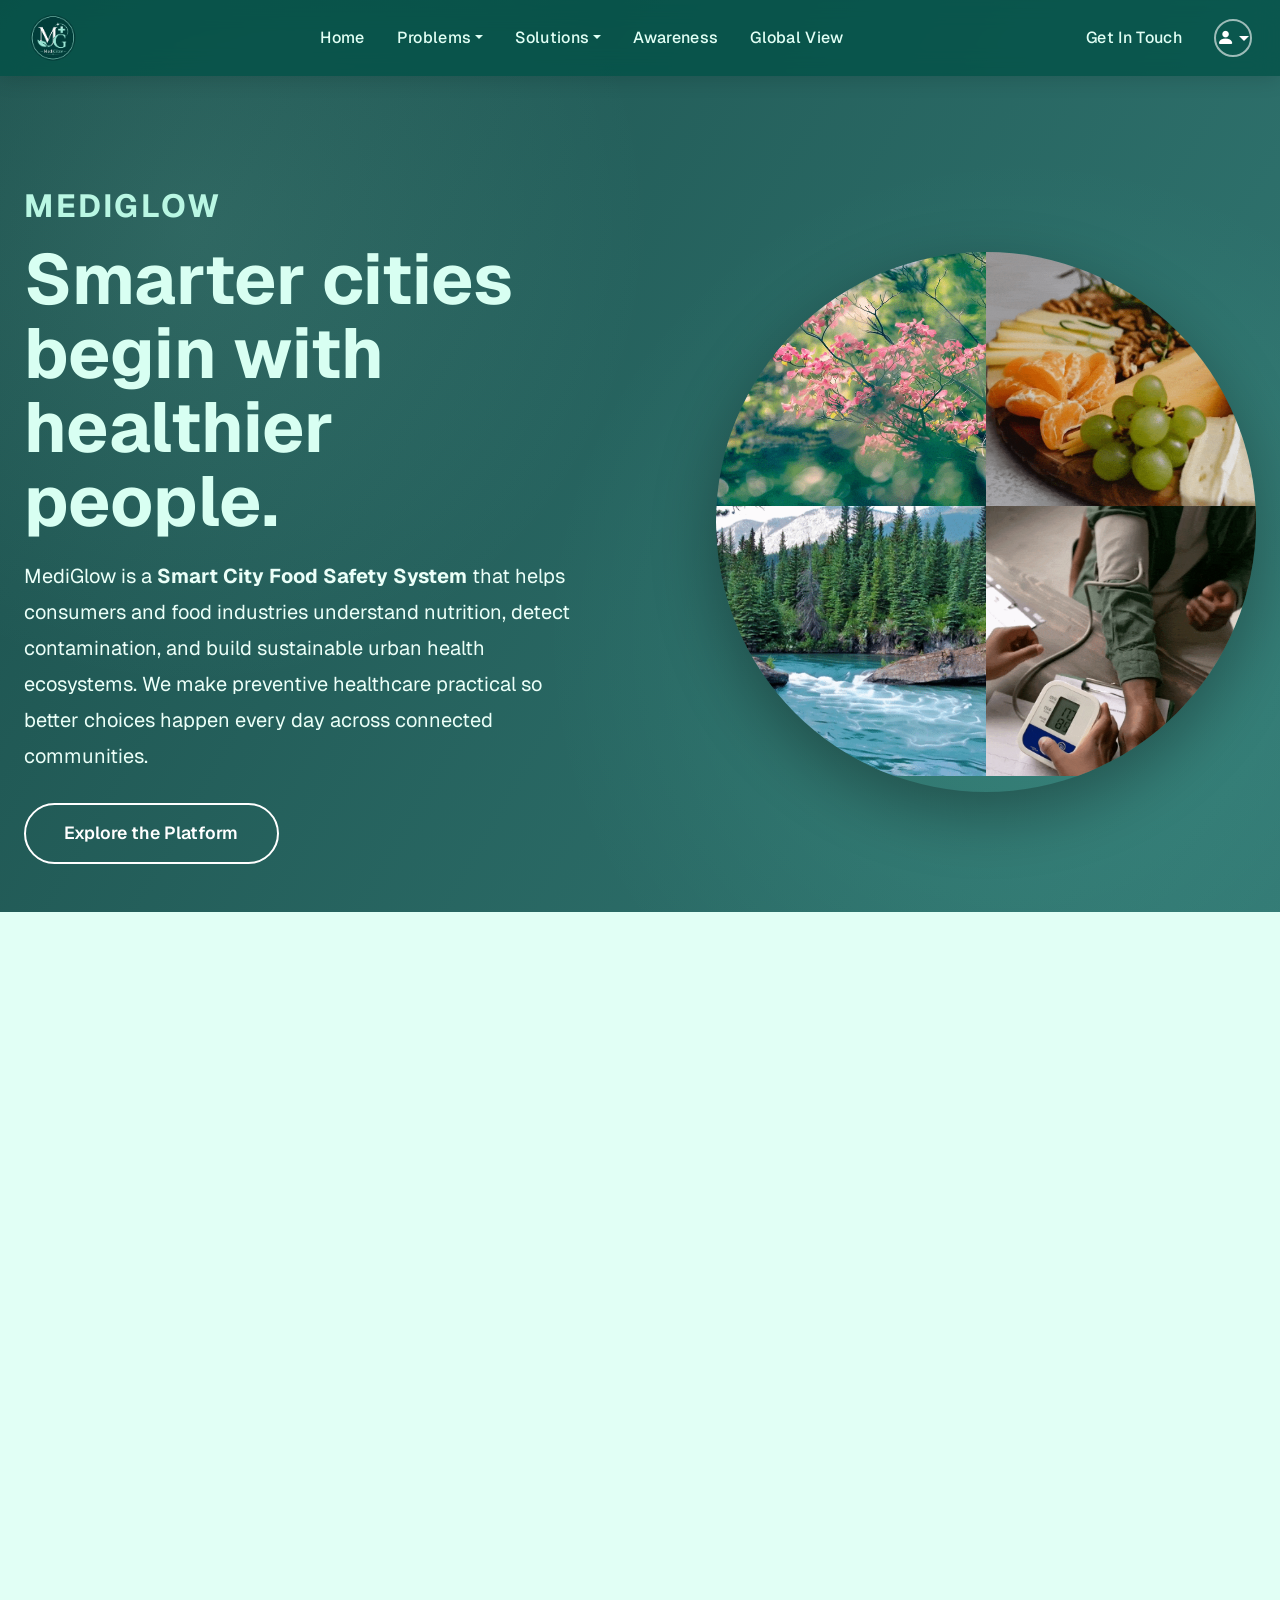
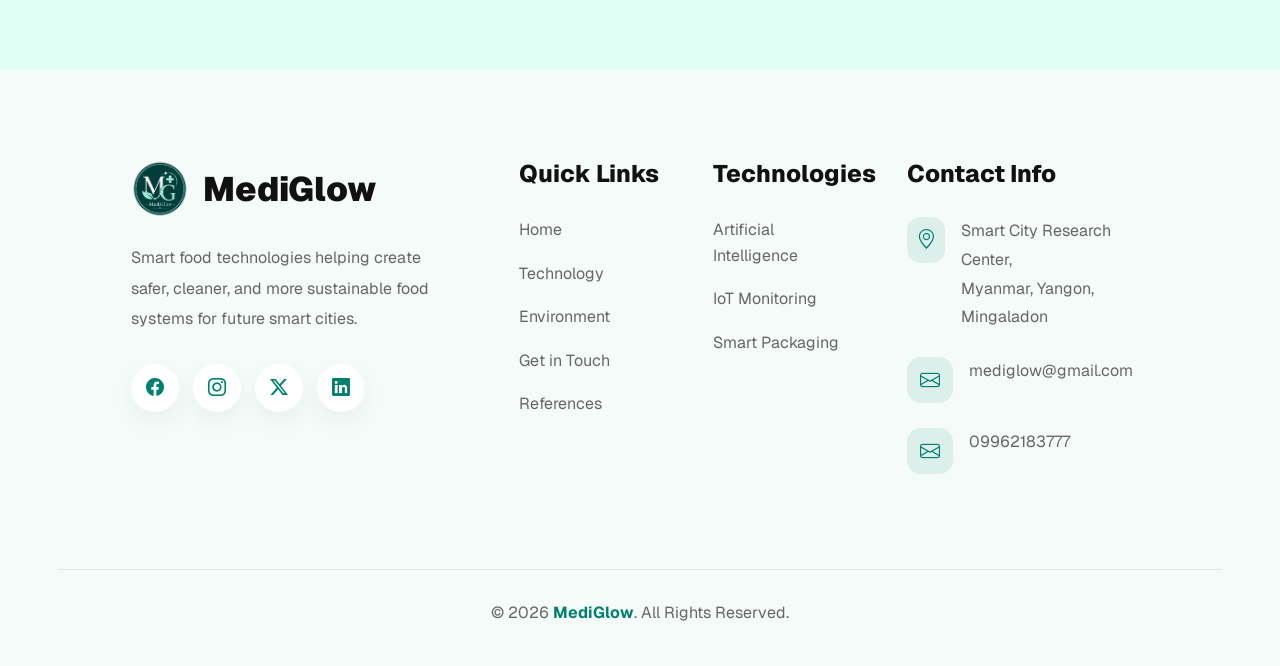
<file: index.html>
<!DOCTYPE html>
<html lang="en">
<head>
    <meta charset="UTF-8">
    <meta name="viewport" content="width=device-width, initial-scale=1.0, viewport-fit=cover">
    <title>MediGlow | Smart City Food Safety & Urban Health Platform</title>

    <!-- Favicon -->
    <link rel="icon" type="image/png" href="imgs/logo.png">

    <!-- Fonts -->
    <link href="https://fonts.googleapis.com/css2?family=Geist:wght@100..900&family=Poppins:wght@300;400;500;600;700;800&display=swap" rel="stylesheet">

    <!-- Bootstrap 5 CSS -->
    <link href="https://cdn.jsdelivr.net/npm/bootstrap@5.3.8/dist/css/bootstrap.min.css" rel="stylesheet">
    <link href="https://cdn.jsdelivr.net/npm/bootstrap-icons@1.13.1/font/bootstrap-icons.min.css" rel="stylesheet">

    <!-- AOS Animation Library -->
    <link href="https://unpkg.com/aos@2.3.1/dist/aos.css" rel="stylesheet">

    <!-- External CSS Files -->
    <link rel="stylesheet" href="css/base.css">
    <link rel="stylesheet" href="css/layout.css">
    <link rel="stylesheet" href="css/components.css">
    <link rel="stylesheet" href="css/pages.css">
    <link rel="stylesheet" href="css/footer.css">
    <style>
        html, body {
            overflow-x: hidden;
        }
    </style>
</head>
<body>

    <!-- Auth radio controls (CSS-only state management) -->
    <input type="radio" name="auth-state" id="auth-guest" hidden checked>
    <input type="radio" name="auth-state" id="auth-logged" hidden>
    <input type="radio" name="auth-panel" id="auth-form-fill" hidden checked>
    <input type="radio" name="auth-panel" id="auth-link-fill" hidden>

    <!-- ═══════════════ NAVBAR ═══════════════ -->
    <header>
        <nav class="navbar navbar-expand-lg" aria-label="Main navigation">
            <div class="container-fluid">
                <a href="#page-home" class="navbar-brand ms-lg-3" aria-label="MediGlow Home">
                    <img src="imgs/logo.png" alt="MediGlow logo - Smart City Food Safety" width="50" height="50">
                </a>
                <button type="button" class="navbar-toggler me-2" data-bs-toggle="offcanvas" data-bs-target="#offcanvas_nav" aria-controls="offcanvas_nav" aria-expanded="false" aria-label="Toggle navigation menu">
                    <span class="navbar-toggler-icon"></span>
                </button>

                <div class="collapse navbar-collapse" id="nav_id">
                    <ul class="navbar-nav mx-auto" role="menubar">
                        <li class="nav-item" role="none"><a class="nav-link nav_link_color" href="#page-home" role="menuitem">Home</a></li>
                        <li class="nav-item dropdown" role="none">
                            <a href="#" class="nav-link nav_link_color dropdown-toggle" data-bs-toggle="dropdown" role="menuitem" aria-haspopup="true" aria-expanded="false">Problems</a>
                            <ul class="dropdown-menu dropdown_menu_for_nav_items">
                                <li>
                                    <div class="row g-1">
                                        <div class="col-md-6"><a class="dropdown-item" href="consumer.html"><div class="row g-0 align-items-center"><div class="col-3 text-center dropdown_text_icon_box"><i class="bi bi-bandaid-fill" aria-hidden="true"></i></div><div class="col-9 dropdown_text_section ps-2"><h6>Consumers</h6><p>Health issues</p></div></div></a></div>
                                        <div class="col-md-6"><a class="dropdown-item" href="food_challenges_page.html"><div class="row g-0 align-items-center"><div class="col-3 text-center dropdown_text_icon_box"><i class="bi bi-fork-knife" aria-hidden="true"></i></div><div class="col-9 dropdown_text_section ps-2"><h6>Unsafe Food</h6><p>Food safety risks</p></div></div></a></div>
                                    </div>
                                </li>
                                <li>
                                    <div class="row g-1 mt-1">
                                        <div class="col-md-6"><a class="dropdown-item" href="#page-industry"><div class="row g-0 align-items-center"><div class="col-3 text-center dropdown_text_icon_box"><i class="bi bi-exclamation-triangle-fill" aria-hidden="true"></i></div><div class="col-9 dropdown_text_section ps-2"><h6>Industry</h6><p>Environmental impact</p></div></div></a></div>
                                        <div class="col-md-6"><a class="dropdown-item" href="environment.html"><div class="row g-0 align-items-center"><div class="col-3 text-center dropdown_text_icon_box"><i class="bi bi-tree-fill" aria-hidden="true"></i></div><div class="col-9 dropdown_text_section ps-2"><h6>Environment</h6><p>Pollution impact</p></div></div></a></div>
                                    </div>
                                </li>
                            </ul>
                        </li>
                        <li class="nav-item dropdown" role="none">
                            <a href="#" class="nav-link nav_link_color dropdown-toggle" data-bs-toggle="dropdown" role="menuitem" aria-haspopup="true" aria-expanded="false">Solutions</a>
                            <ul class="dropdown-menu dropdown_menu_for_nav_items">
                                <li>
                                    <div class="row g-1">
                                        <div class="col-md-6"><a class="dropdown-item" href="ai_detection.html"><div class="row g-0 align-items-center"><div class="col-3 text-center dropdown_text_icon_box"><i class="bi bi-search" aria-hidden="true"></i></div><div class="col-9 dropdown_text_section ps-2"><h6>AI Detection</h6><p>Smart scanning</p></div></div></a></div>
                                        <div class="col-md-6"><a class="dropdown-item" href="index.html#page-smart-packaging"><div class="row g-0 align-items-center"><div class="col-3 text-center dropdown_text_icon_box"><i class="bi bi-box-seam-fill" aria-hidden="true"></i></div><div class="col-9 dropdown_text_section ps-2"><h6>Smart Packaging</h6><p>Freshness tracking</p></div></div></a></div>
                                        <div class="col-md-6"><a class="dropdown-item" href="modern_technology.html"><div class="row g-0 align-items-center"><div class="col-3 text-center dropdown_text_icon_box"><i class="bi bi-cpu" aria-hidden="true"></i></div><div class="col-9 dropdown_text_section ps-2"><h6>Modern Technology</h6><p>Sensers & apps</p></div></div></a></div>
                                    </div>
                                </li>
                            </ul>
                        </li>
                        <li class="nav-item" role="none"><a class="nav-link nav_link_color" href="#page-awareness" role="menuitem">Awareness</a></li>
                        <li class="nav-item" role="none"><a class="nav-link nav_link_color" href="#page-global" role="menuitem">Global View</a></li>
                    </ul>
                    <ul class="navbar-nav me-lg-3" role="menubar">
                        <li class="nav-item" role="none"><a class="nav-link nav_link_color" href="#page-about" role="menuitem">Get In Touch</a></li>
                    </ul>

                    <!-- Logged-in user dropdown (large screens) -->
                    <div class="auth-user dropdown logged_in_lg me-lg-4">
                        <a href="#" class="d-flex align-items-center nav-link dropdown-toggle" data-bs-toggle="dropdown" aria-haspopup="true" aria-expanded="false" aria-label="User menu">
                            <span class="rounded-circle bg-secondary d-flex align-items-center justify-content-center text-white" style="width:32px;height:32px;font-size:0.8rem;" aria-hidden="true">A</span>
                        </a>
                        <ul class="dropdown-menu dropdown-menu-end dropdown_menu_for_profile">
                            <li class="px-3 py-2"><div style="font-weight:600;">Anonymous</div></li>
                            <li><hr class="dropdown-divider"></li>
                            <li><a class="dropdown-item" href="#">Profile</a></li>
                            <li><label for="auth-guest" class="dropdown-item text-danger" style="cursor:pointer;">Logout</label></li>
                        </ul>
                    </div>

                    <!-- Guest login button (large screens) -->
                    <div class="dropdown logged_out d-none d-lg-flex pe-lg-3">
                        <a href="#" class="nav-user-icon-btn dropdown-toggle" data-bs-toggle="dropdown" aria-haspopup="true" aria-expanded="false" aria-label="Login or sign up">
                            <i class="bi bi-person-fill" aria-hidden="true"></i>
                        </a>
                        <ul class="dropdown-menu dropdown-menu-end dropdown_menu_for_profile">
                            <li><a class="dropdown-item" href="#modal_login" data-bs-toggle="modal">Login</a></li>
                            <li><a class="dropdown-item" href="#modal_register" data-bs-toggle="modal">Sign Up</a></li>
                        </ul>
                    </div>
                </div>

                <!-- Offcanvas mobile menu -->
                <div class="offcanvas offcanva_for_small_devices offcanvas-end d-lg-none" id="offcanvas_nav" tabindex="-1" aria-label="Mobile navigation menu">
                    <div class="offcanvas-header offcanva_header_for_navbar">
                        <a href="#page-home" class="navbar-brand"><img src="imgs/logo.png" height="32" alt="MediGlow"></a>
                        <button type="button" class="btn-close btn-close-white pe-4" data-bs-dismiss="offcanvas" aria-label="Close menu"></button>
                    </div>
                    <div class="offcanvas-body px-4 pt-3">
                        <div class="logged_in_sm justify-content-center mb-3">
                            <div class="dropdown">
                                <a href="#" class="d-flex align-items-center nav-link dropdown-toggle" data-bs-toggle="dropdown" aria-label="User menu"><span class="rounded-circle bg-secondary d-flex align-items-center justify-content-center text-white" style="width:32px;height:32px;">A</span></a>
                                <ul class="dropdown-menu dropdown-menu-end dropdown_menu_for_profile">
                                    <li class="px-3 py-2"><div>Anonymous</div></li>
                                    <li><hr class="dropdown-divider"></li>
                                    <li><a class="dropdown-item" href="#">Profile</a></li>
                                    <li><label for="auth-guest" class="dropdown-item text-danger">Logout</label></li>
                                </ul>
                            </div>
                        </div>
                        <ul class="navbar-nav">
                            <li class="nav-item mt-2"><a class="nav-link nav_link_color" href="index.html">Home</a></li>
                            <li class="nav-item mt-2"><a class="nav-link nav_link_color" href="index.html#page-awareness">Awareness</a></li>
                            <li class="nav-item mt-2"><a class="nav-link nav_link_color" href="index.html#page-global">Global View</a></li>
                            <li class="nav-item mt-2"><a class="nav-link nav_link_color" href="consumer.html" >Consumers</a></li>
                            <li class="nav-item mt-2"><a class="nav-link nav_link_color" href="food_challenges_page.html" >Unsafe Food</a></li>
                            <li class="nav-item mt-2"><a class="nav-link nav_link_color" href="environment.html" >Environment</a></li>
                            <li class="nav-item mt-2"><a class="nav-link nav_link_color" href="ai_detection.html">AI Detection</a></li>
                            <li class="nav-item mt-2"><a class="nav-link nav_link_color" href="index.html#page-industry" >Industry Impact</a></li>
                            <li class="nav-item mt-2"><a class="nav-link nav_link_color" href="index.html#page-smart-packaging">Smart Packaging</a></li>
                            <li class="nav-item mt-2"><a class="nav-link nav_link_color" href="modern_technology.html" >Modern Technology</a></li>
                            <li class="nav-item mt-2"><a class="nav-link nav_link_color" href="index.html#page-about">About Us</a></li>
                        </ul>
                        <hr style="border-color:rgba(255,255,255,0.3);">
                        <div class="d-flex justify-content-center logged_out gap-3">
                            <a href="#modal_login_sm" data-bs-toggle="modal" class="btn btn-outline-light btn-sm">Login</a>
                            <a href="#modal_register_sm" data-bs-toggle="modal" class="btn btn-light btn-sm">Sign Up</a>
                        </div>
                    </div>
                </div>
            </div>
        </nav>
    </header>

    <!-- ═══════════════ PAGE: HOME ═══════════════ -->
    <main class="page-content" id="page-home">
        <!-- Hero Section -->
        <section class="hero" aria-labelledby="hero-heading">
            <div class="hero-inner">
                <div>
                    <p class="brand">MediGlow</p>
                    <h1 class="hero-title" id="hero-heading">Smarter cities begin with healthier people.</h1>
                    <p class="hero-copy">MediGlow is a <strong>Smart City Food Safety System</strong> that helps consumers and food industries understand nutrition, detect contamination, and build sustainable urban health ecosystems. We make preventive healthcare practical so better choices happen every day across connected communities.</p>
                    <a href="#problem-section" class="hero-btn">Explore the Platform</a>
                </div>
                <div class="circle-gallery" aria-label="Food safety and community wellness image collage">
                    <figure class="quarter tl"><img src="gifs/gif1.gif" alt="Fresh healthy produce being inspected" loading="lazy"></figure>
                    <figure class="quarter tr"><img src="gifs/gif2.gif" alt="Community wellness and healthcare" loading="lazy"></figure>
                    <figure class="quarter bl"><img src="gifs/gif3.gif" alt="Food safety quality check process" loading="lazy"></figure>
                    <figure class="quarter br"><img src="gifs/gif4.gif" alt="Urban community health monitoring" loading="lazy"></figure>
                </div>
            </div>
        </section>

        <!-- Problem Section -->
        <section id="problem-section" aria-labelledby="problem-heading">
            <div class="container" style="margin-top:5rem;">
                <div class="row g-4">
                    <h2 class="section-title" id="problem-heading" data-aos="fade-up">Urban Food Safety Challenges</h2>
                    <div class="col-md-6" data-aos="fade-right" data-aos-delay="100">
                        <article class="card-primary p-3 h-100">
                            <div class="row align-items-center g-3">
                                <div class="col-auto"><img src="unsafe_food.png" class="problem_img" alt="Unsafe food warning symbol" loading="lazy"></div>
                                <div class="col"><h5 class="fw-bold">Unsafe Food in Cities</h5><p>Urban food supply chains often contain unsafe chemicals, artificial colors, or poor-quality ingredients that threaten public health.</p><a href="#" class="problem_link">Learn More</a></div>
                            </div>
                        </article>
                    </div>
                    <div class="col-md-6" data-aos="fade-left" data-aos-delay="150">
                        <article class="card-primary p-3 h-100">
                            <div class="row align-items-center g-3">
                                <div class="col-auto"><img src="imgs/food_awareness.png" class="problem_img" alt="Food awareness education icon" loading="lazy"></div>
                                <div class="col"><h5 class="fw-bold">Low Citizen Awareness</h5><p>Many urban residents lack knowledge about nutrition labels, food safety standards, and healthy eating practices.</p><a href="#" class="problem_link">Learn More</a></div>
                            </div>
                        </article>
                    </div>
                    <div class="col-md-6" data-aos="fade-right" data-aos-delay="200">
                        <article class="card-primary p-3 h-100">
                            <div class="row align-items-center g-3">
                                <div class="col-auto"><img src="imgs/industries_practices.png" class="problem_img" alt="Industrial food processing" loading="lazy"></div>
                                <div class="col"><h5 class="fw-bold">Poor Industry Practices</h5><p>Urban food producers and vendors often bypass safety standards during processing, storage, and distribution.</p><a href="#" class="problem_link">Learn More</a></div>
                            </div>
                        </article>
                    </div>
                    <div class="col-md-6" data-aos="fade-left" data-aos-delay="250">
                        <article class="card-primary p-3 h-100">
                            <div class="row align-items-center g-3">
                                <div class="col-auto"><img src="imgs/environmental_impact.png" class="problem_img" alt="Environmental pollution impact" loading="lazy"></div>
                                <div class="col"><h5 class="fw-bold">Environmental Impact</h5><p>Chemical waste from urban food industries pollutes water, soil, and air — degrading the city ecosystem.</p><a href="#" class="problem_link">Learn More</a></div>
                            </div>
                        </article>
                    </div>
                </div>
            </div>
        </section>

        <!-- Why It Matters -->
        <section aria-labelledby="matters-heading">
            <div class="container">
                <div class="row g-5 mt-5">
                    <h2 class="section-title" id="matters-heading" data-aos="fade-up">Why It Matters for Urban Communities</h2>
                    <div class="col-lg-4 col-md-6 d-flex" data-aos="zoom-in" data-aos-delay="100">
                        <article class="card-secondary w-100"><h5 class="text-center">Public Health</h5><p class="mt-3">Unsafe food leads to increased disease burden on city healthcare systems, weakened immunity, and long-term chronic conditions.</p></article>
                    </div>
                    <div class="col-lg-4 col-md-6 d-flex" data-aos="zoom-in" data-aos-delay="200">
                        <article class="card-secondary w-100"><h5 class="text-center">Industrial Responsibility</h5><p class="mt-3">Poor urban food standards affect entire neighborhoods. Smart monitoring holds industries accountable.</p></article>
                    </div>
                    <div class="col-lg-4 col-md-6 d-flex" data-aos="zoom-in" data-aos-delay="300">
                        <article class="card-secondary w-100"><h5 class="text-center">City Sustainability</h5><p class="mt-3">Food waste and chemical runoff pollute urban water sources and green spaces, undermining sustainability goals.</p></article>
                    </div>
                </div>
            </div>
        </section>

        <!-- Smart Solutions -->
        <section id="solutions-section" aria-labelledby="solutions-heading">
            <div class="container mt-5">
                <div class="row g-5 justify-content-center">
                    <h2 class="section-title" id="solutions-heading" data-aos="fade-up">Smart City Solutions</h2>
                    <div class="col-lg-4 col-md-6 mt-5" data-aos="flip-left" data-aos-delay="100">
                        <article class="card-solution">
                            <div class="solution_icon"><i class="bi bi-search" aria-hidden="true"></i></div>
                            <h4>AI Detection Systems</h4>
                            <p>AI-powered urban food scanners analyze safety and detect harmful chemicals in real time across city markets.</p>
                            <a href="#page-ai-detection" class="solution_btn">Explore More</a>
                        </article>
                    </div>
                    <div class="col-lg-4 col-md-6 mt-5" data-aos="flip-left" data-aos-delay="200">
                        <article class="card-solution">
                            <div class="solution_icon"><i class="bi bi-box-seam-fill" aria-hidden="true"></i></div>
                            <h4>Smart Packaging</h4>
                            <p>Connected packaging tracks freshness and displays contamination risks — integrated into city-wide monitoring networks.</p>
                            <a href="#page-smart-packaging" class="solution_btn">Explore More</a>
                        </article>
                    </div>
                    <div class="col-lg-4 col-md-6 mt-5" data-aos="flip-left" data-aos-delay="300">
                        <article class="card-solution">
                            <div class="solution_icon"><i class="bi bi-laptop" aria-hidden="true"></i></div>
                            <h4>IoT Infrastructure</h4>
                            <p>Sensors, smart apps, and connected devices create a city-wide quality control network across the entire food supply chain.</p>
                            <a href="#page-ai-detection" class="solution_btn">Explore More</a>
                        </article>
                    </div>
                </div>
            </div>
        </section>

        <!-- FAQs -->
        <section aria-labelledby="faq-heading">
            <div class="container mb-5 pb-4">
                <h2 class="faq_title" id="faq-heading" data-aos="fade-up" style="margin-top: 6rem;">Frequently Asked Questions</h2>
                <div class="row">
                    <div class="col-lg-4 col-md-10 mt-5" data-aos="fade-right">
                        <form aria-label="Ask a question form">
                            <div class="row g-2 mb-2">
                                <div class="col-lg-6"><label class="form-label" for="faq-name">Your Name:</label><input class="form_boxes" id="faq-name" type="text" placeholder="e.g., Maria"></div>
                                <div class="col-lg-6"><label class="form-label" for="faq-email">Your Email:</label><input class="form_boxes" id="faq-email" type="email" placeholder="hello@example.com"></div>
                            </div>
                            <div class="row mb-2"><div class="col-lg-12"><label class="form-label" for="faq-subject">Subject:</label><input class="form_boxes" id="faq-subject" type="text" placeholder="Food safety inquiry"></div></div>
                            <div class="row mb-2"><div class="col-lg-12"><label class="form-label" for="faq-question">Your Question:</label><textarea class="form_boxes" id="faq-question" rows="5" placeholder="Write your question..."></textarea></div></div>
                            <button type="button" class="form_btn" data-bs-toggle="modal" data-bs-target="#succcessModal">Send Question</button>
                        </form>
                    </div>
                    <div class="col-lg-8 col-md-10 mt-5" data-aos="fade-left">
                        <div class="accordion accordion-flush" id="parentaccordion">
                            <div class="accordion-item mb-2"><h2 class="accordion-header"><button class="accordion-button" data-bs-toggle="collapse" data-bs-target="#accordion-1" aria-expanded="true" aria-controls="accordion-1">How does unsafe food affect urban communities?</button></h2><div class="collapse show accordion-collapse" id="accordion-1" data-bs-parent="#parentaccordion"><div class="accordion-body">Unsafe food may contain harmful chemicals or contamination, leading to food poisoning outbreaks that strain city hospitals, weaken community immunity, and create long-term public health crises.</div></div></div>
                            <div class="accordion-item mb-2"><h2 class="accordion-header"><button class="accordion-button collapsed" data-bs-toggle="collapse" data-bs-target="#accordion-2" aria-expanded="false" aria-controls="accordion-2">How do industries impact smart city food safety?</button></h2><div class="collapse accordion-collapse" id="accordion-2" data-bs-parent="#parentaccordion"><div class="accordion-body">Poor waste disposal, excessive chemical use, and unmonitored production methods pollute urban resources and reduce food quality across the city supply chain.</div></div></div>
                            <div class="accordion-item mb-2"><h2 class="accordion-header"><button class="accordion-button collapsed" data-bs-toggle="collapse" data-bs-target="#accordion-3" aria-expanded="false" aria-controls="accordion-3">How can technology improve urban food safety?</button></h2><div class="collapse accordion-collapse" id="accordion-3" data-bs-parent="#parentaccordion"><div class="accordion-body">AI food testing, smart packaging sensors, and IoT monitoring networks detect contamination in real time — sending instant alerts across the smart city infrastructure.</div></div></div>
                            <div class="accordion-item mb-2"><h2 class="accordion-header"><button class="accordion-button collapsed" data-bs-toggle="collapse" data-bs-target="#accordion-4" aria-expanded="false" aria-controls="accordion-4">Why is food safety critical for sustainable cities?</button></h2><div class="collapse accordion-collapse" id="accordion-4" data-bs-parent="#parentaccordion"><div class="accordion-body">Safe food and clean water are foundational to building resilient, healthy urban communities. Without them, cities cannot achieve sustainability or public health goals.</div></div></div>
                        </div>
                    </div>
                </div>
            </div>
        </section>
    </main>

    <!-- ═══════════════ PAGE: AWARENESS ═══════════════ -->
    <div class="page-content" id="page-awareness">
        <section class="awareness-hero" aria-labelledby="awareness-heading">
            <div class="container"><div class="row"><div class="col-lg-7" data-aos="fade-right"><h1 id="awareness-heading">The Hidden Crisis Inside Our Urban Food System</h1><p>Food contamination, chemical exposure, and environmental pollution threaten millions of city dwellers. Learn how unsafe food impacts public health and urban ecosystems.</p></div></div></div>
        </section>
        <section class="py-5" aria-labelledby="dangers-heading">
            <div class="container"><h2 class="awareness-section-title" id="dangers-heading" data-aos="fade-up">Silent Dangers in Urban Food Supply</h2><p class="awareness-section-sub">How unsafe food threatens city public health and the environment</p><div class="row g-4">
                <div class="col-lg-6" data-aos="fade-right"><article class="card-secondary p-0 overflow-hidden"><img src="imgs/food_awareness.png" alt="Unsafe food exposure risks in urban areas" class="w-100" style="height:260px;object-fit:cover;" loading="lazy"><div class="p-4"><span class="tag">PUBLIC HEALTH THREAT</span><h4>Unsafe Food Exposure</h4><p>Contaminated food containing chemicals, dyes, and bacteria continues to enter urban supply chains in many developing cities.</p></div></article></div>
                <div class="col-lg-6" data-aos="fade-left"><article class="card-secondary p-0 overflow-hidden"><img src="imgs/industriy_awareness.png" alt="Health consequences of food contamination" class="w-100" style="height:260px;object-fit:cover;" loading="lazy"><div class="p-4"><span class="tag">HEALTH CONSEQUENCES</span><h4>The Dangerous Effects of Contamination</h4><p>WHO reports unsafe food can cause over 200 diseases — from acute food poisoning to long-term organ damage and cancer.</p></div></article></div>
            </div></div>
        </section>
        <section class="py-5" aria-labelledby="risks-heading">
            <div class="container"><h2 class="awareness-section-title" id="risks-heading">Health Risks Hiding in Everyday Meals</h2><p class="awareness-section-sub">Common dangers caused by poor food safety systems in urban environments</p><div class="row g-4">
                <div class="col-md-4" data-aos="zoom-in"><article class="card-primary text-center p-4"><div class="mini-icon"><i class="bi bi-virus" aria-hidden="true"></i></div><h5>Food Poisoning</h5><p>Bacteria like Salmonella from poor hygiene and contaminated ingredients cause severe illness in dense urban populations.</p></article></div>
                <div class="col-md-4" data-aos="zoom-in"><article class="card-primary text-center p-4"><div class="mini-icon"><i class="bi bi-exclamation-triangle" aria-hidden="true"></i></div><h5>Chemical Exposure</h5><p>Artificial dyes, pesticides, and preservatives accumulate in the body and can slowly damage organs over years of exposure.</p></article></div>
                <div class="col-md-4" data-aos="zoom-in"><article class="card-primary text-center p-4"><div class="mini-icon"><i class="bi bi-globe" aria-hidden="true"></i></div><h5>Food Waste Pollution</h5><p>Urban landfill methane from food waste accelerates climate change and harms the surrounding city ecosystem.</p></article></div>
            </div></div>
        </section>
        <section class="py-5" aria-labelledby="environment-heading">
            <div class="container"><div class="impact-section"><div class="row align-items-center g-5"><div class="col-lg-7" data-aos="fade-right"><img src="imgs/food_awareness.png" class="w-100 rounded" alt="Food industry environmental impact overview" loading="lazy"></div><div class="col-lg-5" data-aos="fade-left"><div class="issue-list"><h5 id="environment-heading">How Urban Food Systems Harm the Environment</h5><ul><li>Methane from food waste contributes to global warming.</li><li>Plastic packaging pollutes city rivers and oceans.</li><li>Deforestation for farming destroys natural habitats.</li><li>Chemicals and factory waste contaminate urban air and water.</li></ul></div></div></div></div></div>
        </section>
        <section class="py-5" aria-labelledby="innovations-heading">
            <div class="container"><h2 class="awareness-section-title" id="innovations-heading">Smart Innovations for Safer Cities</h2><p class="awareness-section-sub">Technology-driven solutions improving urban food safety and sustainability</p><div class="row g-4">
                <div class="col-md-3" data-aos="fade-up"><article class="card-primary text-center p-4"><div class="solution-icon-aw"><i class="bi bi-search" aria-hidden="true"></i></div><h5>AI Detection</h5><p>Artificial intelligence identifies contaminated food faster.</p><a href="#page-ai-detection" class="solution-btn-aw">Learn more</a></article></div>
                <div class="col-md-3" data-aos="fade-up"><article class="card-primary text-center p-4"><div class="solution-icon-aw"><i class="bi bi-box-seam-fill" aria-hidden="true"></i></div><h5>Smart Packaging</h5><p>Connected packaging tracks freshness and reduces waste.</p><a href="#page-smart-packaging" class="solution-btn-aw">Learn more</a></article></div>
                <div class="col-md-3" data-aos="fade-up"><article class="card-primary text-center p-4"><div class="solution-icon-aw"><i class="bi bi-router-fill" aria-hidden="true"></i></div><h5>IoT Monitoring</h5><p>Sensors monitor storage conditions for city-wide safety.</p><button class="solution-btn-aw">Learn more</button></article></div>
                <div class="col-md-3" data-aos="fade-up"><article class="card-primary text-center p-4"><div class="solution-icon-aw"><i class="bi bi-flower3" aria-hidden="true"></i></div><h5>Sustainable Systems</h5><p>Eco-friendly urban systems reduce pollution and protect nature.</p><button class="solution-btn-aw">Learn more</button></article></div>
            </div></div>
        </section>
    </div>

    <!-- ═══════════════ PAGE: GLOBAL VIEW ═══════════════ -->
    <div class="page-content" id="page-global">
        <section class="comparison_section py-5" aria-labelledby="global-heading">
            <div class="container">
                <div class="text-center comparison_heading">
                    <span class="mini_tag">GLOBAL FOOD SAFETY</span>
                    <h1 id="global-heading">Myanmar vs Smart City Food Systems</h1>
                    <p>Comparing Myanmar with countries using advanced food technology shows how smart systems, sustainable packaging, and AI monitoring can improve urban consumer safety and industrial standards.</p>
                </div>
                <div class="row g-4 mt-2">
                    <!-- Myanmar Card -->
                    <div class="col-xl-6" data-aos="fade-up"><article class="country_box myanmar_box h-100"><div class="country_image"><img src="myanmar_market.jpg" alt="Traditional market in Myanmar" loading="lazy"></div><div class="country_content"><div class="country_top"><span>🇲🇲 Developing System</span><h2>Myanmar</h2></div><p>Myanmar is still improving its urban food safety and industrial monitoring systems. Many local markets rely on basic packaging and manual handling.</p><div class="feature_grid"><div class="feature_item"><h5>Food Packaging</h5><p>Limited smart packaging and incomplete labeling.</p></div><div class="feature_item"><h5>Industry Monitoring</h5><p>Food quality checks are still mostly manual.</p></div><div class="feature_item"><h5>Consumer Safety</h5><p>Concerns about chemicals and hygiene remain.</p></div><div class="feature_item"><h5>Technology Use</h5><p>Digital tracking and AI are still developing.</p></div></div></div></article></div>
                    <!-- Singapore Card -->
                    <div class="col-xl-6" data-aos="fade-up"><article class="country_box smart_box h-100"><div class="country_image"><img src="singapore_food.jpeg" alt="Modern food technology in Singapore" loading="lazy"></div><div class="country_content"><div class="country_top"><span>🇸🇬 Smart Technology Leader</span><h2>Singapore</h2></div><p>Singapore uses advanced technology and strict regulations to maintain high food safety standards across its urban environment.</p><div class="feature_grid"><div class="feature_item"><h5>Smart Packaging</h5><p>Packaging monitors freshness and temperature.</p></div><div class="feature_item"><h5>AI Detection</h5><p>AI systems detect unsafe food quickly.</p></div><div class="feature_item"><h5>Food Traceability</h5><p>QR systems track food from source to consumer.</p></div><div class="feature_item"><h5>Sustainability</h5><p>Eco-friendly production and waste reduction.</p></div></div></div></article></div>
                    <!-- Myanmar Industries -->
                    <div class="col-xl-6" data-aos="fade-up"><article class="country_box myanmar_box h-100"><div class="country_image"><img src="imgs/industry_img.png" alt="Myanmar food industry operations" loading="lazy"></div><div class="country_content"><div class="country_top"><span>🇲🇲 Current Challenges</span><h2>Myanmar Industries</h2></div><p>Urban food industries in Myanmar are growing rapidly but still face quality control and sustainability challenges.</p><div class="feature_grid"><div class="feature_item"><h5>Storage Systems</h5><p>Limited cold-chain and temperature monitoring.</p></div><div class="feature_item"><h5>Food Waste</h5><p>Waste management systems need improvement.</p></div><div class="feature_item"><h5>Consumer Awareness</h5><p>Nutrition awareness is still increasing.</p></div><div class="feature_item"><h5>Regulations</h5><p>Safety regulations are improving gradually.</p></div></div></div></article></div>
                    <!-- Japan Card -->
                    <div class="col-xl-6" data-aos="fade-up"><article class="country_box smart_box h-100"><div class="country_image"><img src="imgs/janpan_food.jpg" alt="Japanese food safety technology" loading="lazy"></div><div class="country_content"><div class="country_top"><span>🇯🇵 Advanced Smart Systems</span><h2>Japan</h2></div><p>Japan combines strict hygiene with modern smart packaging and digital monitoring across its urban food infrastructure.</p><div class="feature_grid"><div class="feature_item"><h5>Smart Labels</h5><p>QR labels provide full nutrition and safety data.</p></div><div class="feature_item"><h5>Eco Packaging</h5><p>Sustainable, recyclable packaging widely used.</p></div><div class="feature_item"><h5>Digital Monitoring</h5><p>Sensors monitor freshness during transport.</p></div><div class="feature_item"><h5>Clean Production</h5><p>High industrial hygiene standards.</p></div></div></div></article></div>
                    <!-- South Korea -->
                    <div class="col-xl-6" data-aos="fade-up"><article class="country_box smart_box h-100"><div class="country_image"><img src="imgs/korea_food.avif" alt="South Korean food innovation" loading="lazy"></div><div class="country_content"><div class="country_top"><span>🇰🇷 Digital Food Innovation</span><h2>South Korea</h2></div><p>South Korea uses smart factories, AI monitoring, and automated inspection to protect urban consumers.</p><div class="feature_grid"><div class="feature_item"><h5>AI Quality Checks</h5><p>AI detects contamination and damage quickly.</p></div><div class="feature_item"><h5>Smart Factories</h5><p>Automated systems improve hygiene.</p></div><div class="feature_item"><h5>Digital Labels</h5><p>Consumers scan for full product details.</p></div><div class="feature_item"><h5>Cold Chain Systems</h5><p>Advanced storage keeps food fresh.</p></div></div></div></article></div>
                    <!-- Germany -->
                    <div class="col-xl-6" data-aos="fade-up"><article class="country_box smart_box h-100"><div class="country_image"><img src="imgs/germany_food.webp" alt="German sustainable food systems" loading="lazy"></div><div class="country_content"><div class="country_top"><span>🇩🇪 Sustainable Food Systems</span><h2>Germany</h2></div><p>Germany focuses on sustainable urban food industries, eco-packaging, and strict environmental regulations.</p><div class="feature_grid"><div class="feature_item"><h5>Eco Packaging</h5><p>Recyclable and biodegradable materials.</p></div><div class="feature_item"><h5>Strict Regulations</h5><p>Strong hygiene and safety standards.</p></div><div class="feature_item"><h5>Waste Reduction</h5><p>Smart systems reduce urban food waste.</p></div><div class="feature_item"><h5>Consumer Transparency</h5><p>Detailed ingredient and nutrition info.</p></div></div></div></article></div>
                    <!-- USA -->
                    <div class="col-xl-6" data-aos="fade-up"><article class="country_box smart_box h-100"><div class="country_image"><img src="us_food.png" alt="US AI food monitoring" loading="lazy"></div><div class="country_content"><div class="country_top"><span>🇺🇸 AI & Smart Monitoring</span><h2>United States</h2></div><p>The US uses AI, IoT sensors, and large-scale monitoring to improve urban food safety and efficiency.</p><div class="feature_grid"><div class="feature_item"><h5>IoT Sensors</h5><p>Real-time temperature and storage monitoring.</p></div><div class="feature_item"><h5>Food Traceability</h5><p>Digital supply chain tracking.</p></div><div class="feature_item"><h5>AI Predictions</h5><p>Contamination risk prediction models.</p></div><div class="feature_item"><h5>Smart Packaging</h5><p>Detects spoilage and freshness.</p></div></div></div></article></div>
                    <!-- Thailand -->
                    <div class="col-xl-6" data-aos="fade-up"><article class="country_box smart_box h-100"><div class="country_image"><img src="thailand_food.webp" alt="Thai food industry growth" loading="lazy"></div><div class="country_content"><div class="country_top"><span>🇹🇭 ASEAN Food Industry Growth</span><h2>Thailand</h2></div><p>Thailand has improved urban food export quality through better packaging and modern industrial technology.</p><div class="feature_grid"><div class="feature_item"><h5>Export Standards</h5><p>International food safety compliance.</p></div><div class="feature_item"><h5>Modern Packaging</h5><p>Freshness-preserving packaging systems.</p></div><div class="feature_item"><h5>Food Inspections</h5><p>Regular industrial quality checks.</p></div><div class="feature_item"><h5>Technology Growth</h5><p>Smart production increasingly adopted.</p></div></div></div></article></div>
                </div>
            </div>
        </section>
    </div>

    




    <!-- ═══════════════ PAGE: INDUSTRY IMPACT ═══════════════ -->
    <div class="page-content page-industry" id="page-industry">
        <section class="industry-hero" aria-labelledby="industry-heading"><div class="container"><h1 id="industry-heading" data-aos="fade-up">The Environmental Impact of Urban Food Industry</h1><p class="lead mt-3" data-aos="fade-up" data-aos-delay="100">Food production supports billions, but modern industrial systems create massive environmental pressure through pollution, greenhouse gas emissions, deforestation, water overconsumption, and urban food waste.</p></div></section>
        <div class="container py-5">
            <h2 class="industry-section-title" data-aos="fade-up">Key Industrial Challenges</h2>
            <p class="industry-section-sub" data-aos="fade-up">How urban food production harms ecosystems and city environments</p>
            <div class="row g-4">
                <div class="col-lg-4" data-aos="fade-up"><article class="industry-feature-card"><div class="feature-icon"><i class="bi bi-trash3" aria-hidden="true"></i></div><h3>Food Waste</h3><p class="mb-0">Nearly one-third of all food produced globally is wasted. This wastes energy, land, water, labor, and increases methane emissions in city landfills.</p></article></div>
                <div class="col-lg-4" data-aos="fade-up" data-aos-delay="100"><article class="industry-feature-card"><div class="feature-icon"><i class="bi bi-flower2" aria-hidden="true"></i></div><h3>Industrial Farming</h3><p class="mb-0">Modern farming relies heavily on pesticides, chemical fertilizers, and machinery that damage urban ecosystems and pollute water systems.</p></article></div>
                <div class="col-lg-4" data-aos="fade-up" data-aos-delay="200"><article class="industry-feature-card"><div class="feature-icon"><i class="bi bi-building" aria-hidden="true"></i></div><h3>Urban Waste</h3><p class="mb-0">Cities produce large amounts of restaurant and household food waste, placing pressure on landfills and increasing greenhouse gases.</p></article></div>
            </div>
            <div class="industry-stats-band mt-5" data-aos="fade-up">
                <div class="row g-4 text-center">
                    <div class="col-md-4"><div class="industry-stat">30%</div><p>of global greenhouse gas emissions are connected to food systems.</p></div>
                    <div class="col-md-4"><div class="industry-stat">70%</div><p>of freshwater use worldwide is linked to agriculture and food production.</p></div>
                    <div class="col-md-4"><div class="industry-stat">1/3</div><p>of food produced globally is wasted every year.</p></div>
                </div>
            </div>
            <div class="row g-4 mt-5 align-items-stretch" data-aos="fade-up">
                <div class="col-lg-6"><article class="industry-visual-block h-100"><img src="imgs/industries_practices.png" alt="Industrial food production practices" loading="lazy"><div class="visual-caption"><h4 class="fw-bold mb-2" style="color:var(--medi-primary);">Industrial Practices</h4><p class="mb-0">Large-scale processing and distribution can prioritize speed over safety, increasing pollution and waste across urban supply chains.</p></div></article></div>
                <div class="col-lg-6"><article class="industry-visual-block h-100"><img src="imgs/environmental_impact.png" alt="Environmental impact of food industry" loading="lazy"><div class="visual-caption"><h4 class="fw-bold mb-2" style="color:var(--medi-primary);">Environmental Damage</h4><p class="mb-0">From farm to landfill, the food industry drives deforestation, water depletion, and greenhouse emissions that affect smart city sustainability goals.</p></div></article></div>
            </div>
        </div>
    </div>

    <!-- ═══════════════ PAGE: SMART PACKAGING ═══════════════ -->
    <div class="page-content page-smart-packaging" id="page-smart-packaging">
        <section class="packaging-hero" aria-labelledby="packaging-heading"><div class="container"><h1 id="packaging-heading" data-aos="fade-up">Smart Packaging for Sustainable Cities</h1><p class="lead mt-3" data-aos="fade-up" data-aos-delay="100">Modern packaging systems are evolving into smarter, cleaner, and more sustainable solutions that reduce urban waste and improve environmental health.</p></div></section>
        <div class="container py-5">
            <h2 class="packaging-section-title" data-aos="fade-up">Innovations in Urban Packaging</h2>
            <p class="packaging-section-sub" data-aos="fade-up">Technology and sustainable materials protecting consumers and the environment</p>
            <div class="row align-items-center g-4 packaging-feature-block pt-0 mb-4" data-aos="fade-up">
                <div class="col-lg-6"><div class="sensor-icon mb-3"><i class="bi bi-broadcast" aria-hidden="true"></i></div><h2 class="fw-bold mb-3" style="color:var(--medi-primary);">Sensor‑Based Freshness Detection</h2><p class="lead text-muted">Smart packaging uses special sensors and color‑changing materials to detect when food becomes unsafe. These sensors react to bacteria growth, temperature changes, or gases released by spoiled food.</p><p class="mb-0">For example, packaging could <strong>turn red</strong> when meat or dairy products are expired — reducing food poisoning and improving urban food safety while lowering waste.</p></div>
                <div class="col-lg-6"><img src="imgs/future_food.png" class="w-100" alt="Smart sensor packaging detecting food freshness" loading="lazy"></div>
            </div>
            <hr class="packaging-divider ">
            <div class="row align-items-center g-4 packaging-feature-block pt-0" data-aos="fade-up">
                <div class="col-lg-6 order-lg-2"><div class="sensor-icon mb-3"><i class="bi bi-tree" aria-hidden="true"></i></div><h2 class="fw-bold mb-3" style="color:var(--medi-primary);">Bamboo‑Based Eco Packaging</h2><p class="lead text-muted">Bamboo is a smart, sustainable material for eco‑friendly packaging. It is renewable, growing extremely fast, and biodegradable — decomposing naturally without long‑term urban pollution.</p><p class="mb-0">Bamboo packaging is strong, lightweight, and durable — perfect for replacing single‑use plastics in city food containers, utensils, and shipping materials.</p></div>
                <div class="col-lg-6 order-lg-1 "><img src="bamboo_package.png" class="w-100" alt="Eco-friendly sustainable food packaging" loading="lazy"></div>
            </div>
            <h2 class="packaging-section-title mt-5 pt-3" data-aos="fade-up">Sustainable Packaging Benefits</h2>
            <p class="packaging-section-sub" data-aos="fade-up">Why smart packaging matters for healthier cities</p>
            <div class="row g-4" data-aos="fade-up">
                <div class="col-md-4"><article class="packaging-benefit-card"><div class="benefit-icon"><i class="bi bi-recycle" aria-hidden="true"></i></div><h3>Biodegradable</h3><p class="mb-0">Breaks down naturally without harming the urban environment.</p></article></div>
                <div class="col-md-4"><article class="packaging-benefit-card"><div class="benefit-icon"><i class="bi bi-arrow-repeat" aria-hidden="true"></i></div><h3>Reusable</h3><p class="mb-0">Reduces single-use plastic waste across city supply chains.</p></article></div>
                <div class="col-md-4"><article class="packaging-benefit-card"><div class="benefit-icon"><i class="bi bi-box-seam" aria-hidden="true"></i></div><h3>Recyclable</h3><p class="mb-0">Materials can be reused in new urban production cycles.</p></article></div>
            </div>
        </div>
    </div>


    <!-- ═══════════════ PAGE: ABOUT US ═══════════════ -->
    <div class="page-content" id="page-about" style="background: #f4faf7;">
        <section class="about_contact_section" aria-labelledby="about-heading">
            <div class="container">
                <div class="row g-4">
                    <div class="col-lg-4"><article class="info_card"><div class="info_icon"><i class="bi bi-geo-alt-fill" aria-hidden="true"></i></div><h4>Our Location</h4><p>Myanmar, Yangon, Mingalardon</p></article></div>
                    <div class="col-lg-4"><article class="info_card"><div class="info_icon"><i class="bi bi-envelope-fill" aria-hidden="true"></i></div><h4>Email Us</h4><p>mediglow@gmail.com</p></article></div>
                    <div class="col-lg-4"><article class="info_card"><div class="info_icon"><i class="bi bi-globe2" aria-hidden="true"></i></div><h4>Our Goal</h4><p>Creating safer, smarter urban food systems for the future.</p></article></div>
                </div>
                <div class="row mt-5 g-4">
                    <div class="col-lg-7"><div class="main_box"><span class="mini_tag" style="position: relative; top: -15px;">ABOUT OUR PROJECT</span><h2 id="about-heading">Smart City Food <span>Future</span></h2><p>Our project focuses on how modern technologies such as Artificial Intelligence, IoT, smart packaging, and digital monitoring systems can improve urban food safety, hygiene, sustainability, and industrial efficiency — building healthier smart cities.</p><form aria-label="Contact form"><label class="form-label" for="about-name">FULL NAME</label><input type="text" class="form_boxes" id="about-name" placeholder="Your full name"><label class="form-label" for="about-email">EMAIL ADDRESS</label><input type="email" class="form_boxes" id="about-email" placeholder="Your email"><label class="form-label" for="about-message">MESSAGE</label><textarea rows="5" class="form_boxes" id="about-message" placeholder="Write your message here..."></textarea><button type="button" class="submit_btn" data-bs-toggle="modal" data-bs-target="#successModal">Send Message</button></form></div></div>
                    <div class="col-lg-5">
                        <div class="side_card vision_card"><h4>Our Vision</h4><p>To build a future where smart technologies create safer, cleaner, and more sustainable urban food systems for people around the world.</p></div>
                        <div class="side_card mission_card"><h4>Our Mission</h4><p>Our mission is to raise awareness about modern food technologies and encourage the use of smart systems to improve urban food safety and industrial sustainability.</p></div>
                        <div class="side_card social_box"><h4>Connect With Us</h4><div class="social_icons"><a href="mailto:shinphonethant@edusnschool.co.uk" aria-label="Contact via Microsoft Teams"><i class="bi bi-microsoft-teams" aria-hidden="true"></i></a><a href="https://t.me/donutehero" aria-label="Contact via Telegram"><i class="bi bi-telegram" aria-hidden="true"></i></a><a href="#" aria-label="Follow on Facebook"><i class="bi bi-facebook" aria-hidden="true"></i></a></div></div>
                    </div>
                </div>
            </div>
        </section>
        <section class="container team_section mt-5" aria-labelledby="team-heading">
            <div class="text-center mb-5"><span class="mini_tag">OUR TEAM</span><h2 class="team_heading" id="team-heading">Meet Our Members</h2><p>The people behind our smart city food safety research project.</p></div>
            <div class="row g-4">
                <div class="col-lg-3 col-md-6"><article class="member_card"><div class="member_image"><img src="lukey.jpg" alt="Saw Lukey Lay Thar Wah - Coder 1" loading="lazy"></div><div class="member_content"><h4>Saw Lukey Lay Thar Wah</h4><span>Coder #1</span><p>Focuses on AI systems, IoT devices, and food monitoring technology.</p></div></article></div>
                <div class="col-lg-3 col-md-6"><article class="member_card"><div class="member_image"><img src="imgs/indi.jpg" alt="Shin Phone Thant - Coder 2" loading="lazy"></div><div class="member_content"><h4>Shin Phone Thant @ Indi</h4><span>Coder #2</span><p>Researching smart food systems and modern industrial technology.</p></div></article></div>
                <div class="col-lg-3 col-md-6"><article class="member_card"><div class="member_image"><img src="imgs/lin.png" alt="Lin Thuriya Pho Hlaing - Coder 3" loading="lazy"></div><div class="member_content"><h4>Lin Thuriya Pho Hlaing</h4><span>Coder #3</span><p>Collects information and compares food industry systems globally.</p></div></article></div>
                <div class="col-lg-3 col-md-6"><article class="member_card"><div class="member_image"><img src="imgs/ciin_sian_kem.jpg" alt="Ciin Sian Kem - Coder 4" loading="lazy"></div><div class="member_content"><h4>Ciin Sian Kem</h4><span>Coder #4</span><p>Creates visual designs, presentation layouts, and website structure.</p></div></article></div>
            </div>
        </section>
        <div class="modal fade" id="successModal" tabindex="-1" aria-hidden="true"><div class="modal-dialog modal-dialog-centered"><div class="modal-content text-center p-4"><div class="modal-body"><div style="width:70px;height:70px;margin:auto;border-radius:50%;background:linear-gradient(135deg,#008170,#00b89c);display:flex;align-items:center;justify-content:center;color:white;font-size:32px;" aria-hidden="true"><i class="bi bi-check-lg"></i></div><h3 class="mt-4 fw-bold">Thank You!</h3><p class="text-muted">Your message has been sent successfully. We will contact you soon.</p><button class="btn btn-success px-4 mt-2" data-bs-dismiss="modal">Close</button></div></div></div></div>
    </div>

    <!-- ═══════════════ MODALS ═══════════════ -->
    <div class="modal fade" data-bs-backdrop="static" id="succcessModal" tabindex="-1" aria-hidden="true"><div class="modal-dialog modal-dialog-centered"><div class="modal-content"><div class="modal-header"><h5 class="modal-title">Question Submitted</h5><button type="button" class="btn-close" data-bs-dismiss="modal" aria-label="Close"></button></div><div class="modal-body text-center"><h4>Thank You!</h4><p>Your question has been successfully sent.</p></div><div class="modal-footer justify-content-center"><button class="btn btn-success rounded-pill" data-bs-dismiss="modal">OK</button></div></div></div></div>

    <!-- Large Login Modal -->
    <div class="modal fade" data-bs-backdrop="static" id="modal_login" tabindex="-1" aria-hidden="true"><div class="modal-dialog modal-dialog-centered modal-xl"><div class="modal-content position-relative"><button type="button" class="btn-close position-absolute top-0 end-0 m-3 btn-close-white" data-bs-dismiss="modal" style="z-index:10;" aria-label="Close login modal"></button><div class="row g-0"><div class="col-md-6 modal-image-col" style="background-image: url('mohinga.jpg');" role="img" aria-label="Myanmar traditional dish"></div><div class="col-md-6 modal-form-col"><div class="form-scroll"><h2 class="auth-title">Welcome back</h2><div class="form_fill"><div class="mb-3"><input class="auth-email-input" type="email" placeholder="Email address" aria-label="Email address"></div><div class="mb-3"><input class="auth-email-input" type="password" placeholder="Password" aria-label="Password"></div><div class="text-end mb-3"><a href="#modal_forgot" data-bs-toggle="modal" style="color: var(--medi-primary);">Forgot password?</a></div><label class="auth-email-btn" for="auth-logged" data-bs-dismiss="modal">Log In</label><hr class="auth-divider"><p class="text-center social-toggle-text mb-0">or continue with <label class="login_form" for="auth-link-fill">social accounts</label></p></div><div class="link_fill">
                    <label class="auth-social-btn" for="auth-logged" data-bs-dismiss="modal">
                        <svg width="18" height="18" viewBox="0 0 48 48" aria-hidden="true"><path fill="#EA4335" d="M24 9.5c3.54 0 6.71 1.22 9.21 3.6l6.85-6.85C35.9 2.38 30.47 0 24 0 14.62 0 6.51 5.38 2.56 13.22l7.98 6.19C12.43 13.72 17.74 9.5 24 9.5z"/><path fill="#4285F4" d="M46.98 24.55c0-1.57-.15-3.09-.38-4.55H24v9.02h12.94c-.58 2.96-2.26 5.48-4.78 7.18l7.73 6c4.51-4.18 7.09-10.36 7.09-17.65z"/><path fill="#FBBC05" d="M10.53 28.59a14.5 14.5 0 0 1 0-9.18l-7.98-6.19a24.08 24.08 0 0 0 0 21.56l7.98-6.19z"/><path fill="#34A853" d="M24 48c6.48 0 11.93-2.13 15.89-5.81l-7.73-6c-2.15 1.45-4.92 2.3-8.16 2.3-6.26 0-11.57-4.22-13.47-9.91l-7.98 6.19C6.51 42.62 14.62 48 24 48z"/></svg>
                        Continue with Google
                    </label>
                    <label class="auth-social-btn" for="auth-logged" data-bs-dismiss="modal">
                        <svg width="18" height="18" viewBox="0 0 16 16" aria-hidden="true"><path d="M8 0C3.58 0 0 3.58 0 8c0 3.54 2.29 6.53 5.47 7.59.4.07.55-.17.55-.38 0-.19-.01-.82-.01-1.49-2.01.37-2.53-.49-2.69-.94-.09-.23-.48-.94-.82-1.13-.28-.15-.68-.52-.01-.53.63-.01 1.08.58 1.23.82.72 1.21 1.87.87 2.33.66.07-.52.28-.87.51-1.07-1.78-.2-3.64-.89-3.64-3.95 0-.87.31-1.59.82-2.15-.08-.2-.36-1.02.08-2.12 0 0 .67-.21 2.2.82.64-.18 1.32-.27 2-.27.68 0 1.36.09 2 .27 1.53-1.04 2.2-.82 2.2-.82.44 1.1.16 1.92.08 2.12.51.56.82 1.27.82 2.15 0 3.07-1.87 3.75-3.65 3.95.29.25.54.73.54 1.48 0 1.07-.01 1.93-.01 2.2 0 .21.15.46.55.38A8.013 8.013 0 0 0 16 8c0-4.42-3.58-8-8-8z"/></svg>
                        Continue with GitHub
                    </label>
                    <label class="auth-social-btn" for="auth-logged" data-bs-dismiss="modal">
                        <svg width="18" height="18" viewBox="0 0 24 24" aria-hidden="true"><path d="M17.05 20.28c-.98.95-2.05.8-3.08.35-1.09-.46-2.09-.48-3.24 0-1.44.62-2.2.44-3.06-.35C2.79 15.25 3.51 7.59 9.05 7.31c1.35.07 2.29.74 3.08.8 1.18-.24 2.31-.93 3.57-.84 1.51.12 2.65.72 3.4 1.8-3.12 1.87-2.38 5.98.48 7.13-.57 1.5-1.31 2.99-2.54 4.09zM12.03 7.25c-.15-2.23 1.66-4.07 3.74-4.25.29 2.58-2.34 4.5-3.74 4.25z"/></svg>
                        Continue with Apple
                    </label>
                    <hr class="auth-divider">
                    <p class="text-center social-toggle-text mb-0"><label class="login_form" for="auth-form-fill">Login with email & password?</label></p>
                </div><div class="auth-signup-link">Don't have an account? <a href="#modal_register" data-bs-toggle="modal" data-bs-target="#modal_register" data-bs-dismiss="modal">Sign Up</a></div></div><div class="auth-footer"><a href="#">Terms</a><a href="#">Privacy Policy</a></div></div></div></div></div></div>

    <!-- Large Register Modal -->
    <div class="modal fade" data-bs-backdrop="static" id="modal_register" tabindex="-1" aria-hidden="true"><div class="modal-dialog modal-dialog-centered modal-xl"><div class="modal-content position-relative"><button type="button" class="btn-close position-absolute top-0 end-0 m-3 btn-close-white" data-bs-dismiss="modal" style="z-index:10;" aria-label="Close register modal"></button><div class="row g-0"><div class="col-md-6 modal-image-col" style="background-image: url('mohinga.jpg');" role="img" aria-label="Myanmar traditional dish"></div><div class="col-md-6 modal-form-col"><div class="form-scroll"><h2 class="auth-title">Create your account</h2><div class="form_fill"><div class="mb-3"><input class="auth-email-input" type="text" placeholder="Username" aria-label="Username"></div><div class="mb-3"><input class="auth-email-input" type="email" placeholder="Email address" aria-label="Email address"></div><div class="mb-3"><input class="auth-email-input" type="password" placeholder="Password" aria-label="Password"></div><label class="auth-email-btn" for="auth-logged" data-bs-dismiss="modal">Sign Up</label><hr class="auth-divider"><p class="text-center social-toggle-text mb-0">or continue with <label class="login_form" for="auth-link-fill">social accounts</label></p></div><div class="link_fill">
                    <label class="auth-social-btn" for="auth-logged" data-bs-dismiss="modal">
                        <svg width="18" height="18" viewBox="0 0 48 48" aria-hidden="true"><path fill="#EA4335" d="M24 9.5c3.54 0 6.71 1.22 9.21 3.6l6.85-6.85C35.9 2.38 30.47 0 24 0 14.62 0 6.51 5.38 2.56 13.22l7.98 6.19C12.43 13.72 17.74 9.5 24 9.5z"/><path fill="#4285F4" d="M46.98 24.55c0-1.57-.15-3.09-.38-4.55H24v9.02h12.94c-.58 2.96-2.26 5.48-4.78 7.18l7.73 6c4.51-4.18 7.09-10.36 7.09-17.65z"/><path fill="#FBBC05" d="M10.53 28.59a14.5 14.5 0 0 1 0-9.18l-7.98-6.19a24.08 24.08 0 0 0 0 21.56l7.98-6.19z"/><path fill="#34A853" d="M24 48c6.48 0 11.93-2.13 15.89-5.81l-7.73-6c-2.15 1.45-4.92 2.3-8.16 2.3-6.26 0-11.57-4.22-13.47-9.91l-7.98 6.19C6.51 42.62 14.62 48 24 48z"/></svg>
                        Continue with Google
                    </label>
                    <label class="auth-social-btn" for="auth-logged" data-bs-dismiss="modal">
                        <svg width="18" height="18" viewBox="0 0 16 16" aria-hidden="true"><path d="M8 0C3.58 0 0 3.58 0 8c0 3.54 2.29 6.53 5.47 7.59.4.07.55-.17.55-.38 0-.19-.01-.82-.01-1.49-2.01.37-2.53-.49-2.69-.94-.09-.23-.48-.94-.82-1.13-.28-.15-.68-.52-.01-.53.63-.01 1.08.58 1.23.82.72 1.21 1.87.87 2.33.66.07-.52.28-.87.51-1.07-1.78-.2-3.64-.89-3.64-3.95 0-.87.31-1.59.82-2.15-.08-.2-.36-1.02.08-2.12 0 0 .67-.21 2.2.82.64-.18 1.32-.27 2-.27.68 0 1.36.09 2 .27 1.53-1.04 2.2-.82 2.2-.82.44 1.1.16 1.92.08 2.12.51.56.82 1.27.82 2.15 0 3.07-1.87 3.75-3.65 3.95.29.25.54.73.54 1.48 0 1.07-.01 1.93-.01 2.2 0 .21.15.46.55.38A8.013 8.013 0 0 0 16 8c0-4.42-3.58-8-8-8z"/></svg>
                        Continue with GitHub
                    </label>
                    <label class="auth-social-btn" for="auth-logged" data-bs-dismiss="modal">
                        <svg width="18" height="18" viewBox="0 0 24 24" aria-hidden="true"><path d="M17.05 20.28c-.98.95-2.05.8-3.08.35-1.09-.46-2.09-.48-3.24 0-1.44.62-2.2.44-3.06-.35C2.79 15.25 3.51 7.59 9.05 7.31c1.35.07 2.29.74 3.08.8 1.18-.24 2.31-.93 3.57-.84 1.51.12 2.65.72 3.4 1.8-3.12 1.87-2.38 5.98.48 7.13-.57 1.5-1.31 2.99-2.54 4.09zM12.03 7.25c-.15-2.23 1.66-4.07 3.74-4.25.29 2.58-2.34 4.5-3.74 4.25z"/></svg>
                        Continue with Apple
                    </label>
                    <hr class="auth-divider">
                    <p class="text-center social-toggle-text mb-0"><label class="login_form" for="auth-form-fill">Sign up with email & password?</label></p>
                </div><div class="auth-signup-link">Already have an account? <a href="#modal_login" data-bs-toggle="modal" data-bs-dismiss="modal">Log In</a></div></div><div class="auth-footer"><a href="#">Terms</a><a href="#">Privacy Policy</a></div></div></div></div></div></div>

    <!-- Small modals (unchanged) -->
    <div class="modal fade" data-bs-backdrop="static" id="modal_login_sm" tabindex="-1" aria-hidden="true"><div class="modal-dialog modal-dialog-centered"><div class="modal-content" style="border-radius:20px;"><div class="modal-body p-4 position-relative"><button type="button" class="btn-close position-absolute top-0 end-0 m-3" data-bs-dismiss="modal" aria-label="Close"></button><h2 class="auth-title">Welcome back</h2><div class="form_fill"><div class="mb-3"><input class="auth-email-input" type="email" placeholder="Email address" aria-label="Email"></div><div class="mb-3"><input class="auth-email-input" type="password" placeholder="Password" aria-label="Password"></div><div class="text-end mb-3"><a href="#modal_forgot" data-bs-toggle="modal" style="color:var(--medi-primary);">Forgot password?</a></div><label class="auth-email-btn" for="auth-logged" data-bs-dismiss="modal">Log In</label><hr class="auth-divider"><p class="text-center social-toggle-text mb-0">or continue with <label class="login_form" for="auth-link-fill">social accounts</label></p></div><div class="link_fill"><label class="auth-social-btn" for="auth-logged" data-bs-dismiss="modal">Continue with Google</label><label class="auth-social-btn" for="auth-logged" data-bs-dismiss="modal">Continue with GitHub</label><label class="auth-social-btn" for="auth-logged" data-bs-dismiss="modal">Continue with Apple</label><hr class="auth-divider"><p class="text-center social-toggle-text mb-0"><label class="login_form" for="auth-form-fill">Login with email & password?</label></p></div><div class="auth-signup-link">Don't have an account? <a href="#modal_register_sm" data-bs-toggle="modal" data-bs-dismiss="modal">Sign Up</a></div></div></div></div></div>
    <div class="modal fade" data-bs-backdrop="static" id="modal_register_sm" tabindex="-1" aria-hidden="true"><div class="modal-dialog modal-dialog-centered"><div class="modal-content" style="border-radius:20px;"><div class="modal-body p-4 position-relative"><button type="button" class="btn-close position-absolute top-0 end-0 m-3" data-bs-dismiss="modal" aria-label="Close"></button><h2 class="auth-title">Create your account</h2><div class="form_fill"><div class="mb-3"><input class="auth-email-input" type="text" placeholder="Username" aria-label="Username"></div><div class="mb-3"><input class="auth-email-input" type="email" placeholder="Email address" aria-label="Email"></div><div class="mb-3"><input class="auth-email-input" type="password" placeholder="Password" aria-label="Password"></div><label class="auth-email-btn" for="auth-logged" data-bs-dismiss="modal">Sign Up</label><hr class="auth-divider"><p class="text-center social-toggle-text mb-0">or continue with <label class="login_form" for="auth-link-fill">social accounts</label></p></div><div class="link_fill"><label class="auth-social-btn" for="auth-logged" data-bs-dismiss="modal">Continue with Google</label><label class="auth-social-btn" for="auth-logged" data-bs-dismiss="modal">Continue with GitHub</label><label class="auth-social-btn" for="auth-logged" data-bs-dismiss="modal">Continue with Apple</label><hr class="auth-divider"><p class="text-center social-toggle-text mb-0"><label class="login_form" for="auth-form-fill">Sign up with email & password?</label></p></div><div class="auth-signup-link">Already have an account? <a href="#modal_login_sm" data-bs-toggle="modal" data-bs-dismiss="modal">Log In</a></div></div></div></div></div>

    <!-- Forgot Password Modal -->
    <div class="modal fade" data-bs-backdrop="static" id="modal_forgot" tabindex="-1" aria-hidden="true"><div class="modal-dialog modal-dialog-centered"><div class="modal-content" style="border-radius:20px;"><div class="modal-header"><h5 class="modal-title">Reset Password</h5><button type="button" class="btn-close" data-bs-dismiss="modal" aria-label="Close"></button></div><div class="modal-body"><div class="mb-3"><input class="auth-email-input" type="password" placeholder="New Password" aria-label="New password"></div><div class="mb-3"><input class="auth-email-input" type="password" placeholder="Confirm Password" aria-label="Confirm password"></div><label class="auth-email-btn" data-bs-dismiss="modal">Reset</label></div></div></div></div>

    <footer class="footer_section">
        <div class="container">
            <div class="row g-5 justify-content-center">
                <!-- Left -->
                <div class="col-lg-4">
                    <div class="footer_logo">
                        <div class="logo_footer">
                            <img src="imgs/logo.png" alt="logo">
                        </div>
                        <h2>MediGlow</h2>
                    </div>
                    <p class="footer_text">
                        Smart food technologies helping create safer,
                        cleaner, and more sustainable food systems
                        for future smart cities.
                    </p>
                    <div class="social_links">
                        <a href="#">
                            <i class="bi bi-facebook"></i>
                        </a>
                        <a href="#">
                            <i class="bi bi-instagram"></i>
                        </a>
                        <a href="#">
                            <i class="bi bi-twitter-x"></i>
                        </a>
                        <a href="#">
                            <i class="bi bi-linkedin"></i>
                        </a>
                    </div>
                </div>

                <!-- Quick Links -->
                <div class="col-lg-2 col-md-6">
                    <h4 class="footer_title">
                        Quick Links
                    </h4>
                    <ul class="footer_links">
                        <li><a href="index.html">Home</a></li>
                        <li><a href="ai_detection.html">Technology</a></li>
                        <li><a href="environment.html">Environment</a></li>
                        <li><a href="index.html##page-about">Get in Touch</a></li>
                        <li><a href="https://edusn-my.sharepoint.com/:w:/g/personal/sawlukeylaytharwah_edusnschool_co_uk/IQA7VII9sao8RoQFbBMiV3IVATWGQUy42b-7FMVu-RV_cOE?e=jAO8yl">References</a></li>
                    </ul>
                </div>

                <!-- Technologies -->
                <div class="col-lg-2 col-md-6">
                    <h4 class="footer_title">
                        Technologies
                    </h4>
                    <ul class="footer_links">
                        <li><a href="ai_detection.html">Artificial Intelligence</a></li>
                        <li><a href="modern_technology.html">IoT Monitoring</a></li>
                        <li><a href="index.html#page-smart-packaging">Smart Packaging</a></li>
                    </ul>
                </div>
                <!-- Contact -->
                <div class="col-lg-3 col-md-6">
                    <h4 class="footer_title">
                        Contact Info
                    </h4>
                    <div class="contact_item">
                        <div class="contact_icon">
                            <i class="bi bi-geo-alt"></i>
                        </div>
                        <p>
                            Smart City Research Center, <br>
                            Myanmar, Yangon, Mingaladon
                        </p>
                    </div>

                    <div class="contact_item">
                        <div class="contact_icon">
                            <i class="bi bi-envelope"></i>
                        </div>
                        <p>
                            mediglow@gmail.com
                        </p>
                    </div>

                    <div class="contact_item">
                        <div class="contact_icon">
                            <i class="bi bi-envelope"></i>
                        </div>
                        <p>
                            09962183777
                        </p>
                    </div>

                </div>

            <!-- Bottom -->
            <div class="footer_bottom">
                <p>
                    © 2026 <span>MediGlow</span>. All Rights Reserved.
                </p>
            </div>
        </div>
    </footer>
    <!-- Scripts -->
    <script src="https://cdn.jsdelivr.net/npm/bootstrap@5.3.8/dist/js/bootstrap.bundle.min.js"></script>
    <script src="https://unpkg.com/aos@2.3.1/dist/aos.js"></script>
    <script>AOS.init();</script>

</body>
</html>
</file>
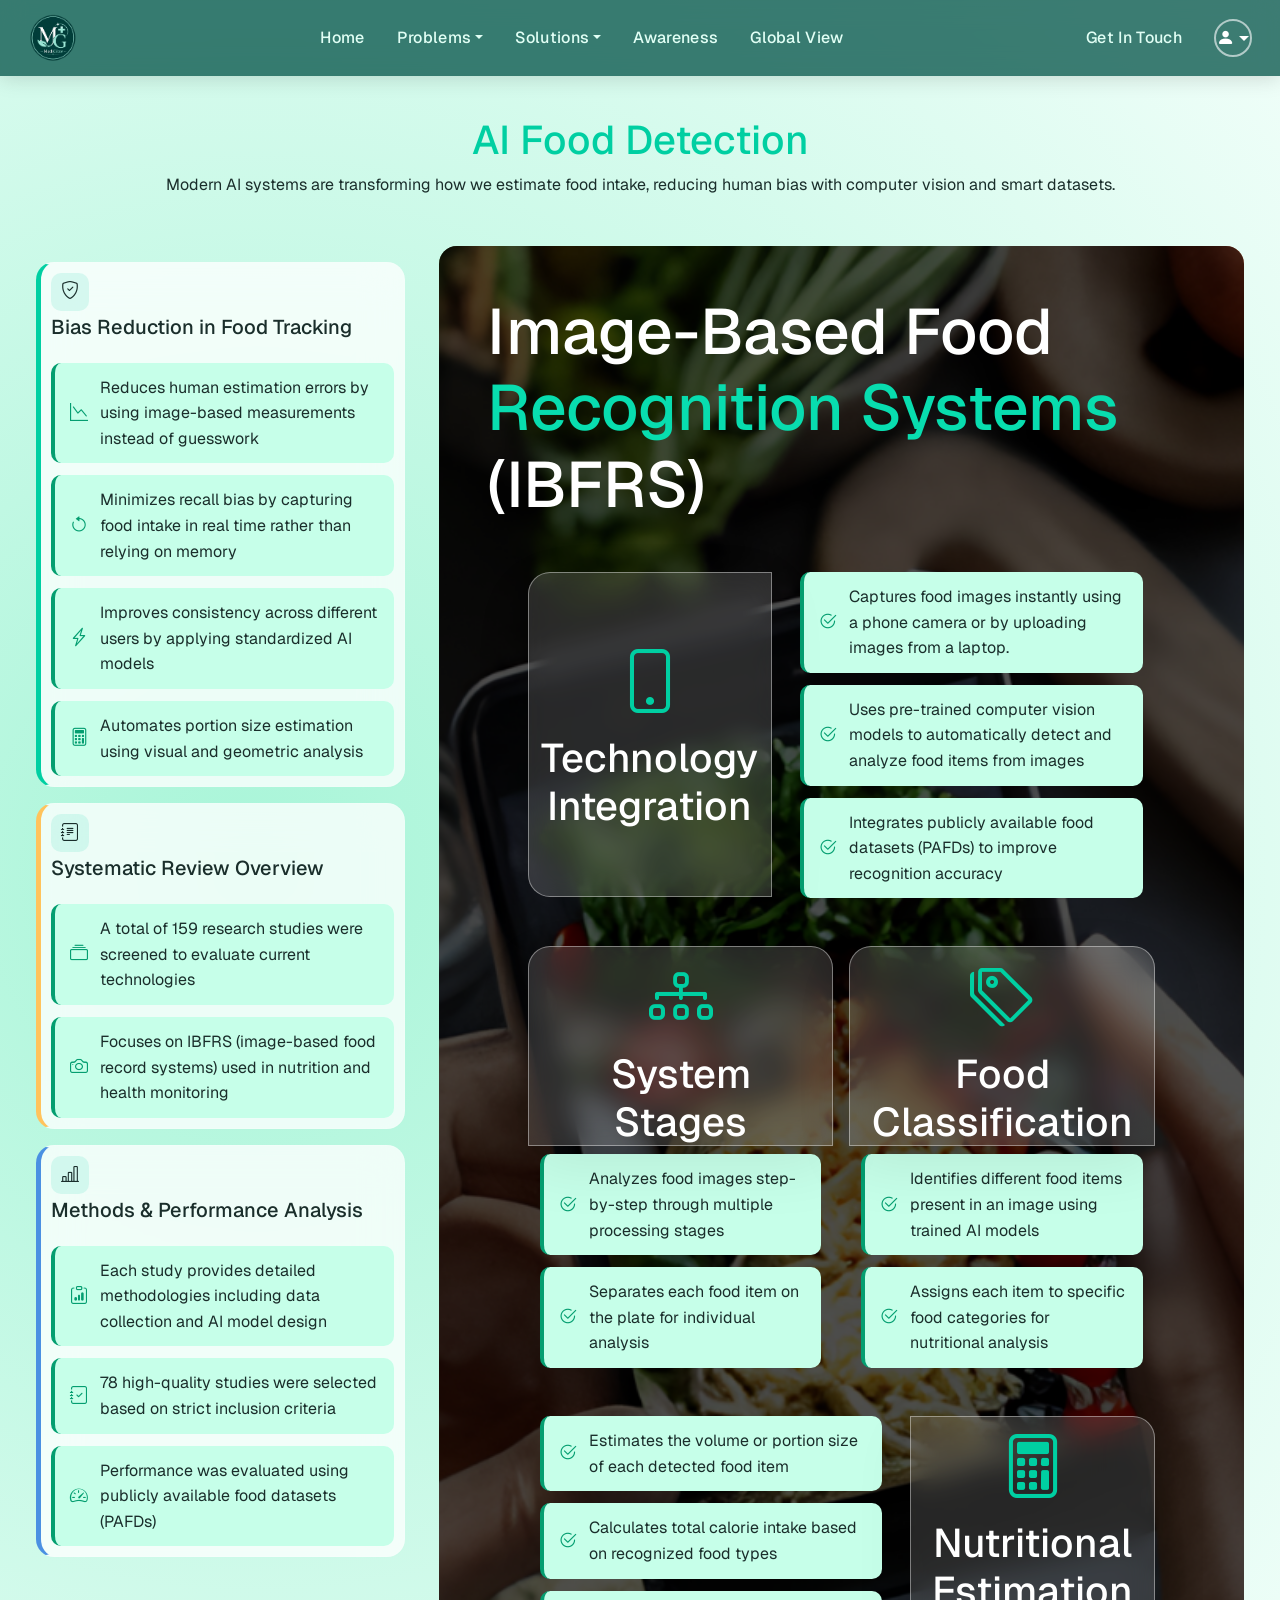
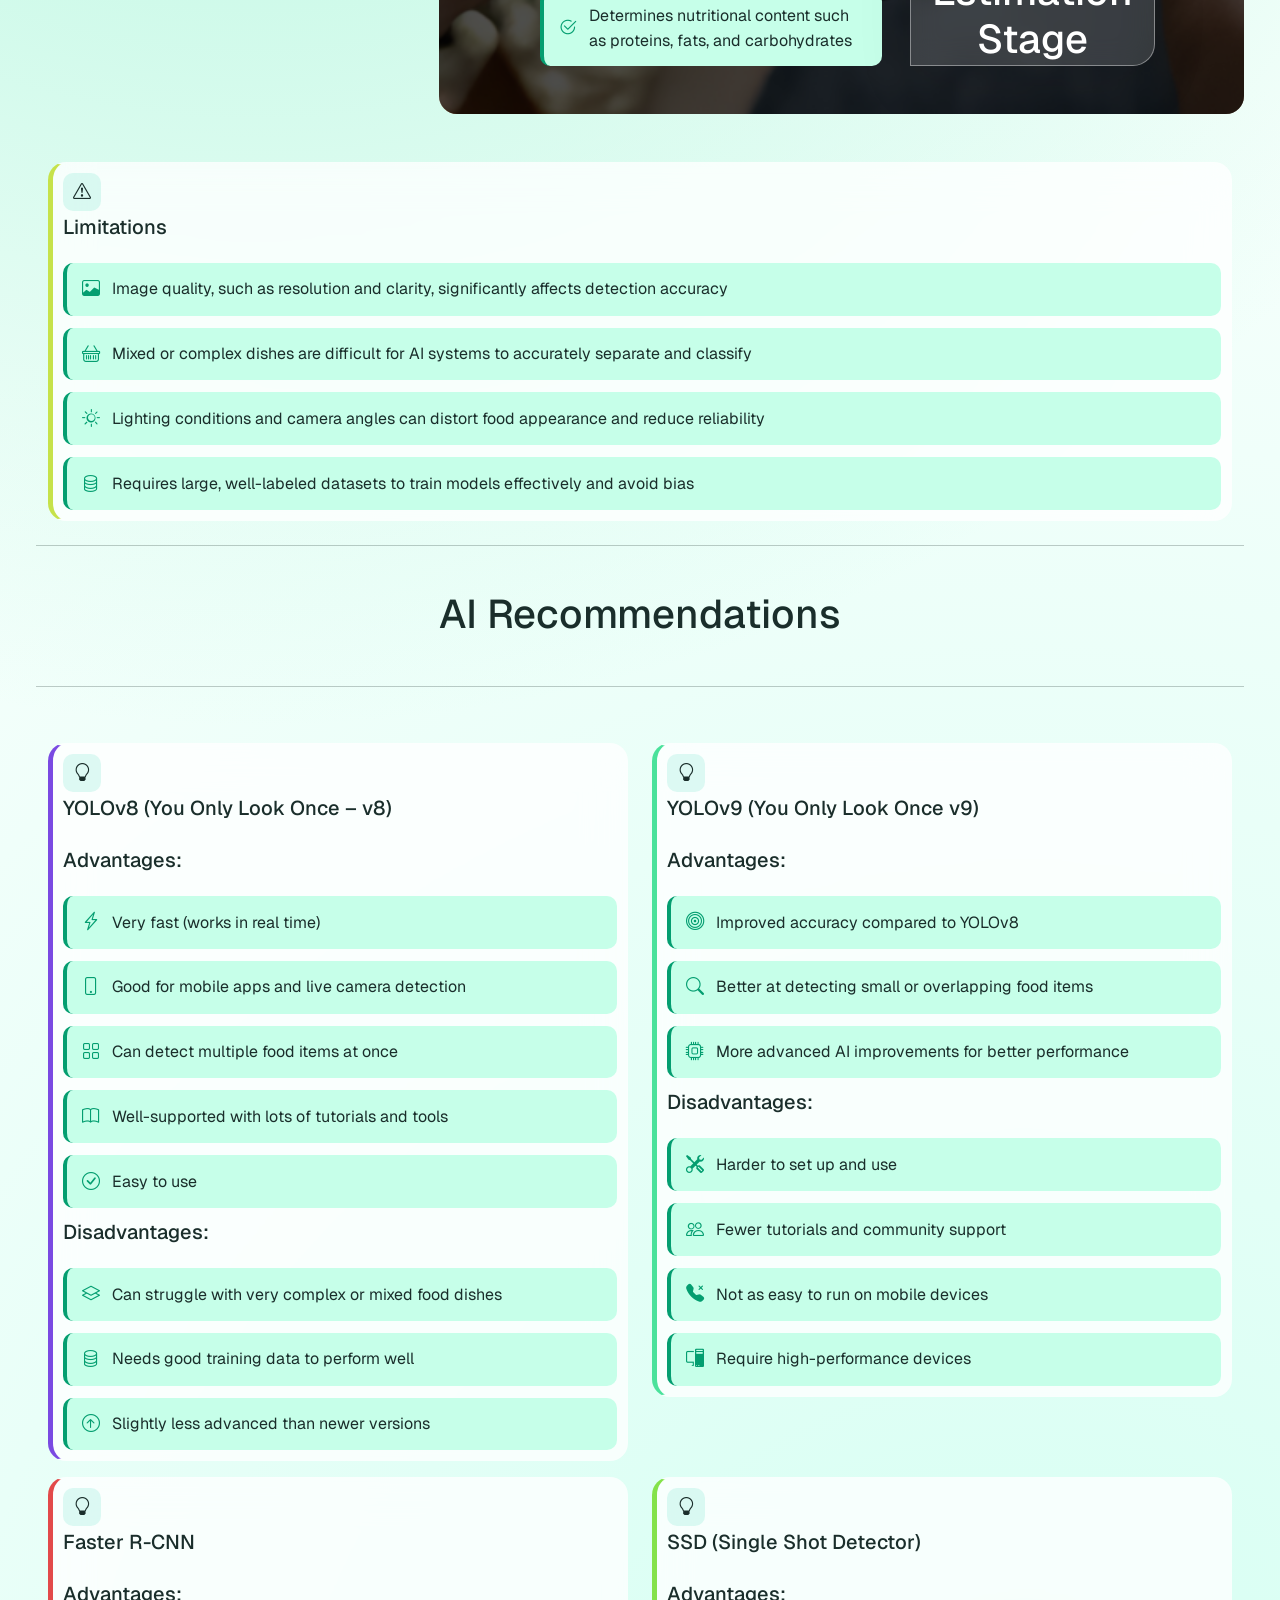
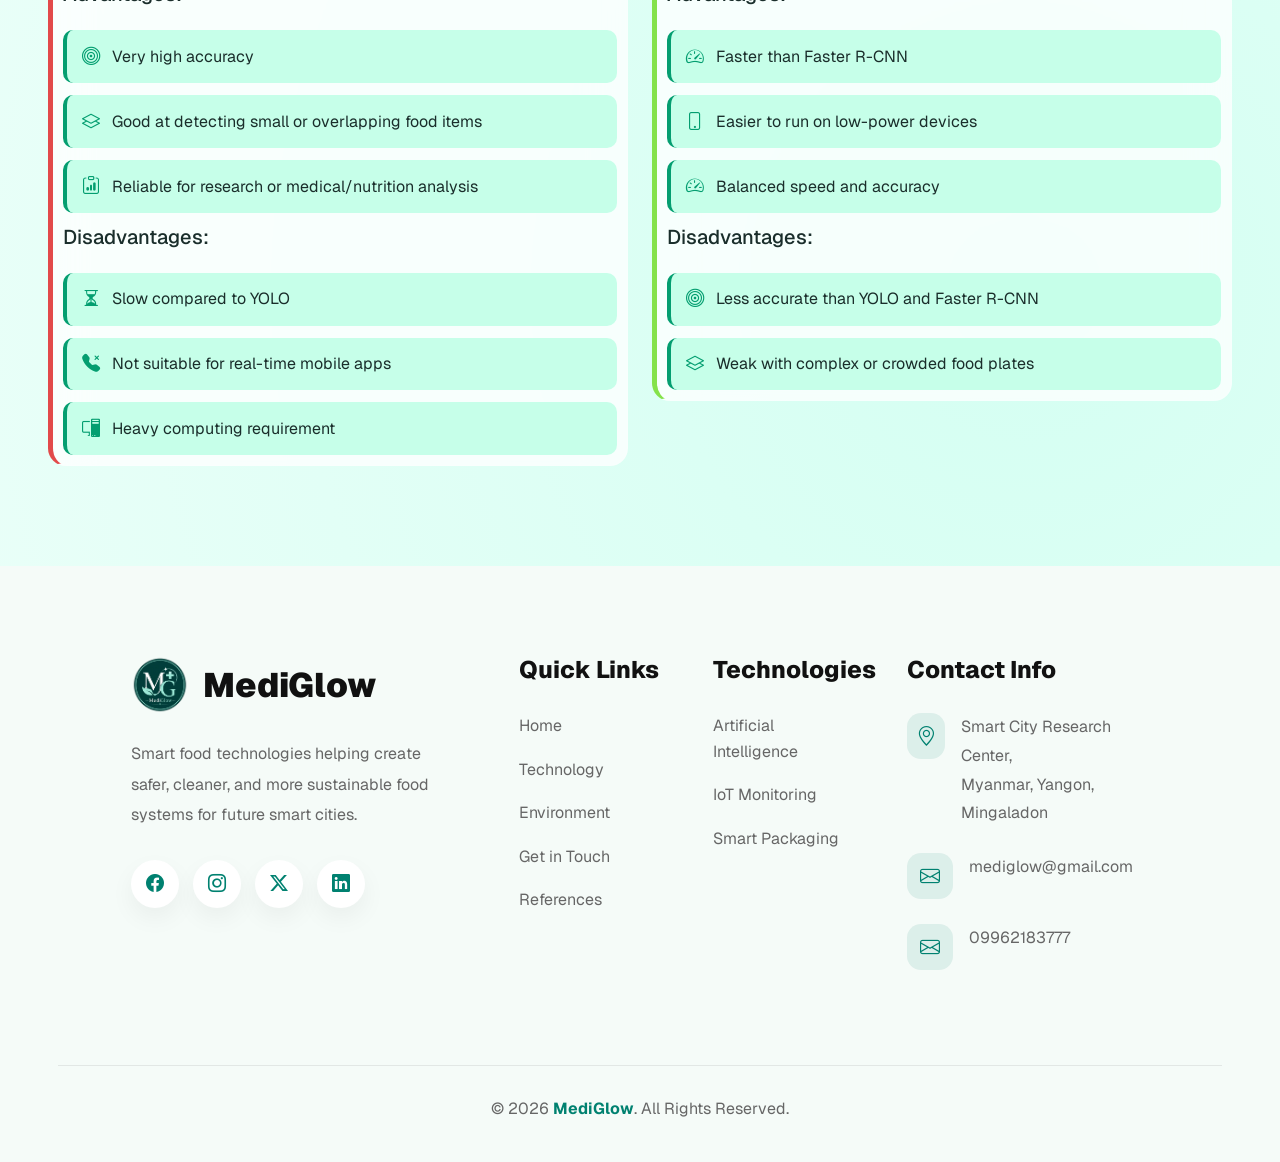
<file: ai_detection.html>
<!DOCTYPE html>
<html lang="en">
<head>
    <meta charset="UTF-8">
    <meta name="viewport" content="width=device-width, initial-scale=1.0, viewport-fit=cover">
    <title>MediGlow | Unsafe Food Page</title>

    <!-- Favicon -->
    <link rel="icon" type="image/png" href="imgs/logo.png">

    <!-- Fonts -->
    <link href="https://fonts.googleapis.com/css2?family=Geist:wght@100..900&family=Poppins:wght@300;400;500;600;700;800&display=swap" rel="stylesheet">

    <!-- Bootstrap 5 CSS -->
    <link href="https://cdn.jsdelivr.net/npm/bootstrap@5.3.8/dist/css/bootstrap.min.css" rel="stylesheet">
    <link href="https://cdn.jsdelivr.net/npm/bootstrap-icons@1.13.1/font/bootstrap-icons.min.css" rel="stylesheet">

    <!-- AOS Animation Library -->
    <link href="https://unpkg.com/aos@2.3.1/dist/aos.css" rel="stylesheet">

    <!-- External CSS Files -->
    <link rel="stylesheet" href="css/base.css">
    <link rel="stylesheet" href="css/layout.css">
    <link rel="stylesheet" href="css/components.css">
    <link rel="stylesheet" href="css/ai_detection.css">
    <link rel="stylesheet" href="css/footer.css">
    <style>
        .ai_d_bottom_card {
            background: url(imgs/ai_detection.png) center no-repeat;
            background-size: cover;
            backdrop-filter: blur(20px);
            border-radius: 18px;
            overflow: hidden;
            transition: 0.3s;
            padding: 10px;
        }

    </style>
</head>
<body>

    <!-- Auth radio controls (CSS-only state management) -->
    <input type="radio" name="auth-state" id="auth-guest" hidden checked>
    <input type="radio" name="auth-state" id="auth-logged" hidden>
    <input type="radio" name="auth-panel" id="auth-form-fill" hidden checked>
    <input type="radio" name="auth-panel" id="auth-link-fill" hidden>


    <!-- ═══════════════ NAVBAR ═══════════════ -->
    <header>
        <nav class="navbar navbar-expand-lg" aria-label="Main navigation">
            <div class="container-fluid">
                <a href="#page-home" class="navbar-brand ms-lg-3" aria-label="MediGlow Home">
                    <img src="imgs/logo.png" alt="MediGlow logo - Smart City Food Safety" width="50" height="50">
                </a>
                <button type="button" class="navbar-toggler me-2" data-bs-toggle="offcanvas" data-bs-target="#offcanvas_nav" aria-controls="offcanvas_nav" aria-expanded="false" aria-label="Toggle navigation menu">
                    <span class="navbar-toggler-icon"></span>
                </button>

                <div class="collapse navbar-collapse" id="nav_id">
                    <ul class="navbar-nav mx-auto" role="menubar">
                        <li class="nav-item" role="none"><a class="nav-link nav_link_color" href="index.html" role="menuitem">Home</a></li>
                        <li class="nav-item dropdown" role="none">
                            <a href="#" class="nav-link nav_link_color dropdown-toggle" data-bs-toggle="dropdown" role="menuitem" aria-haspopup="true" aria-expanded="false">Problems</a>
                            <ul class="dropdown-menu dropdown_menu_for_nav_items">
                                <li>
                                    <div class="row g-1">
                                        <div class="col-md-6"><a class="dropdown-item" href="consumer.html"><div class="row g-0 align-items-center"><div class="col-3 text-center dropdown_text_icon_box"><i class="bi bi-bandaid-fill" aria-hidden="true"></i></div><div class="col-9 dropdown_text_section ps-2"><h6>Consumers</h6><p>Health issues</p></div></div></a></div>
                                        <div class="col-md-6"><a class="dropdown-item" href="food_challenges_page.html"><div class="row g-0 align-items-center"><div class="col-3 text-center dropdown_text_icon_box"><i class="bi bi-fork-knife" aria-hidden="true"></i></div><div class="col-9 dropdown_text_section ps-2"><h6>Unsafe Food</h6><p>Food safety risks</p></div></div></a></div>
                                    </div>
                                </li>
                                <li>
                                    <div class="row g-1 mt-1">
                                        <div class="col-md-6"><a class="dropdown-item" href="index.html#page-industry"><div class="row g-0 align-items-center"><div class="col-3 text-center dropdown_text_icon_box"><i class="bi bi-exclamation-triangle-fill" aria-hidden="true"></i></div><div class="col-9 dropdown_text_section ps-2"><h6>Industry</h6><p>Environmental impact</p></div></div></a></div>
                                        <div class="col-md-6"><a class="dropdown-item" href="environment.html"><div class="row g-0 align-items-center"><div class="col-3 text-center dropdown_text_icon_box"><i class="bi bi-tree-fill" aria-hidden="true"></i></div><div class="col-9 dropdown_text_section ps-2"><h6>Environment</h6><p>Pollution impact</p></div></div></a></div>
                                    </div>
                                </li>
                            </ul>
                        </li>
                        <li class="nav-item dropdown" role="none">
                            <a href="#" class="nav-link nav_link_color dropdown-toggle" data-bs-toggle="dropdown" role="menuitem" aria-haspopup="true" aria-expanded="false">Solutions</a>
                            <ul class="dropdown-menu dropdown_menu_for_nav_items">
                                <li>
                                    <div class="row g-1">
                                        <div class="col-md-6"><a class="dropdown-item" href="index.html#page-ai-detection"><div class="row g-0 align-items-center"><div class="col-3 text-center dropdown_text_icon_box"><i class="bi bi-search" aria-hidden="true"></i></div><div class="col-9 dropdown_text_section ps-2"><h6>AI Detection</h6><p>Smart scanning</p></div></div></a></div>
                                        <div class="col-md-6"><a class="dropdown-item" href="index.html#page-smart-packaging"><div class="row g-0 align-items-center"><div class="col-3 text-center dropdown_text_icon_box"><i class="bi bi-box-seam-fill" aria-hidden="true"></i></div><div class="col-9 dropdown_text_section ps-2"><h6>Smart Packaging</h6><p>Freshness tracking</p></div></div></a></div>
                                        <div class="col-md-6"><a class="dropdown-item" href="modern_technology.html"><div class="row g-0 align-items-center"><div class="col-3 text-center dropdown_text_icon_box"><i class="bi bi-cpu" aria-hidden="true"></i></div><div class="col-9 dropdown_text_section ps-2"><h6>Modern Technology</h6><p>Sensers & apps</p></div></div></a></div>
                                    </div>
                                </li>
                            </ul>
                        </li>
                        <li class="nav-item" role="none"><a class="nav-link nav_link_color" href="index.html#page-awareness" role="menuitem">Awareness</a></li>
                        <li class="nav-item" role="none"><a class="nav-link nav_link_color" href="index.html#page-global" role="menuitem">Global View</a></li>
                    </ul>
                    <ul class="navbar-nav me-lg-3" role="menubar">
                        <li class="nav-item" role="none"><a class="nav-link nav_link_color" href="index.html#page-about" role="menuitem">Get In Touch</a></li>
                    </ul>

                    <!-- Logged-in user dropdown (large screens) -->
                    <div class="auth-user dropdown logged_in_lg me-lg-4">
                        <a href="#" class="d-flex align-items-center nav-link dropdown-toggle" data-bs-toggle="dropdown" aria-haspopup="true" aria-expanded="false" aria-label="User menu">
                            <span class="rounded-circle bg-secondary d-flex align-items-center justify-content-center text-white" style="width:32px;height:32px;font-size:0.8rem;" aria-hidden="true">A</span>
                        </a>
                        <ul class="dropdown-menu dropdown-menu-end dropdown_menu_for_profile">
                            <li class="px-3 py-2"><div style="font-weight:600;">Anonymous</div></li>
                            <li><hr class="dropdown-divider"></li>
                            <li><a class="dropdown-item" href="#">Profile</a></li>
                            <li><label for="auth-guest" class="dropdown-item text-danger" style="cursor:pointer;">Logout</label></li>
                        </ul>
                    </div>

                    <!-- Guest login button (large screens) -->
                    <div class="dropdown logged_out d-none d-lg-flex pe-lg-3">
                        <a href="#" class="nav-user-icon-btn dropdown-toggle" data-bs-toggle="dropdown" aria-haspopup="true" aria-expanded="false" aria-label="Login or sign up">
                            <i class="bi bi-person-fill" aria-hidden="true"></i>
                        </a>
                        <ul class="dropdown-menu dropdown-menu-end dropdown_menu_for_profile">
                            <li><a class="dropdown-item" href="#modal_login" data-bs-toggle="modal">Login</a></li>
                            <li><a class="dropdown-item" href="#modal_register" data-bs-toggle="modal">Sign Up</a></li>
                        </ul>
                    </div>
                </div>

                <!-- Offcanvas mobile menu -->
                <div class="offcanvas offcanva_for_small_devices offcanvas-end d-lg-none" id="offcanvas_nav" tabindex="-1" aria-label="Mobile navigation menu">
                    <div class="offcanvas-header offcanva_header_for_navbar">
                        <a href="#page-home" class="navbar-brand"><img src="imgs/logo.png" height="32" alt="MediGlow"></a>
                        <button type="button" class="btn-close btn-close-white pe-4" data-bs-dismiss="offcanvas" aria-label="Close menu"></button>
                    </div>
                    <div class="offcanvas-body px-4 pt-3">
                        <div class="logged_in_sm justify-content-center mb-3">
                            <div class="dropdown">
                                <a href="#" class="d-flex align-items-center nav-link dropdown-toggle" data-bs-toggle="dropdown" aria-label="User menu"><span class="rounded-circle bg-secondary d-flex align-items-center justify-content-center text-white" style="width:32px;height:32px;">A</span></a>
                                <ul class="dropdown-menu dropdown-menu-end dropdown_menu_for_profile">
                                    <li class="px-3 py-2"><div>Anonymous</div></li>
                                    <li><hr class="dropdown-divider"></li>
                                    <li><a class="dropdown-item" href="#">Profile</a></li>
                                    <li><label for="auth-guest" class="dropdown-item text-danger">Logout</label></li>
                                </ul>
                            </div>
                        </div>
                        <ul class="navbar-nav">
                            <li class="nav-item mt-2"><a class="nav-link nav_link_color" href="index.html">Home</a></li>
                            <li class="nav-item mt-2"><a class="nav-link nav_link_color" href="index.html#page-awareness">Awareness</a></li>
                            <li class="nav-item mt-2"><a class="nav-link nav_link_color" href="index.html#page-global">Global View</a></li>
                            <li class="nav-item mt-2"><a class="nav-link nav_link_color" href="consumer.html" >Consumers</a></li>
                            <li class="nav-item mt-2"><a class="nav-link nav_link_color" href="food_challenges_page.html" >Unsafe Food</a></li>
                            <li class="nav-item mt-2"><a class="nav-link nav_link_color" href="environment.html" >Environment</a></li>
                            <li class="nav-item mt-2"><a class="nav-link nav_link_color" href="ai_detection.html">AI Detection</a></li>
                            <li class="nav-item mt-2"><a class="nav-link nav_link_color" href="index.html#page-industry" >Industry Impact</a></li>
                            <li class="nav-item mt-2"><a class="nav-link nav_link_color" href="index.html#page-smart-packaging">Smart Packaging</a></li>
                            <li class="nav-item mt-2"><a class="nav-link nav_link_color" href="modern_technology.html" >Modern Technology</a></li>
                            <li class="nav-item mt-2"><a class="nav-link nav_link_color" href="index.html#page-about">About Us</a></li>
                        </ul>
                        <hr style="border-color:rgba(255,255,255,0.3);">
                        <div class="d-flex justify-content-center logged_out gap-3">
                            <a href="#modal_login_sm" data-bs-toggle="modal" class="btn btn-outline-light btn-sm">Login</a>
                            <a href="#modal_register_sm" data-bs-toggle="modal" class="btn btn-light btn-sm">Sign Up</a>
                        </div>
                    </div>
                </div>
            </div>
        </nav>
    </header>


    <div class="upper_container_ai_detection text-center my-5" data-aos="fade-up">
        <h1 style="color: #00cfa2;">AI Food Detection</h1>
        <p>
            Modern AI systems are transforming how we estimate food intake,
            reducing human bias with computer vision and smart datasets.
        </p>
    </div>

    <div class="container-fluid ai_detection_contents mb-5 px-5">
        <div class="row g-4 justify-content-center">
            <div class="col-lg-4" data-aos="fade-up" data-aos-delay="100">
                <div class="row">
                  <div class="col-lg-11 ai_d_card ai_d_card_1 mt-3">
                        <div class="ai_d_icon"><i class="bi bi-shield-check"></i></div>
                        <h5 class="pt-1 pb-3">Bias Reduction in Food Tracking</h5>

                        <div class="ai_d_feature_list">
                            <div class="ai_d_feature_item">
                                <i class="bi bi-graph-down"></i> 
                                <span>Reduces human estimation errors by using image-based measurements instead of guesswork</span>
                            </div>

                            <div class="ai_d_feature_item">
                                <i class="bi bi-arrow-counterclockwise"></i> 
                                <span>Minimizes recall bias by capturing food intake in real time rather than relying on memory</span>
                            </div>

                            <div class="ai_d_feature_item">
                                <i class="bi bi-lightning-charge"></i> 
                                <span>Improves consistency across different users by applying standardized AI models</span>
                            </div>

                            <div class="ai_d_feature_item">
                                <i class="bi bi-calculator"></i> 
                                <span>Automates portion size estimation using visual and geometric analysis</span>
                            </div>
                        </div>
                    </div>


                    <div class="col-lg-11 ai_d_card ai_d_card_2 mt-3">
                        <div class="ai_d_icon"><i class="bi bi-journal-text"></i></div>
                        <h5 class="pt-1 pb-3">Systematic Review Overview</h5>

                        <div class="ai_d_feature_list">
                            <div class="ai_d_feature_item">
                                <i class="bi bi-collection"></i> 
                                <span>A total of 159 research studies were screened to evaluate current technologies</span>
                            </div>

                            <div class="ai_d_feature_item">
                                <i class="bi bi-camera"></i> 
                                <span>Focuses on IBFRS (image-based food record systems) used in nutrition and health monitoring</span>
                            </div>
                        </div>
                    </div>


                    <div class="col-lg-11 ai_d_card ai_d_card_3 mt-3">
                        <div class="ai_d_icon"><i class="bi bi-bar-chart-line"></i></div>
                        <h5 class="pt-1 pb-3">Methods & Performance Analysis</h5>

                        <div class="ai_d_feature_list">
                            <div class="ai_d_feature_item">
                                <i class="bi bi-clipboard-data"></i> 
                                <span>Each study provides detailed methodologies including data collection and AI model design</span>
                            </div>

                            <div class="ai_d_feature_item">
                                <i class="bi bi-journal-check"></i> 
                                <span>78 high-quality studies were selected based on strict inclusion criteria</span>
                            </div>

                            <div class="ai_d_feature_item">
                                <i class="bi bi-speedometer2"></i> 
                                <span>Performance was evaluated using publicly available food datasets (PAFDs)</span>
                            </div>
                        </div>
                    </div>
                </div>
            </div>


            <div class="col-lg-8 ai_d_bottom_card p-0">
                <div class="ai_d_bottom_blur h-100 w-100 p-5">
                    <h1 style="color: white;">Image-Based Food <span style="color:#08ddaf">Recognition Systems</span>  (IBFRS)</h1>
                    <div class="ai_d_bottom_card_container my-5">
                        <div class="row justify-content-center h-100">
                            <div class="col-lg-4 ai_d_bottom_card_item me-lg-3">
                  
                                <div class="ai_d_bottom_icon text-center "><i class="bi bi-phone"></i></div>
                                <h5 class="text-center" style="color: white;">Technology Integration</h5>
      
                            </div>

                            <div class="col-lg-6 ai_d_feature_list pt-2 pt-lg-0">
              
                                <div class="ai_d_feature_item">
                                    <i class="bi bi-check2-circle"></i> 
                                    <span>Captures food images instantly using a phone camera or by uploading images from a laptop.</span>
                                </div>

                                <div class="ai_d_feature_item">
                                    <i class="bi bi-check2-circle"></i> 
                                    <span>Uses pre-trained computer vision models to automatically detect and analyze food items from images</span>
                                </div>
                                <div class="ai_d_feature_item">
                                    <i class="bi bi-check2-circle"></i> 
                                    <span>Integrates publicly available food datasets (PAFDs) to improve recognition accuracy</span>
                                </div>
  
                            </div>
                        </div>
                    </div>

                    <div class="row justify-content-center ">
                        <div class="col-lg-5 me-3">
                            <div class="ai_d_bottom_card_container">
                                <div class="row justify-content-center h-100">
                                    <div class="col-lg-12 ai_d_bottom_card_item_verticle">
                        
                                        <div class="ai_d_bottom_icon text-center "><i class="bi bi-diagram-3"></i></div>
                                        <h5 class="text-center" style="color: white;">System Stages</h5>
            
                                    </div>

                                    <div class="col-lg-12 ai_d_feature_list pt-2">
                    
                                        <div class="ai_d_feature_item">
                                            <i class="bi bi-check2-circle"></i> 
                                            <span>Analyzes food images step-by-step through multiple processing stages</span>
                                        </div>

                                        <div class="ai_d_feature_item">
                                            <i class="bi bi-check2-circle"></i> 
                                            <span>Separates each food item on the plate for individual analysis</span>
                                        </div>
        
                                    </div>
                                </div>
                            </div>
                        </div>

                        <div class="col-lg-5 mt-5 mt-lg-0">
                            <div class="ai_d_bottom_card_container">
                                <div class="row justify-content-center">
                                    <div class="col-lg-12 ai_d_bottom_card_item_verticle">
                        
                                        <div class="ai_d_bottom_icon text-center "><i class="bi bi-tags"></i></div>
                                        <h5 class="text-center" style="color: white;">Food Classification</h5>
            
                                    </div>

                                    <div class="col-lg-12 ai_d_feature_list mb-5 pt-2">
                    
                                        <div class="ai_d_feature_item">
                                            <i class="bi bi-check2-circle"></i> 
                                            <span>Identifies different food items present in an image using trained AI models</span>
                                        </div>

                                        <div class="ai_d_feature_item">
                                            <i class="bi bi-check2-circle"></i> 
                                            <span>Assigns each item to specific food categories for nutritional analysis</span>
                                        </div>
        
                                    </div>
                                </div>
                            </div>
                        </div>
                    </div>

                    <div class="ai_d_bottom_card_container">
                        <div class="row justify-content-center h-100">
                            

                            <div class="col-lg-6 ai_d_feature_list pt-2 pt-lg-0 order-2 order-lg-1">
              
                                <div class="ai_d_feature_item">
                                    <i class="bi bi-check2-circle"></i> 
                                    <span>Estimates the volume or portion size of each detected food item</span>
                                </div>

                                <div class="ai_d_feature_item">
                                    <i class="bi bi-check2-circle"></i> 
                                    <span>Calculates total calorie intake based on recognized food types</span>
                                </div>
                                <div class="ai_d_feature_item">
                                    <i class="bi bi-check2-circle"></i> 
                                    <span>Determines nutritional content such as proteins, fats, and carbohydrates</span>
                                </div>
  
                            </div>

                            <div class="col-lg-4 ai_d_bottom_card_item_right ms-lg-3 order-1 order-lg-2">
                  
                                <div class="ai_d_bottom_icon text-center "><i class="bi bi-calculator"></i></i></div>
                                <h5 class="text-center" style="color: white;">Nutritional Estimation Stage</h5>
      
                            </div>

                        </div>
                    </div>
                    
                </div>
            </div>
        </div>

        <div class="row g-4 justify-content-center">
            <div class="col-lg-12">
                <div class="ai_d_card ai_d_card_4 mt-5">
                    <div class="ai_d_icon"><i class="bi bi-exclamation-triangle"></i></div>
                    <h5 class="pt-1 pb-3">Limitations</h5>

                    <div class="ai_d_feature_list">
                        <div class="ai_d_feature_item">
                            <i class="bi bi-image"></i>
                            <span>Image quality, such as resolution and clarity, significantly affects detection accuracy</span>
                        </div>

                        <div class="ai_d_feature_item">
                            <i class="bi bi-basket"></i>
                            <span>Mixed or complex dishes are difficult for AI systems to accurately separate and classify</span>
                        </div>

                        <div class="ai_d_feature_item">
                            <i class="bi bi-brightness-high"></i>
                            <span>Lighting conditions and camera angles can distort food appearance and reduce reliability</span>
                        </div>

                        <div class="ai_d_feature_item">
                            <i class="bi bi-database"></i>
                            <span>Requires large, well-labeled datasets to train models effectively and avoid bias</span>
                        </div>
                    </div>
                </div>
            </div>
            <hr>
            <h1 class="pt-1 pb-3 text-center">AI Recommendations</h1>
            <hr>
            <div class="col-lg-12">
                <div class="row justify-content-center">
                    <div class="col-lg-6">
                        <div class="ai_d_card ai_d_card_5 mt-3">
                            <div class="ai_d_icon"><i class="bi bi-lightbulb"></i></div>
                            <h5 class="pt-1 pb-3">YOLOv8 (You Only Look Once – v8) </h5>
                            <div class="row">
                                <div class="col-12 mb-2">
                                    <h5 class="pt-1 pb-3">Advantages:</h5>
                                    <div class="ai_d_feature_list">
                                        <div class="ai_d_feature_item">
                                            <i class="bi bi-lightning-charge"></i> 
                                            <span>Very fast (works in real time)</span>
                                        </div>

                                        <div class="ai_d_feature_item">
                                            <i class="bi bi-phone"></i>   
                                            <span>Good for mobile apps and live camera detection</span>
                                        </div>

                                        <div class="ai_d_feature_item">
                                            <i class="bi bi-grid"></i>   
                                            <span>Can detect multiple food items at once</span>
                                        </div>
                                        
                                        <div class="ai_d_feature_item">
                                            <i class="bi bi-book"></i>    
                                            <span>Well-supported with lots of tutorials and tools</span>
                                        </div>

                                        <div class="ai_d_feature_item">
                                            <i class="bi bi-check-circle"></i>  
                                            <span>Easy to use</span>
                                        </div>
                                    </div>
                                </div>

                                <div class="col-12">
                                    <h5 class="pt-1 pb-3">Disadvantages:</h5>
                                    <div class="ai_d_feature_list">
                                        <div class="ai_d_feature_item">
                                            <i class="bi bi-layers"></i>    
                                            <span>Can struggle with very complex or mixed food dishes</span>
                                        </div>

                                        <div class="ai_d_feature_item">
                                            <i class="bi bi-database"></i>   
                                            <span>Needs good training data to perform well</span>
                                        </div>

                                        <div class="ai_d_feature_item">
                                            <i class="bi bi-arrow-up-circle"></i>
                                            <span>Slightly less advanced than newer versions</span>
                                        </div>
                                    </div>
                                </div>
                            </div>

                            
                        </div>
                    </div>

                    <div class="col-lg-6">
                        <div class="ai_d_card ai_d_card_6 mt-3">
                            <div class="ai_d_icon"><i class="bi bi-lightbulb"></i></div>
                            <h5 class="pt-1 pb-3">YOLOv9 (You Only Look Once v9) </h5>
                            <div class="row">
                                <div class="col-12 mb-2">
                                    <h5 class="pt-1 pb-3">Advantages:</h5>
                                    <div class="ai_d_feature_list">
                                        <div class="ai_d_feature_item">
                                            <i class="bi bi-bullseye"></i>  
                                            <span>Improved accuracy compared to YOLOv8</span>
                                        </div>

                                        <div class="ai_d_feature_item">
                                            <i class="bi bi-search"></i> 
                                            <span>Better at detecting small or overlapping food items</span>
                                        </div>

                                        <div class="ai_d_feature_item">
                                            <i class="bi bi-cpu"></i> 
                                            <span>More advanced AI improvements for better performance</span>
                                        </div>
                                    </div>
                                </div>

                                <div class="col-12">
                                    <h5 class="pt-1 pb-3">Disadvantages:</h5>
                                    <div class="ai_d_feature_list">
                                        <div class="ai_d_feature_item">
                                            <i class="bi bi-tools"></i>  
                                            <span>Harder to set up and use</span>
                                        </div>

                                        <div class="ai_d_feature_item">
                                            <i class="bi bi-people"></i>  
                                            <span>Fewer tutorials and community support</span>
                                        </div>

                                        <div class="ai_d_feature_item">
                                            <i class="bi bi-telephone-x-fill"></i>
                                            <span>Not as easy to run on mobile devices</span>
                                        </div>

                                        <div class="ai_d_feature_item">
                                            <i class="bi bi-pc-display"></i>
                                            <span>Require high-performance devices</span>
                                        </div>
                                    </div>
                                </div>
                            </div>

                            
                        </div>
                    </div>
                    <div class="col-lg-6">
                        <div class="ai_d_card ai_d_card_7 mt-3">
                            <div class="ai_d_icon"><i class="bi bi-lightbulb"></i></div>
                            <h5 class="pt-1 pb-3">Faster R-CNN</h5>
                            <div class="row">
                                <div class="col-12 mb-2">
                                    <h5 class="pt-1 pb-3">Advantages:</h5>
                                    <div class="ai_d_feature_list">
                                        <div class="ai_d_feature_item">
                                            <i class="bi bi-bullseye"></i>
                                            <span>Very high accuracy</span>
                                        </div>

                                        <div class="ai_d_feature_item">
                                            <i class="bi bi-layers"></i>   
                                            <span>Good at detecting small or overlapping food items</span>
                                        </div>

                                        <div class="ai_d_feature_item">
                                            <i class="bi bi-clipboard-data"></i>
                                            <span>Reliable for research or medical/nutrition analysis</span>
                                        </div>
                                    </div>
                                </div>

                                <div class="col-12">
                                    <h5 class="pt-1 pb-3">Disadvantages:</h5>
                                    <div class="ai_d_feature_list">
                                        <div class="ai_d_feature_item">
                                            <i class="bi bi-hourglass-split"></i>
                                            <span>Slow compared to YOLO</span>
                                        </div>

                                        <div class="ai_d_feature_item">
                                            <i class="bi bi-telephone-x-fill"></i>
                                            <span>Not suitable for real-time mobile apps</span>
                                        </div>

                                        <div class="ai_d_feature_item">
                                            <i class="bi bi-pc-display"></i> 
                                            <span>Heavy computing requirement</span>
                                        </div>
                                    </div>
                                </div>
                            </div>

                            
                        </div>
                    </div>

                    <div class="col-lg-6">
                        <div class="ai_d_card ai_d_card_8 mt-3">
                            <div class="ai_d_icon"><i class="bi bi-lightbulb"></i></div>
                            <h5 class="pt-1 pb-3">SSD (Single Shot Detector)</h5>
                            <div class="row">
                                <div class="col-12 mb-2">
                                    <h5 class="pt-1 pb-3">Advantages:</h5>
                                    <div class="ai_d_feature_list">
                                        <div class="ai_d_feature_item">
                                            <i class="bi bi-speedometer2"></i>
                                            <span>Faster than Faster R-CNN</span>
                                        </div>

                                        <div class="ai_d_feature_item">
                                            <i class="bi bi-phone"></i>  
                                            <span>Easier to run on low-power devices</span>
                                        </div>

                                        <div class="ai_d_feature_item">
                                            <i class="bi bi-speedometer2"></i>
                                            <span>Balanced speed and accuracy</span>
                                        </div>
                                    </div>
                                </div>

                                <div class="col-12">
                                    <h5 class="pt-1 pb-3">Disadvantages:</h5>
                                    <div class="ai_d_feature_list">
                                        <div class="ai_d_feature_item">
                                            <i class="bi bi-bullseye"></i>  
                                            <span>Less accurate than YOLO and Faster R-CNN</span>
                                        </div>

                                        <div class="ai_d_feature_item">
                                            <i class="bi bi-layers"></i>   
                                            <span>Weak with complex or crowded food plates</span>
                                        </div>
                                    </div>
                                </div>
                            </div>

                            
                        </div>
                    </div>

                </div>

            </div>
        </div>

    </div>

    <footer class="footer_section">
        <div class="container">
            <div class="row g-5 justify-content-center">
                <!-- Left -->
                <div class="col-lg-4">
                    <div class="footer_logo">
                        <div class="logo_footer">
                            <img src="imgs/logo.png" alt="logo">
                        </div>
                        <h2>MediGlow</h2>
                    </div>
                    <p class="footer_text">
                        Smart food technologies helping create safer,
                        cleaner, and more sustainable food systems
                        for future smart cities.
                    </p>
                    <div class="social_links">
                        <a href="#">
                            <i class="bi bi-facebook"></i>
                        </a>
                        <a href="#">
                            <i class="bi bi-instagram"></i>
                        </a>
                        <a href="#">
                            <i class="bi bi-twitter-x"></i>
                        </a>
                        <a href="#">
                            <i class="bi bi-linkedin"></i>
                        </a>
                    </div>
                </div>

                <!-- Quick Links -->
                <div class="col-lg-2 col-md-6">
                    <h4 class="footer_title">
                        Quick Links
                    </h4>
                    <ul class="footer_links">
                        <li><a href="index.html">Home</a></li>
                        <li><a href="ai_detection.html">Technology</a></li>
                        <li><a href="environment.html">Environment</a></li>
                        <li><a href="index.html##page-about">Get in Touch</a></li>
                        <li><a href="https://edusn-my.sharepoint.com/:w:/g/personal/sawlukeylaytharwah_edusnschool_co_uk/IQA7VII9sao8RoQFbBMiV3IVATWGQUy42b-7FMVu-RV_cOE?e=jAO8yl">References</a></li>
                    </ul>
                </div>

                <!-- Technologies -->
                <div class="col-lg-2 col-md-6">
                    <h4 class="footer_title">
                        Technologies
                    </h4>
                    <ul class="footer_links">
                        <li><a href="ai_detection.html">Artificial Intelligence</a></li>
                        <li><a href="modern_technology.html">IoT Monitoring</a></li>
                        <li><a href="index.html#page-smart-packaging">Smart Packaging</a></li>
                    </ul>
                </div>
                <!-- Contact -->
                <div class="col-lg-3 col-md-6">
                    <h4 class="footer_title">
                        Contact Info
                    </h4>
                    <div class="contact_item">
                        <div class="contact_icon">
                            <i class="bi bi-geo-alt"></i>
                        </div>
                        <p>
                            Smart City Research Center, <br>
                            Myanmar, Yangon, Mingaladon
                        </p>
                    </div>

                    <div class="contact_item">
                        <div class="contact_icon">
                            <i class="bi bi-envelope"></i>
                        </div>
                        <p>
                            mediglow@gmail.com
                        </p>
                    </div>

                    <div class="contact_item">
                        <div class="contact_icon">
                            <i class="bi bi-envelope"></i>
                        </div>
                        <p>
                            09962183777
                        </p>
                    </div>

                </div>

            <!-- Bottom -->
            <div class="footer_bottom">
                <p>
                    © 2026 <span>MediGlow</span>. All Rights Reserved.
                </p>
            </div>
        </div>
    </footer>
    <!-- ═══════════════ MODALS ═══════════════ -->
    <div class="modal fade" data-bs-backdrop="static" id="succcessModal" tabindex="-1" aria-hidden="true"><div class="modal-dialog modal-dialog-centered"><div class="modal-content"><div class="modal-header"><h5 class="modal-title">Question Submitted</h5><button type="button" class="btn-close" data-bs-dismiss="modal" aria-label="Close"></button></div><div class="modal-body text-center"><h4>Thank You!</h4><p>Your question has been successfully sent.</p></div><div class="modal-footer justify-content-center"><button class="btn btn-success rounded-pill" data-bs-dismiss="modal">OK</button></div></div></div></div>

    <!-- Large Login Modal -->
    <div class="modal fade" data-bs-backdrop="static" id="modal_login" tabindex="-1" aria-hidden="true"><div class="modal-dialog modal-dialog-centered modal-xl"><div class="modal-content position-relative"><button type="button" class="btn-close position-absolute top-0 end-0 m-3 btn-close-white" data-bs-dismiss="modal" style="z-index:10;" aria-label="Close login modal"></button><div class="row g-0"><div class="col-md-6 modal-image-col" style="background-image: url('imgs/mohinga.jpg');" role="img" aria-label="Myanmar traditional dish"></div><div class="col-md-6 modal-form-col"><div class="form-scroll"><h2 class="auth-title">Welcome back</h2><div class="form_fill"><div class="mb-3"><input class="auth-email-input" type="email" placeholder="Email address" aria-label="Email address"></div><div class="mb-3"><input class="auth-email-input" type="password" placeholder="Password" aria-label="Password"></div><div class="text-end mb-3"><a href="#modal_forgot" data-bs-toggle="modal" style="color: var(--medi-primary);">Forgot password?</a></div><label class="auth-email-btn" for="auth-logged" data-bs-dismiss="modal">Log In</label><hr class="auth-divider"><p class="text-center social-toggle-text mb-0">or continue with <label class="login_form" for="auth-link-fill">social accounts</label></p></div><div class="link_fill">
                    <label class="auth-social-btn" for="auth-logged" data-bs-dismiss="modal">
                        <svg width="18" height="18" viewBox="0 0 48 48" aria-hidden="true"><path fill="#EA4335" d="M24 9.5c3.54 0 6.71 1.22 9.21 3.6l6.85-6.85C35.9 2.38 30.47 0 24 0 14.62 0 6.51 5.38 2.56 13.22l7.98 6.19C12.43 13.72 17.74 9.5 24 9.5z"/><path fill="#4285F4" d="M46.98 24.55c0-1.57-.15-3.09-.38-4.55H24v9.02h12.94c-.58 2.96-2.26 5.48-4.78 7.18l7.73 6c4.51-4.18 7.09-10.36 7.09-17.65z"/><path fill="#FBBC05" d="M10.53 28.59a14.5 14.5 0 0 1 0-9.18l-7.98-6.19a24.08 24.08 0 0 0 0 21.56l7.98-6.19z"/><path fill="#34A853" d="M24 48c6.48 0 11.93-2.13 15.89-5.81l-7.73-6c-2.15 1.45-4.92 2.3-8.16 2.3-6.26 0-11.57-4.22-13.47-9.91l-7.98 6.19C6.51 42.62 14.62 48 24 48z"/></svg>
                        Continue with Google
                    </label>
                    <label class="auth-social-btn" for="auth-logged" data-bs-dismiss="modal">
                        <svg width="18" height="18" viewBox="0 0 16 16" aria-hidden="true"><path d="M8 0C3.58 0 0 3.58 0 8c0 3.54 2.29 6.53 5.47 7.59.4.07.55-.17.55-.38 0-.19-.01-.82-.01-1.49-2.01.37-2.53-.49-2.69-.94-.09-.23-.48-.94-.82-1.13-.28-.15-.68-.52-.01-.53.63-.01 1.08.58 1.23.82.72 1.21 1.87.87 2.33.66.07-.52.28-.87.51-1.07-1.78-.2-3.64-.89-3.64-3.95 0-.87.31-1.59.82-2.15-.08-.2-.36-1.02.08-2.12 0 0 .67-.21 2.2.82.64-.18 1.32-.27 2-.27.68 0 1.36.09 2 .27 1.53-1.04 2.2-.82 2.2-.82.44 1.1.16 1.92.08 2.12.51.56.82 1.27.82 2.15 0 3.07-1.87 3.75-3.65 3.95.29.25.54.73.54 1.48 0 1.07-.01 1.93-.01 2.2 0 .21.15.46.55.38A8.013 8.013 0 0 0 16 8c0-4.42-3.58-8-8-8z"/></svg>
                        Continue with GitHub
                    </label>
                    <label class="auth-social-btn" for="auth-logged" data-bs-dismiss="modal">
                        <svg width="18" height="18" viewBox="0 0 24 24" aria-hidden="true"><path d="M17.05 20.28c-.98.95-2.05.8-3.08.35-1.09-.46-2.09-.48-3.24 0-1.44.62-2.2.44-3.06-.35C2.79 15.25 3.51 7.59 9.05 7.31c1.35.07 2.29.74 3.08.8 1.18-.24 2.31-.93 3.57-.84 1.51.12 2.65.72 3.4 1.8-3.12 1.87-2.38 5.98.48 7.13-.57 1.5-1.31 2.99-2.54 4.09zM12.03 7.25c-.15-2.23 1.66-4.07 3.74-4.25.29 2.58-2.34 4.5-3.74 4.25z"/></svg>
                        Continue with Apple
                    </label>
                    <hr class="auth-divider">
                    <p class="text-center social-toggle-text mb-0"><label class="login_form" for="auth-form-fill">Login with email & password?</label></p>
                </div><div class="auth-signup-link">Don't have an account? <a href="#modal_register" data-bs-toggle="modal" data-bs-target="#modal_register" data-bs-dismiss="modal">Sign Up</a></div></div><div class="auth-footer"><a href="#">Terms</a><a href="#">Privacy Policy</a></div></div></div></div></div></div>

    <!-- Large Register Modal -->
    <div class="modal fade" data-bs-backdrop="static" id="modal_register" tabindex="-1" aria-hidden="true"><div class="modal-dialog modal-dialog-centered modal-xl"><div class="modal-content position-relative"><button type="button" class="btn-close position-absolute top-0 end-0 m-3 btn-close-white" data-bs-dismiss="modal" style="z-index:10;" aria-label="Close register modal"></button><div class="row g-0"><div class="col-md-6 modal-image-col" style="background-image: url('imgs/mohinga.jpg');" role="img" aria-label="Myanmar traditional dish"></div><div class="col-md-6 modal-form-col"><div class="form-scroll"><h2 class="auth-title">Create your account</h2><div class="form_fill"><div class="mb-3"><input class="auth-email-input" type="text" placeholder="Username" aria-label="Username"></div><div class="mb-3"><input class="auth-email-input" type="email" placeholder="Email address" aria-label="Email address"></div><div class="mb-3"><input class="auth-email-input" type="password" placeholder="Password" aria-label="Password"></div><label class="auth-email-btn" for="auth-logged" data-bs-dismiss="modal">Sign Up</label><hr class="auth-divider"><p class="text-center social-toggle-text mb-0">or continue with <label class="login_form" for="auth-link-fill">social accounts</label></p></div><div class="link_fill">
                    <label class="auth-social-btn" for="auth-logged" data-bs-dismiss="modal">
                        <svg width="18" height="18" viewBox="0 0 48 48" aria-hidden="true"><path fill="#EA4335" d="M24 9.5c3.54 0 6.71 1.22 9.21 3.6l6.85-6.85C35.9 2.38 30.47 0 24 0 14.62 0 6.51 5.38 2.56 13.22l7.98 6.19C12.43 13.72 17.74 9.5 24 9.5z"/><path fill="#4285F4" d="M46.98 24.55c0-1.57-.15-3.09-.38-4.55H24v9.02h12.94c-.58 2.96-2.26 5.48-4.78 7.18l7.73 6c4.51-4.18 7.09-10.36 7.09-17.65z"/><path fill="#FBBC05" d="M10.53 28.59a14.5 14.5 0 0 1 0-9.18l-7.98-6.19a24.08 24.08 0 0 0 0 21.56l7.98-6.19z"/><path fill="#34A853" d="M24 48c6.48 0 11.93-2.13 15.89-5.81l-7.73-6c-2.15 1.45-4.92 2.3-8.16 2.3-6.26 0-11.57-4.22-13.47-9.91l-7.98 6.19C6.51 42.62 14.62 48 24 48z"/></svg>
                        Continue with Google
                    </label>
                    <label class="auth-social-btn" for="auth-logged" data-bs-dismiss="modal">
                        <svg width="18" height="18" viewBox="0 0 16 16" aria-hidden="true"><path d="M8 0C3.58 0 0 3.58 0 8c0 3.54 2.29 6.53 5.47 7.59.4.07.55-.17.55-.38 0-.19-.01-.82-.01-1.49-2.01.37-2.53-.49-2.69-.94-.09-.23-.48-.94-.82-1.13-.28-.15-.68-.52-.01-.53.63-.01 1.08.58 1.23.82.72 1.21 1.87.87 2.33.66.07-.52.28-.87.51-1.07-1.78-.2-3.64-.89-3.64-3.95 0-.87.31-1.59.82-2.15-.08-.2-.36-1.02.08-2.12 0 0 .67-.21 2.2.82.64-.18 1.32-.27 2-.27.68 0 1.36.09 2 .27 1.53-1.04 2.2-.82 2.2-.82.44 1.1.16 1.92.08 2.12.51.56.82 1.27.82 2.15 0 3.07-1.87 3.75-3.65 3.95.29.25.54.73.54 1.48 0 1.07-.01 1.93-.01 2.2 0 .21.15.46.55.38A8.013 8.013 0 0 0 16 8c0-4.42-3.58-8-8-8z"/></svg>
                        Continue with GitHub
                    </label>
                    <label class="auth-social-btn" for="auth-logged" data-bs-dismiss="modal">
                        <svg width="18" height="18" viewBox="0 0 24 24" aria-hidden="true"><path d="M17.05 20.28c-.98.95-2.05.8-3.08.35-1.09-.46-2.09-.48-3.24 0-1.44.62-2.2.44-3.06-.35C2.79 15.25 3.51 7.59 9.05 7.31c1.35.07 2.29.74 3.08.8 1.18-.24 2.31-.93 3.57-.84 1.51.12 2.65.72 3.4 1.8-3.12 1.87-2.38 5.98.48 7.13-.57 1.5-1.31 2.99-2.54 4.09zM12.03 7.25c-.15-2.23 1.66-4.07 3.74-4.25.29 2.58-2.34 4.5-3.74 4.25z"/></svg>
                        Continue with Apple
                    </label>
                    <hr class="auth-divider">
                    <p class="text-center social-toggle-text mb-0"><label class="login_form" for="auth-form-fill">Sign up with email & password?</label></p>
                </div><div class="auth-signup-link">Already have an account? <a href="#modal_login" data-bs-toggle="modal" data-bs-dismiss="modal">Log In</a></div></div><div class="auth-footer"><a href="#">Terms</a><a href="#">Privacy Policy</a></div></div></div></div></div></div>

    <!-- Small modals (unchanged) -->
    <div class="modal fade" data-bs-backdrop="static" id="modal_login_sm" tabindex="-1" aria-hidden="true"><div class="modal-dialog modal-dialog-centered"><div class="modal-content" style="border-radius:20px;"><div class="modal-body p-4 position-relative"><button type="button" class="btn-close position-absolute top-0 end-0 m-3" data-bs-dismiss="modal" aria-label="Close"></button><h2 class="auth-title">Welcome back</h2><div class="form_fill"><div class="mb-3"><input class="auth-email-input" type="email" placeholder="Email address" aria-label="Email"></div><div class="mb-3"><input class="auth-email-input" type="password" placeholder="Password" aria-label="Password"></div><div class="text-end mb-3"><a href="#modal_forgot" data-bs-toggle="modal" style="color:var(--medi-primary);">Forgot password?</a></div><label class="auth-email-btn" for="auth-logged" data-bs-dismiss="modal">Log In</label><hr class="auth-divider"><p class="text-center social-toggle-text mb-0">or continue with <label class="login_form" for="auth-link-fill">social accounts</label></p></div><div class="link_fill"><label class="auth-social-btn" for="auth-logged" data-bs-dismiss="modal">Continue with Google</label><label class="auth-social-btn" for="auth-logged" data-bs-dismiss="modal">Continue with GitHub</label><label class="auth-social-btn" for="auth-logged" data-bs-dismiss="modal">Continue with Apple</label><hr class="auth-divider"><p class="text-center social-toggle-text mb-0"><label class="login_form" for="auth-form-fill">Login with email & password?</label></p></div><div class="auth-signup-link">Don't have an account? <a href="#modal_register_sm" data-bs-toggle="modal" data-bs-dismiss="modal">Sign Up</a></div></div></div></div></div>
    <div class="modal fade" data-bs-backdrop="static" id="modal_register_sm" tabindex="-1" aria-hidden="true"><div class="modal-dialog modal-dialog-centered"><div class="modal-content" style="border-radius:20px;"><div class="modal-body p-4 position-relative"><button type="button" class="btn-close position-absolute top-0 end-0 m-3" data-bs-dismiss="modal" aria-label="Close"></button><h2 class="auth-title">Create your account</h2><div class="form_fill"><div class="mb-3"><input class="auth-email-input" type="text" placeholder="Username" aria-label="Username"></div><div class="mb-3"><input class="auth-email-input" type="email" placeholder="Email address" aria-label="Email"></div><div class="mb-3"><input class="auth-email-input" type="password" placeholder="Password" aria-label="Password"></div><label class="auth-email-btn" for="auth-logged" data-bs-dismiss="modal">Sign Up</label><hr class="auth-divider"><p class="text-center social-toggle-text mb-0">or continue with <label class="login_form" for="auth-link-fill">social accounts</label></p></div><div class="link_fill"><label class="auth-social-btn" for="auth-logged" data-bs-dismiss="modal">Continue with Google</label><label class="auth-social-btn" for="auth-logged" data-bs-dismiss="modal">Continue with GitHub</label><label class="auth-social-btn" for="auth-logged" data-bs-dismiss="modal">Continue with Apple</label><hr class="auth-divider"><p class="text-center social-toggle-text mb-0"><label class="login_form" for="auth-form-fill">Sign up with email & password?</label></p></div><div class="auth-signup-link">Already have an account? <a href="#modal_login_sm" data-bs-toggle="modal" data-bs-dismiss="modal">Log In</a></div></div></div></div></div>

    <!-- Forgot Password Modal -->
    <div class="modal fade" data-bs-backdrop="static" id="modal_forgot" tabindex="-1" aria-hidden="true"><div class="modal-dialog modal-dialog-centered"><div class="modal-content" style="border-radius:20px;"><div class="modal-header"><h5 class="modal-title">Reset Password</h5><button type="button" class="btn-close" data-bs-dismiss="modal" aria-label="Close"></button></div><div class="modal-body"><div class="mb-3"><input class="auth-email-input" type="password" placeholder="New Password" aria-label="New password"></div><div class="mb-3"><input class="auth-email-input" type="password" placeholder="Confirm Password" aria-label="Confirm password"></div><label class="auth-email-btn" data-bs-dismiss="modal">Reset</label></div></div></div></div>

    <!-- Scripts -->
    <script src="https://cdn.jsdelivr.net/npm/bootstrap@5.3.8/dist/js/bootstrap.bundle.min.js"></script>
    <script src="https://unpkg.com/aos@2.3.1/dist/aos.js"></script>
    <script>AOS.init();</script>

</body>
</html>
</file>
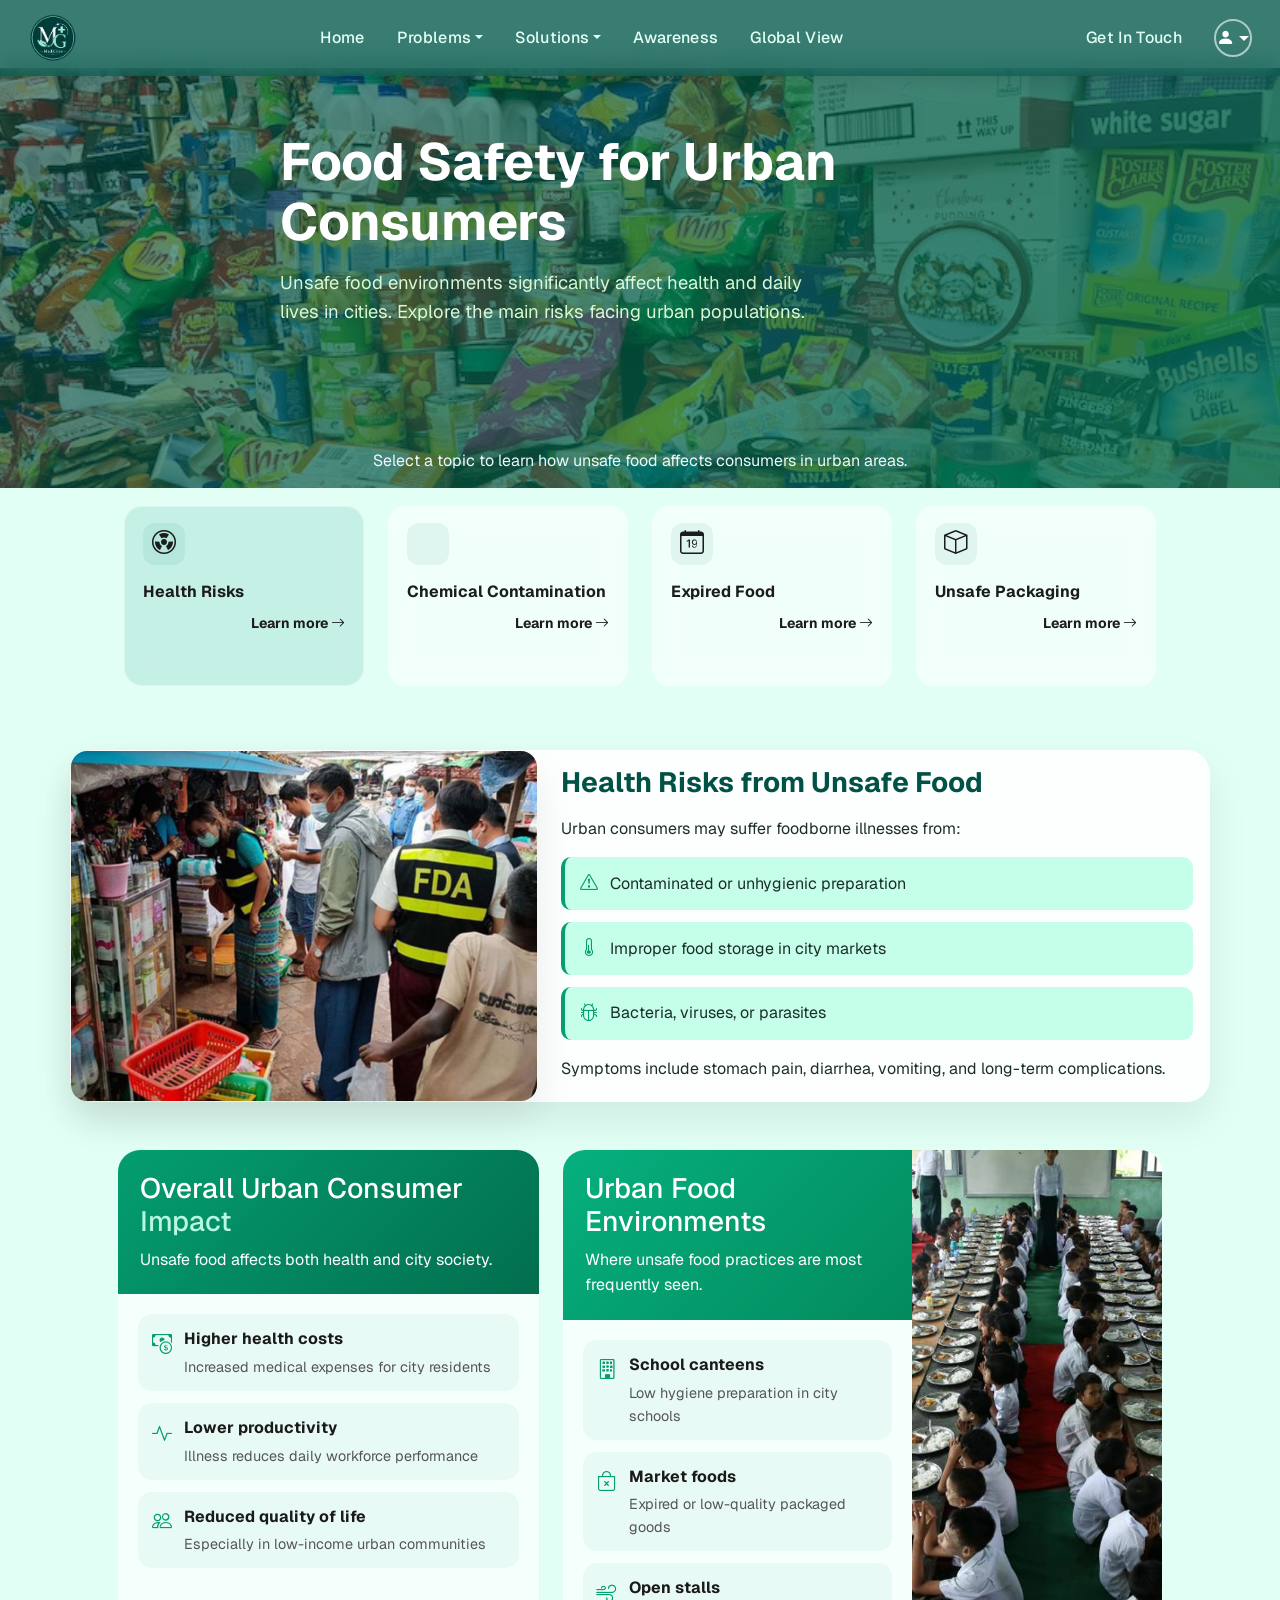
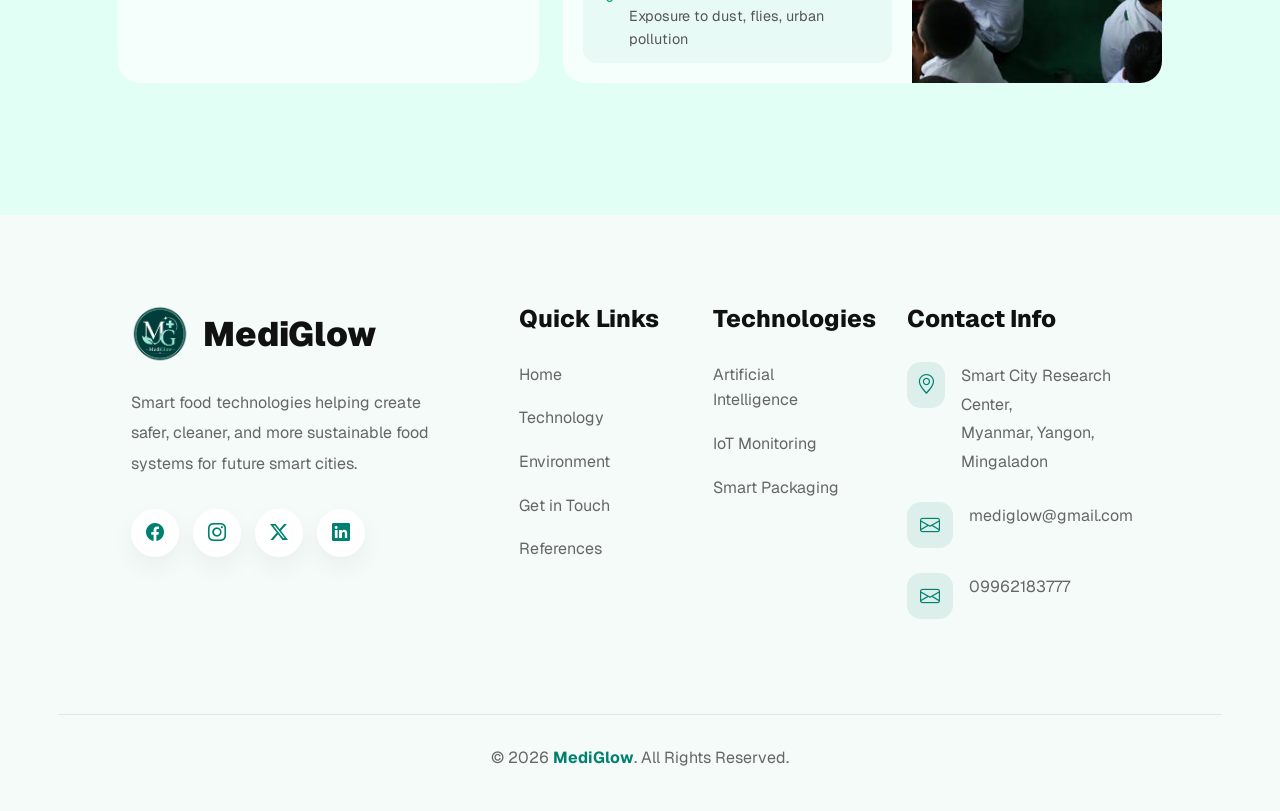
<file: consumer.html>
<!DOCTYPE html>
<html lang="en">
<head>
    <meta charset="UTF-8">
    <meta name="viewport" content="width=device-width, initial-scale=1.0, viewport-fit=cover">
    <title>MediGlow | Consumer Page</title>

    <!-- Favicon -->
    <link rel="icon" type="image/png" href="imgs/logo.png">

    <!-- Fonts -->
    <link href="https://fonts.googleapis.com/css2?family=Geist:wght@100..900&family=Poppins:wght@300;400;500;600;700;800&display=swap" rel="stylesheet">

    <!-- Bootstrap 5 CSS -->
    <link href="https://cdn.jsdelivr.net/npm/bootstrap@5.3.8/dist/css/bootstrap.min.css" rel="stylesheet">
    <link href="https://cdn.jsdelivr.net/npm/bootstrap-icons@1.13.1/font/bootstrap-icons.min.css" rel="stylesheet">

    <!-- AOS Animation Library -->
    <link href="https://unpkg.com/aos@2.3.1/dist/aos.css" rel="stylesheet">

    <!-- External CSS Files -->
    <link rel="stylesheet" href="css/base.css">
    <link rel="stylesheet" href="css/layout.css">
    <link rel="stylesheet" href="css/components.css">
    <link rel="stylesheet" href="css/pages.css">
    <link rel="stylesheet" href="css/footer.css">
    <style>
        .consumer_start_img_container {
            position: relative;
            background: url(imgs/consumer_bg.jpg) center/cover fixed no-repeat;
            height: 420px;
            overflow: hidden;
        }
    </style>
</head>
<body>

    <!-- Auth radio controls (CSS-only state management) -->
    <input type="radio" name="auth-state" id="auth-guest" hidden checked>
    <input type="radio" name="auth-state" id="auth-logged" hidden>
    <input type="radio" name="auth-panel" id="auth-form-fill" hidden checked>
    <input type="radio" name="auth-panel" id="auth-link-fill" hidden>

    <!-- ═══════════════ NAVBAR ═══════════════ -->
    <header>
        <nav class="navbar navbar-expand-lg" aria-label="Main navigation">
            <div class="container-fluid">
                <a href="#page-home" class="navbar-brand ms-lg-3" aria-label="MediGlow Home">
                    <img src="imgs/logo.png" alt="MediGlow logo - Smart City Food Safety" width="50" height="50">
                </a>
                <button type="button" class="navbar-toggler me-2" data-bs-toggle="offcanvas" data-bs-target="#offcanvas_nav" aria-controls="offcanvas_nav" aria-expanded="false" aria-label="Toggle navigation menu">
                    <span class="navbar-toggler-icon"></span>
                </button>

                <div class="collapse navbar-collapse" id="nav_id">
                    <ul class="navbar-nav mx-auto" role="menubar">
                        <li class="nav-item" role="none"><a class="nav-link nav_link_color" href="index.html" role="menuitem">Home</a></li>
                        <li class="nav-item dropdown" role="none">
                            <a href="#" class="nav-link nav_link_color dropdown-toggle" data-bs-toggle="dropdown" role="menuitem" aria-haspopup="true" aria-expanded="false">Problems</a>
                            <ul class="dropdown-menu dropdown_menu_for_nav_items">
                                <li>
                                    <div class="row g-1">
                                        <div class="col-md-6"><a class="dropdown-item" href="consumer.html"><div class="row g-0 align-items-center"><div class="col-3 text-center dropdown_text_icon_box"><i class="bi bi-bandaid-fill" aria-hidden="true"></i></div><div class="col-9 dropdown_text_section ps-2"><h6>Consumers</h6><p>Health issues</p></div></div></a></div>
                                        <div class="col-md-6"><a class="dropdown-item" href="food_challenges_page.html"><div class="row g-0 align-items-center"><div class="col-3 text-center dropdown_text_icon_box"><i class="bi bi-fork-knife" aria-hidden="true"></i></div><div class="col-9 dropdown_text_section ps-2"><h6>Unsafe Food</h6><p>Food safety risks</p></div></div></a></div>
                                    </div>
                                </li>
                                <li>
                                    <div class="row g-1 mt-1">
                                        <div class="col-md-6"><a class="dropdown-item" href="index.html#page-industry"><div class="row g-0 align-items-center"><div class="col-3 text-center dropdown_text_icon_box"><i class="bi bi-exclamation-triangle-fill" aria-hidden="true"></i></div><div class="col-9 dropdown_text_section ps-2"><h6>Industry</h6><p>Environmental impact</p></div></div></a></div>
                                        <div class="col-md-6"><a class="dropdown-item" href="environment.html"><div class="row g-0 align-items-center"><div class="col-3 text-center dropdown_text_icon_box"><i class="bi bi-tree-fill" aria-hidden="true"></i></div><div class="col-9 dropdown_text_section ps-2"><h6>Environment</h6><p>Pollution impact</p></div></div></a></div>
                                    </div>
                                </li>
                            </ul>
                        </li>
                        <li class="nav-item dropdown" role="none">
                            <a href="#" class="nav-link nav_link_color dropdown-toggle" data-bs-toggle="dropdown" role="menuitem" aria-haspopup="true" aria-expanded="false">Solutions</a>
                            <ul class="dropdown-menu dropdown_menu_for_nav_items">
                                <li>
                                    <div class="row g-1">
                                        <div class="col-md-6"><a class="dropdown-item" href="ai_detection.html"><div class="row g-0 align-items-center"><div class="col-3 text-center dropdown_text_icon_box"><i class="bi bi-search" aria-hidden="true"></i></div><div class="col-9 dropdown_text_section ps-2"><h6>AI Detection</h6><p>Smart scanning</p></div></div></a></div>
                                        <div class="col-md-6"><a class="dropdown-item" href="index.html#page-smart-packaging"><div class="row g-0 align-items-center"><div class="col-3 text-center dropdown_text_icon_box"><i class="bi bi-box-seam-fill" aria-hidden="true"></i></div><div class="col-9 dropdown_text_section ps-2"><h6>Smart Packaging</h6><p>Freshness tracking</p></div></div></a></div>
                                        <div class="col-md-6"><a class="dropdown-item" href="modern_technology.html"><div class="row g-0 align-items-center"><div class="col-3 text-center dropdown_text_icon_box"><i class="bi bi-cpu" aria-hidden="true"></i></div><div class="col-9 dropdown_text_section ps-2"><h6>Modern Technology</h6><p>Sensers & apps</p></div></div></a></div>
                                    </div>
                                </li>
                            </ul>
                        </li>
                        <li class="nav-item" role="none"><a class="nav-link nav_link_color" href="index.html#page-awareness" role="menuitem">Awareness</a></li>
                        <li class="nav-item" role="none"><a class="nav-link nav_link_color" href="index.html#page-global" role="menuitem">Global View</a></li>
                    </ul>
                    <ul class="navbar-nav me-lg-3" role="menubar">
                        <li class="nav-item" role="none"><a class="nav-link nav_link_color" href="index.html#page-about" role="menuitem">Get In Touch</a></li>
                    </ul>

                    <!-- Logged-in user dropdown (large screens) -->
                    <div class="auth-user dropdown logged_in_lg me-lg-4">
                        <a href="#" class="d-flex align-items-center nav-link dropdown-toggle" data-bs-toggle="dropdown" aria-haspopup="true" aria-expanded="false" aria-label="User menu">
                            <span class="rounded-circle bg-secondary d-flex align-items-center justify-content-center text-white" style="width:32px;height:32px;font-size:0.8rem;" aria-hidden="true">A</span>
                        </a>
                        <ul class="dropdown-menu dropdown-menu-end dropdown_menu_for_profile">
                            <li class="px-3 py-2"><div style="font-weight:600;">Anonymous</div></li>
                            <li><hr class="dropdown-divider"></li>
                            <li><a class="dropdown-item" href="#">Profile</a></li>
                            <li><label for="auth-guest" class="dropdown-item text-danger" style="cursor:pointer;">Logout</label></li>
                        </ul>
                    </div>

                    <!-- Guest login button (large screens) -->
                    <div class="dropdown logged_out d-none d-lg-flex pe-lg-3">
                        <a href="#" class="nav-user-icon-btn dropdown-toggle" data-bs-toggle="dropdown" aria-haspopup="true" aria-expanded="false" aria-label="Login or sign up">
                            <i class="bi bi-person-fill" aria-hidden="true"></i>
                        </a>
                        <ul class="dropdown-menu dropdown-menu-end dropdown_menu_for_profile">
                            <li><a class="dropdown-item" href="#modal_login" data-bs-toggle="modal">Login</a></li>
                            <li><a class="dropdown-item" href="#modal_register" data-bs-toggle="modal">Sign Up</a></li>
                        </ul>
                    </div>
                </div>

                <!-- Offcanvas mobile menu -->
                <div class="offcanvas offcanva_for_small_devices offcanvas-end d-lg-none" id="offcanvas_nav" tabindex="-1" aria-label="Mobile navigation menu">
                    <div class="offcanvas-header offcanva_header_for_navbar">
                        <a href="#page-home" class="navbar-brand"><img src="imgs/logo.png" height="32" alt="MediGlow"></a>
                        <button type="button" class="btn-close btn-close-white pe-4" data-bs-dismiss="offcanvas" aria-label="Close menu"></button>
                    </div>
                    <div class="offcanvas-body px-4 pt-3">
                        <div class="logged_in_sm justify-content-center mb-3">
                            <div class="dropdown">
                                <a href="#" class="d-flex align-items-center nav-link dropdown-toggle" data-bs-toggle="dropdown" aria-label="User menu"><span class="rounded-circle bg-secondary d-flex align-items-center justify-content-center text-white" style="width:32px;height:32px;">A</span></a>
                                <ul class="dropdown-menu dropdown-menu-end dropdown_menu_for_profile">
                                    <li class="px-3 py-2"><div>Anonymous</div></li>
                                    <li><hr class="dropdown-divider"></li>
                                    <li><a class="dropdown-item" href="#">Profile</a></li>
                                    <li><label for="auth-guest" class="dropdown-item text-danger">Logout</label></li>
                                </ul>
                            </div>
                        </div>
                        <ul class="navbar-nav">
                            <li class="nav-item mt-2"><a class="nav-link nav_link_color" href="index.html">Home</a></li>
                            <li class="nav-item mt-2"><a class="nav-link nav_link_color" href="index.html#page-awareness">Awareness</a></li>
                            <li class="nav-item mt-2"><a class="nav-link nav_link_color" href="index.html#page-global">Global View</a></li>
                            <li class="nav-item mt-2"><a class="nav-link nav_link_color" href="consumer.html" >Consumers</a></li>
                            <li class="nav-item mt-2"><a class="nav-link nav_link_color" href="food_challenges_page.html" >Unsafe Food</a></li>
                            <li class="nav-item mt-2"><a class="nav-link nav_link_color" href="environment.html" >Environment</a></li>
                            <li class="nav-item mt-2"><a class="nav-link nav_link_color" href="ai_detection.html">AI Detection</a></li>
                            <li class="nav-item mt-2"><a class="nav-link nav_link_color" href="index.html#page-industry" >Industry Impact</a></li>
                            <li class="nav-item mt-2"><a class="nav-link nav_link_color" href="index.html#page-smart-packaging">Smart Packaging</a></li>
                            <li class="nav-item mt-2"><a class="nav-link nav_link_color" href="modern_technology.html" >Modern Technology</a></li>
                            <li class="nav-item mt-2"><a class="nav-link nav_link_color" href="index.html#page-about">About Us</a></li>
                        </ul>
                        <hr style="border-color:rgba(255,255,255,0.3);">
                        <div class="d-flex justify-content-center logged_out gap-3">
                            <a href="#modal_login_sm" data-bs-toggle="modal" class="btn btn-outline-light btn-sm">Login</a>
                            <a href="#modal_register_sm" data-bs-toggle="modal" class="btn btn-light btn-sm">Sign Up</a>
                        </div>
                    </div>
                </div>
            </div>
        </nav>
    </header>

    <!-- ═══════════════ PAGE: CONSUMERS ═══════════════ -->
        <button class="d-lg-none p-2 mobile_tap_pane_button d-flex justify-content-center align-items-center" type="button" data-bs-toggle="offcanvas" data-bs-target="#tab_pane_consumer_offcanvas" aria-label="Open consumer topics sidebar">
            <svg xmlns="http://www.w3.org/2000/svg" width="30" height="30" fill="currentColor" class="bi bi-layout-sidebar" viewBox="0 0 16 16" aria-hidden="true"><path d="M0 3a2 2 0 0 1 2-2h12a2 2 0 0 1 2 2v10a2 2 0 0 1-2 2H2a2 2 0 0 1-2-2zm5-1v12h9a1 1 0 0 0 1-1V3a1 1 0 0 0-1-1zM4 2H2a1 1 0 0 0-1 1v10a1 1 0 0 0 1 1h2z"/></svg>
        </button>
        <div class="container-fluid p-0">
            <div class="consumer_start_img_container">
                <div class="container consumer-hero-inner">
                    <h1>Food Safety for Urban Consumers</h1>
                    <p class="consumer-hero-sub">Unsafe food environments significantly affect health and daily lives in cities. Explore the main risks facing urban populations.</p>
                </div>
            </div>
            <div class="container consumer-tabs-wrap">
                <p class="consumer-section-intro d-none d-lg-block" style="color: aliceblue;">Select a topic to learn how unsafe food affects consumers in urban areas.</p>
                <ul class="nav nav-pills consumer_tab_pane_body d-none  d-lg-flex justify-content-center gap-4 flex-wrap" role="tablist">
                    <li class="nav-item" role="presentation"><a href="#consumer_health" class="nav-link consumer_tab_pane active fw-bold pt-3" data-bs-toggle="tab" role="tab" aria-selected="true"><div class="consumer_icon_bg text-center"><i class="bi bi-radioactive fs-4" aria-hidden="true"></i></div>Health Risks<span class="d-block text-end small pt-2">Learn more <i class="bi bi-arrow-right" aria-hidden="true"></i></span></a></li>
                    <li class="nav-item" role="presentation"><a href="#consumer_chemical" class="nav-link consumer_tab_pane fw-bold pt-3" data-bs-toggle="tab" role="tab" aria-selected="false"><div class="consumer_icon_bg text-center"><i class="bi bi-flask fs-4" aria-hidden="true"></i></div>Chemical Contamination<span class="d-block text-end small pt-2">Learn more <i class="bi bi-arrow-right" aria-hidden="true"></i></span></a></li>
                    <li class="nav-item" role="presentation"><a href="#consumer_expired" class="nav-link consumer_tab_pane fw-bold pt-3" data-bs-toggle="tab" role="tab" aria-selected="false"><div class="consumer_icon_bg text-center"><i class="bi bi-calendar-date fs-4" aria-hidden="true"></i></div>Expired Food<span class="d-block text-end small pt-2">Learn more <i class="bi bi-arrow-right" aria-hidden="true"></i></span></a></li>
                    <li class="nav-item" role="presentation"><a href="#consumer_unsafe_packaging" class="nav-link consumer_tab_pane fw-bold pt-3" data-bs-toggle="tab" role="tab" aria-selected="false"><div class="consumer_icon_bg text-center"><i class="bi bi-box fs-4" aria-hidden="true"></i></div>Unsafe Packaging<span class="d-block text-end small pt-2">Learn more <i class="bi bi-arrow-right" aria-hidden="true"></i></span></a></li>
                </ul>
            </div>
            <div class="offcanvas offcanvas-start" id="tab_pane_consumer_offcanvas" tabindex="-1" aria-label="Consumer topics navigation">
                <div class="offcanvas-header"><h5 style="color:white;">More</h5><button type="button" class="btn-close btn-close-white" data-bs-dismiss="offcanvas" aria-label="Close"></button></div>
                    <div class="offcanvas-body "><ul class="nav nav-pills flex-column p-3 tab_bar" role="tablist">
                        <li class="nav-item pt-3" role="presentation"><a href="#consumer_health" class="nav-link consumer_tab_pane active" data-bs-toggle="tab" role="tab">Health Risks</a></li>
                        <li class="nav-item pt-3" role="presentation"><a href="#consumer_chemical" class="nav-link consumer_tab_pane" data-bs-toggle="tab" role="tab">Chemical Contamination</a></li>
                        <li class="nav-item pt-3" role="presentation"><a href="#consumer_expired" class="nav-link consumer_tab_pane" data-bs-toggle="tab" role="tab">Expired Food</a></li>
                        <li class="nav-item pt-3" role="presentation"><a href="#consumer_unsafe_packaging" class="nav-link consumer_tab_pane" data-bs-toggle="tab" role="tab">Unsafe Packaging</a></li>
                    </ul>
                </div>
            </div>

            <div class="tab-content mt-5 mb-5">
                <div class="tab-pane show active" id="consumer_health" role="tabpanel">
                    <div class="container consumer_content_container p-0 pe-3">
                        <div class="row  align-items-center">
                            <div class="col-lg-5 pe-0 mb-3 mb-lg-0">
                                <img src="imgs/consumer_unsafefood.jpg" class="consumer-tab-img p-0" alt="Consumer health risks from unsafe food" loading="lazy">
                            </div>
                            <div class="col-lg-7 ps-4">
                                <h3>Health Risks from Unsafe Food</h3>
                                <p>Urban consumers may suffer foodborne illnesses from:</p>
                                <div class="ai_d_feature_list">
                                    <div class="consumer_feature_item">
                                        <i class="bi bi-exclamation-triangle" aria-hidden="true"></i>
                                        <span>Contaminated or unhygienic preparation</span>
                                    </div>
                                    <div class="consumer_feature_item">
                                        <i class="bi bi-thermometer-half" aria-hidden="true"></i>
                                        <span>Improper food storage in city markets</span>
                                    </div>
                                    <div class="consumer_feature_item">
                                        <i class="bi bi-bug" aria-hidden="true"></i>
                                        <span>Bacteria, viruses, or parasites</span>
                                    </div>
                                </div>
                                <p class="mt-3 mb-0 pb-1">Symptoms include stomach pain, diarrhea, vomiting, and long-term complications.</p>
                            </div>
                        </div>
                    </div>
                </div>

                <div class="tab-pane" id="consumer_chemical" role="tabpanel">
                    <div class="container consumer_content_container p-0 pe-3">
                        <div class="row g-4 align-items-center">
                            <div class="col-lg-5 pe-0 ">
                                <img src="imgs/chemical_food.png" class="consumer-tab-img" alt="Chemical contamination in food" loading="lazy">
                            </div>
                            <div class="col-lg-7 ps-4">
                                <h3>Chemical and Artificial Contamination</h3>
                                <p>Harmful substances include:</p>
                                <div class="ai_d_feature_list">
                                    <div class="consumer_feature_item">
                                        <i class="bi bi-capsule-pill" aria-hidden="true"></i>
                                        <span>Excessive preservatives/additives</span>
                                    </div>
                                    <div class="consumer_feature_item">
                                        <i class="bi bi-flower1" aria-hidden="true"></i>
                                        <span>Pesticide residues in produce</span>
                                    </div>
                                    <div class="consumer_feature_item">
                                        <i class="bi bi-palette" aria-hidden="true"></i>
                                        <span>Unsafe coloring agents</span>
                                    </div>
                                </div>
                                <p class="mt-3 mb-0 pb-1">Long-term exposure increases risk of chronic diseases in urban populations.</p>
                            </div>
                        </div>
                    </div>
                </div>

                <div class="tab-pane" id="consumer_expired" role="tabpanel">
                    <div class="container consumer_content_container p-0 pe-3">
                        <div class="row g-4 align-items-center">
                            <div class="col-lg-5 pe-0 mb-2 mb-lg-0">
                                <img src="imgs/expired_food.jpg" class="consumer-tab-img" alt="Expired food products" loading="lazy">
                            </div>
                            <div class="col-lg-7 ps-4">
                                <h3>Expired or Poor-Quality Food</h3>
                                <div class="ai_d_feature_list">
                                    <div class="consumer_feature_item">
                                        <i class="bi bi-calendar-x" aria-hidden="true"></i>
                                        <span>Expired packaged foods still sold in city shops</span>
                                    </div>
                                    <div class="consumer_feature_item">
                                        <i class="bi bi-emoji-frown" aria-hidden="true"></i>
                                        <span>Poor quality processed food in urban markets</span>
                                    </div>
                                    <div class="consumer_feature_item">
                                        <i class="bi bi-eye-slash" aria-hidden="true"></i>
                                        <span>Misleading labels hiding expiration dates</span>
                                    </div>
                                </div>
                                <p class="mt-3 mb-0 pb-1">This increases the chance of food poisoning outbreaks.</p>
                            </div>
                        </div>
                    </div>
                </div>

                <div class="tab-pane" id="consumer_unsafe_packaging" role="tabpanel">
                    <div class="container consumer_content_container p-0 pe-3">
                        <div class="row g-4 align-items-center">
                            <div class="col-lg-5 pe-0 mb-2 mb-lg-0">
                                <img src="imgs/consumer_unsafe_food_packaging.jpg" class="consumer-tab-img" alt="Unsafe food packaging examples" loading="lazy">
                            </div>
                            <div class="col-lg-7 ps-4 pb-3">
                                <h3>Unsafe Packaging in Urban Areas</h3>
                                <div class="ai_d_feature_list">
                                    <div class="consumer_feature_item">
                                        <i class="bi bi-bag-x" aria-hidden="true"></i>
                                        <span>More fast food and sugary products available</span>
                                    </div>
                                    <div class="consumer_feature_item">
                                        <i class="bi bi-heart-pulse" aria-hidden="true"></i>
                                        <span>Healthy eating habits decline city-wide</span>
                                    </div>
                                    <div class="consumer_feature_item">
                                        <i class="bi bi-activity" aria-hidden="true"></i>
                                        <span>Risk of obesity and chronic diseases rises</span>
                                    </div>
                                </div>
                            </div>
                        </div>
                    </div>
                </div>
            </div>
            <div class="container consumer-overview-section">
                <div class="row g-4 justify-content-between">
                    <div class="col-lg-5"><article class="consumer_overview_card h-100"><div class="consumer_overview_header"><h3>Overall Urban Consumer <span>Impact</span></h3><p class="mb-0">Unsafe food affects both health and city society.</p></div><div class="consumer_overview_body"><div class="overview_item"><i class="bi bi-cash-coin" aria-hidden="true"></i><div><strong>Higher health costs</strong><span>Increased medical expenses for city residents</span></div></div><div class="overview_item"><i class="bi bi-activity" aria-hidden="true"></i><div><strong>Lower productivity</strong><span>Illness reduces daily workforce performance</span></div></div><div class="overview_item"><i class="bi bi-people" aria-hidden="true"></i><div><strong>Reduced quality of life</strong><span>Especially in low-income urban communities</span></div></div></div></article></div>
                    <div class="col-lg-7"><article class="consumer_overview_card h-100 overflow-hidden"><div class="row g-0 h-100"><div class="col-md-7"><div class="consumer_overview_header soft"><h3>Urban Food Environments</h3><p class="mb-0">Where unsafe food practices are most frequently seen.</p></div><div class="consumer_overview_body"><div class="overview_item"><i class="bi bi-building" aria-hidden="true"></i><div><strong>School canteens</strong><span>Low hygiene preparation in city schools</span></div></div><div class="overview_item"><i class="bi bi-bag-x" aria-hidden="true"></i><div><strong>Market foods</strong><span>Expired or low-quality packaged goods</span></div></div><div class="overview_item"><i class="bi bi-wind" aria-hidden="true"></i><div><strong>Open stalls</strong><span>Exposure to dust, flies, urban pollution</span></div></div></div></div><div class="col-md-5"><img src="imgs/school_canteen.png" class="w-100 h-100" style="object-fit:cover;min-height:220px;" alt="School canteen food safety" loading="lazy"></div></div></article></div>
                </div>
            </div>
        </div>
    </div>
    


    <footer class="footer_section">
        <div class="container">
            <div class="row g-5 justify-content-center">
                <!-- Left -->
                <div class="col-lg-4">
                    <div class="footer_logo">
                        <div class="logo_footer">
                            <img src="imgs/logo.png" alt="logo">
                        </div>
                        <h2>MediGlow</h2>
                    </div>
                    <p class="footer_text">
                        Smart food technologies helping create safer,
                        cleaner, and more sustainable food systems
                        for future smart cities.
                    </p>
                    <div class="social_links">
                        <a href="#">
                            <i class="bi bi-facebook"></i>
                        </a>
                        <a href="#">
                            <i class="bi bi-instagram"></i>
                        </a>
                        <a href="#">
                            <i class="bi bi-twitter-x"></i>
                        </a>
                        <a href="#">
                            <i class="bi bi-linkedin"></i>
                        </a>
                    </div>
                </div>

                <!-- Quick Links -->
                <div class="col-lg-2 col-md-6">
                    <h4 class="footer_title">
                        Quick Links
                    </h4>
                    <ul class="footer_links">
                        <li><a href="index.html">Home</a></li>
                        <li><a href="ai_detection.html">Technology</a></li>
                        <li><a href="environment.html">Environment</a></li>
                        <li><a href="index.html##page-about">Get in Touch</a></li>
                        <li><a href="https://edusn-my.sharepoint.com/:w:/g/personal/sawlukeylaytharwah_edusnschool_co_uk/IQA7VII9sao8RoQFbBMiV3IVATWGQUy42b-7FMVu-RV_cOE?e=jAO8yl">References</a></li>
                    </ul>
                </div>

                <!-- Technologies -->
                <div class="col-lg-2 col-md-6">
                    <h4 class="footer_title">
                        Technologies
                    </h4>
                    <ul class="footer_links">
                        <li><a href="ai_detection.html">Artificial Intelligence</a></li>
                        <li><a href="modern_technology.html">IoT Monitoring</a></li>
                        <li><a href="index.html#page-smart-packaging">Smart Packaging</a></li>
                    </ul>
                </div>
                <!-- Contact -->
                <div class="col-lg-3 col-md-6">
                    <h4 class="footer_title">
                        Contact Info
                    </h4>
                    <div class="contact_item">
                        <div class="contact_icon">
                            <i class="bi bi-geo-alt"></i>
                        </div>
                        <p>
                            Smart City Research Center, <br>
                            Myanmar, Yangon, Mingaladon
                        </p>
                    </div>

                    <div class="contact_item">
                        <div class="contact_icon">
                            <i class="bi bi-envelope"></i>
                        </div>
                        <p>
                            mediglow@gmail.com
                        </p>
                    </div>

                    <div class="contact_item">
                        <div class="contact_icon">
                            <i class="bi bi-envelope"></i>
                        </div>
                        <p>
                            09962183777
                        </p>
                    </div>

                </div>

            <!-- Bottom -->
            <div class="footer_bottom">
                <p>
                    © 2026 <span>MediGlow</span>. All Rights Reserved.
                </p>
            </div>
        </div>
    </footer>


    <!-- ═══════════════ MODALS ═══════════════ -->
    <div class="modal fade" data-bs-backdrop="static" id="succcessModal" tabindex="-1" aria-hidden="true"><div class="modal-dialog modal-dialog-centered"><div class="modal-content"><div class="modal-header"><h5 class="modal-title">Question Submitted</h5><button type="button" class="btn-close" data-bs-dismiss="modal" aria-label="Close"></button></div><div class="modal-body text-center"><h4>Thank You!</h4><p>Your question has been successfully sent.</p></div><div class="modal-footer justify-content-center"><button class="btn btn-success rounded-pill" data-bs-dismiss="modal">OK</button></div></div></div></div>

    <!-- Large Login Modal -->
    <div class="modal fade" data-bs-backdrop="static" id="modal_login" tabindex="-1" aria-hidden="true"><div class="modal-dialog modal-dialog-centered modal-xl"><div class="modal-content position-relative"><button type="button" class="btn-close position-absolute top-0 end-0 m-3 btn-close-white" data-bs-dismiss="modal" style="z-index:10;" aria-label="Close login modal"></button><div class="row g-0"><div class="col-md-6 modal-image-col" style="background-image: url('mohinga.jpg');" role="img" aria-label="Myanmar traditional dish"></div><div class="col-md-6 modal-form-col"><div class="form-scroll"><h2 class="auth-title">Welcome back</h2><div class="form_fill"><div class="mb-3"><input class="auth-email-input" type="email" placeholder="Email address" aria-label="Email address"></div><div class="mb-3"><input class="auth-email-input" type="password" placeholder="Password" aria-label="Password"></div><div class="text-end mb-3"><a href="#modal_forgot" data-bs-toggle="modal" style="color: var(--medi-primary);">Forgot password?</a></div><label class="auth-email-btn" for="auth-logged" data-bs-dismiss="modal">Log In</label><hr class="auth-divider"><p class="text-center social-toggle-text mb-0">or continue with <label class="login_form" for="auth-link-fill">social accounts</label></p></div><div class="link_fill">
                    <label class="auth-social-btn" for="auth-logged" data-bs-dismiss="modal">
                        <svg width="18" height="18" viewBox="0 0 48 48" aria-hidden="true"><path fill="#EA4335" d="M24 9.5c3.54 0 6.71 1.22 9.21 3.6l6.85-6.85C35.9 2.38 30.47 0 24 0 14.62 0 6.51 5.38 2.56 13.22l7.98 6.19C12.43 13.72 17.74 9.5 24 9.5z"/><path fill="#4285F4" d="M46.98 24.55c0-1.57-.15-3.09-.38-4.55H24v9.02h12.94c-.58 2.96-2.26 5.48-4.78 7.18l7.73 6c4.51-4.18 7.09-10.36 7.09-17.65z"/><path fill="#FBBC05" d="M10.53 28.59a14.5 14.5 0 0 1 0-9.18l-7.98-6.19a24.08 24.08 0 0 0 0 21.56l7.98-6.19z"/><path fill="#34A853" d="M24 48c6.48 0 11.93-2.13 15.89-5.81l-7.73-6c-2.15 1.45-4.92 2.3-8.16 2.3-6.26 0-11.57-4.22-13.47-9.91l-7.98 6.19C6.51 42.62 14.62 48 24 48z"/></svg>
                        Continue with Google
                    </label>
                    <label class="auth-social-btn" for="auth-logged" data-bs-dismiss="modal">
                        <svg width="18" height="18" viewBox="0 0 16 16" aria-hidden="true"><path d="M8 0C3.58 0 0 3.58 0 8c0 3.54 2.29 6.53 5.47 7.59.4.07.55-.17.55-.38 0-.19-.01-.82-.01-1.49-2.01.37-2.53-.49-2.69-.94-.09-.23-.48-.94-.82-1.13-.28-.15-.68-.52-.01-.53.63-.01 1.08.58 1.23.82.72 1.21 1.87.87 2.33.66.07-.52.28-.87.51-1.07-1.78-.2-3.64-.89-3.64-3.95 0-.87.31-1.59.82-2.15-.08-.2-.36-1.02.08-2.12 0 0 .67-.21 2.2.82.64-.18 1.32-.27 2-.27.68 0 1.36.09 2 .27 1.53-1.04 2.2-.82 2.2-.82.44 1.1.16 1.92.08 2.12.51.56.82 1.27.82 2.15 0 3.07-1.87 3.75-3.65 3.95.29.25.54.73.54 1.48 0 1.07-.01 1.93-.01 2.2 0 .21.15.46.55.38A8.013 8.013 0 0 0 16 8c0-4.42-3.58-8-8-8z"/></svg>
                        Continue with GitHub
                    </label>
                    <label class="auth-social-btn" for="auth-logged" data-bs-dismiss="modal">
                        <svg width="18" height="18" viewBox="0 0 24 24" aria-hidden="true"><path d="M17.05 20.28c-.98.95-2.05.8-3.08.35-1.09-.46-2.09-.48-3.24 0-1.44.62-2.2.44-3.06-.35C2.79 15.25 3.51 7.59 9.05 7.31c1.35.07 2.29.74 3.08.8 1.18-.24 2.31-.93 3.57-.84 1.51.12 2.65.72 3.4 1.8-3.12 1.87-2.38 5.98.48 7.13-.57 1.5-1.31 2.99-2.54 4.09zM12.03 7.25c-.15-2.23 1.66-4.07 3.74-4.25.29 2.58-2.34 4.5-3.74 4.25z"/></svg>
                        Continue with Apple
                    </label>
                    <hr class="auth-divider">
                    <p class="text-center social-toggle-text mb-0"><label class="login_form" for="auth-form-fill">Login with email & password?</label></p>
                </div><div class="auth-signup-link">Don't have an account? <a href="#modal_register" data-bs-toggle="modal" data-bs-target="#modal_register" data-bs-dismiss="modal">Sign Up</a></div></div><div class="auth-footer"><a href="#">Terms</a><a href="#">Privacy Policy</a></div></div></div></div></div></div>

    <!-- Large Register Modal -->
    <div class="modal fade" data-bs-backdrop="static" id="modal_register" tabindex="-1" aria-hidden="true"><div class="modal-dialog modal-dialog-centered modal-xl"><div class="modal-content position-relative"><button type="button" class="btn-close position-absolute top-0 end-0 m-3 btn-close-white" data-bs-dismiss="modal" style="z-index:10;" aria-label="Close register modal"></button><div class="row g-0"><div class="col-md-6 modal-image-col" style="background-image: url('mohinga.jpg');" role="img" aria-label="Myanmar traditional dish"></div><div class="col-md-6 modal-form-col"><div class="form-scroll"><h2 class="auth-title">Create your account</h2><div class="form_fill"><div class="mb-3"><input class="auth-email-input" type="text" placeholder="Username" aria-label="Username"></div><div class="mb-3"><input class="auth-email-input" type="email" placeholder="Email address" aria-label="Email address"></div><div class="mb-3"><input class="auth-email-input" type="password" placeholder="Password" aria-label="Password"></div><label class="auth-email-btn" for="auth-logged" data-bs-dismiss="modal">Sign Up</label><hr class="auth-divider"><p class="text-center social-toggle-text mb-0">or continue with <label class="login_form" for="auth-link-fill">social accounts</label></p></div><div class="link_fill">
                    <label class="auth-social-btn" for="auth-logged" data-bs-dismiss="modal">
                        <svg width="18" height="18" viewBox="0 0 48 48" aria-hidden="true"><path fill="#EA4335" d="M24 9.5c3.54 0 6.71 1.22 9.21 3.6l6.85-6.85C35.9 2.38 30.47 0 24 0 14.62 0 6.51 5.38 2.56 13.22l7.98 6.19C12.43 13.72 17.74 9.5 24 9.5z"/><path fill="#4285F4" d="M46.98 24.55c0-1.57-.15-3.09-.38-4.55H24v9.02h12.94c-.58 2.96-2.26 5.48-4.78 7.18l7.73 6c4.51-4.18 7.09-10.36 7.09-17.65z"/><path fill="#FBBC05" d="M10.53 28.59a14.5 14.5 0 0 1 0-9.18l-7.98-6.19a24.08 24.08 0 0 0 0 21.56l7.98-6.19z"/><path fill="#34A853" d="M24 48c6.48 0 11.93-2.13 15.89-5.81l-7.73-6c-2.15 1.45-4.92 2.3-8.16 2.3-6.26 0-11.57-4.22-13.47-9.91l-7.98 6.19C6.51 42.62 14.62 48 24 48z"/></svg>
                        Continue with Google
                    </label>
                    <label class="auth-social-btn" for="auth-logged" data-bs-dismiss="modal">
                        <svg width="18" height="18" viewBox="0 0 16 16" aria-hidden="true"><path d="M8 0C3.58 0 0 3.58 0 8c0 3.54 2.29 6.53 5.47 7.59.4.07.55-.17.55-.38 0-.19-.01-.82-.01-1.49-2.01.37-2.53-.49-2.69-.94-.09-.23-.48-.94-.82-1.13-.28-.15-.68-.52-.01-.53.63-.01 1.08.58 1.23.82.72 1.21 1.87.87 2.33.66.07-.52.28-.87.51-1.07-1.78-.2-3.64-.89-3.64-3.95 0-.87.31-1.59.82-2.15-.08-.2-.36-1.02.08-2.12 0 0 .67-.21 2.2.82.64-.18 1.32-.27 2-.27.68 0 1.36.09 2 .27 1.53-1.04 2.2-.82 2.2-.82.44 1.1.16 1.92.08 2.12.51.56.82 1.27.82 2.15 0 3.07-1.87 3.75-3.65 3.95.29.25.54.73.54 1.48 0 1.07-.01 1.93-.01 2.2 0 .21.15.46.55.38A8.013 8.013 0 0 0 16 8c0-4.42-3.58-8-8-8z"/></svg>
                        Continue with GitHub
                    </label>
                    <label class="auth-social-btn" for="auth-logged" data-bs-dismiss="modal">
                        <svg width="18" height="18" viewBox="0 0 24 24" aria-hidden="true"><path d="M17.05 20.28c-.98.95-2.05.8-3.08.35-1.09-.46-2.09-.48-3.24 0-1.44.62-2.2.44-3.06-.35C2.79 15.25 3.51 7.59 9.05 7.31c1.35.07 2.29.74 3.08.8 1.18-.24 2.31-.93 3.57-.84 1.51.12 2.65.72 3.4 1.8-3.12 1.87-2.38 5.98.48 7.13-.57 1.5-1.31 2.99-2.54 4.09zM12.03 7.25c-.15-2.23 1.66-4.07 3.74-4.25.29 2.58-2.34 4.5-3.74 4.25z"/></svg>
                        Continue with Apple
                    </label>
                    <hr class="auth-divider">
                    <p class="text-center social-toggle-text mb-0"><label class="login_form" for="auth-form-fill">Sign up with email & password?</label></p>
                </div><div class="auth-signup-link">Already have an account? <a href="#modal_login" data-bs-toggle="modal" data-bs-dismiss="modal">Log In</a></div></div><div class="auth-footer"><a href="#">Terms</a><a href="#">Privacy Policy</a></div></div></div></div></div></div>

    <!-- Small modals (unchanged) -->
    <div class="modal fade" data-bs-backdrop="static" id="modal_login_sm" tabindex="-1" aria-hidden="true"><div class="modal-dialog modal-dialog-centered"><div class="modal-content" style="border-radius:20px;"><div class="modal-body p-4 position-relative"><button type="button" class="btn-close position-absolute top-0 end-0 m-3" data-bs-dismiss="modal" aria-label="Close"></button><h2 class="auth-title">Welcome back</h2><div class="form_fill"><div class="mb-3"><input class="auth-email-input" type="email" placeholder="Email address" aria-label="Email"></div><div class="mb-3"><input class="auth-email-input" type="password" placeholder="Password" aria-label="Password"></div><div class="text-end mb-3"><a href="#modal_forgot" data-bs-toggle="modal" style="color:var(--medi-primary);">Forgot password?</a></div><label class="auth-email-btn" for="auth-logged" data-bs-dismiss="modal">Log In</label><hr class="auth-divider"><p class="text-center social-toggle-text mb-0">or continue with <label class="login_form" for="auth-link-fill">social accounts</label></p></div><div class="link_fill"><label class="auth-social-btn" for="auth-logged" data-bs-dismiss="modal">Continue with Google</label><label class="auth-social-btn" for="auth-logged" data-bs-dismiss="modal">Continue with GitHub</label><label class="auth-social-btn" for="auth-logged" data-bs-dismiss="modal">Continue with Apple</label><hr class="auth-divider"><p class="text-center social-toggle-text mb-0"><label class="login_form" for="auth-form-fill">Login with email & password?</label></p></div><div class="auth-signup-link">Don't have an account? <a href="#modal_register_sm" data-bs-toggle="modal" data-bs-dismiss="modal">Sign Up</a></div></div></div></div></div>
    <div class="modal fade" data-bs-backdrop="static" id="modal_register_sm" tabindex="-1" aria-hidden="true"><div class="modal-dialog modal-dialog-centered"><div class="modal-content" style="border-radius:20px;"><div class="modal-body p-4 position-relative"><button type="button" class="btn-close position-absolute top-0 end-0 m-3" data-bs-dismiss="modal" aria-label="Close"></button><h2 class="auth-title">Create your account</h2><div class="form_fill"><div class="mb-3"><input class="auth-email-input" type="text" placeholder="Username" aria-label="Username"></div><div class="mb-3"><input class="auth-email-input" type="email" placeholder="Email address" aria-label="Email"></div><div class="mb-3"><input class="auth-email-input" type="password" placeholder="Password" aria-label="Password"></div><label class="auth-email-btn" for="auth-logged" data-bs-dismiss="modal">Sign Up</label><hr class="auth-divider"><p class="text-center social-toggle-text mb-0">or continue with <label class="login_form" for="auth-link-fill">social accounts</label></p></div><div class="link_fill"><label class="auth-social-btn" for="auth-logged" data-bs-dismiss="modal">Continue with Google</label><label class="auth-social-btn" for="auth-logged" data-bs-dismiss="modal">Continue with GitHub</label><label class="auth-social-btn" for="auth-logged" data-bs-dismiss="modal">Continue with Apple</label><hr class="auth-divider"><p class="text-center social-toggle-text mb-0"><label class="login_form" for="auth-form-fill">Sign up with email & password?</label></p></div><div class="auth-signup-link">Already have an account? <a href="#modal_login_sm" data-bs-toggle="modal" data-bs-dismiss="modal">Log In</a></div></div></div></div></div>

    <!-- Forgot Password Modal -->
    <div class="modal fade" data-bs-backdrop="static" id="modal_forgot" tabindex="-1" aria-hidden="true"><div class="modal-dialog modal-dialog-centered"><div class="modal-content" style="border-radius:20px;"><div class="modal-header"><h5 class="modal-title">Reset Password</h5><button type="button" class="btn-close" data-bs-dismiss="modal" aria-label="Close"></button></div><div class="modal-body"><div class="mb-3"><input class="auth-email-input" type="password" placeholder="New Password" aria-label="New password"></div><div class="mb-3"><input class="auth-email-input" type="password" placeholder="Confirm Password" aria-label="Confirm password"></div><label class="auth-email-btn" data-bs-dismiss="modal">Reset</label></div></div></div></div>

    <!-- Scripts -->
    <script src="https://cdn.jsdelivr.net/npm/bootstrap@5.3.8/dist/js/bootstrap.bundle.min.js"></script>
    <script src="https://unpkg.com/aos@2.3.1/dist/aos.js"></script>
    <script>AOS.init();</script>

</body>
</html>
</file>
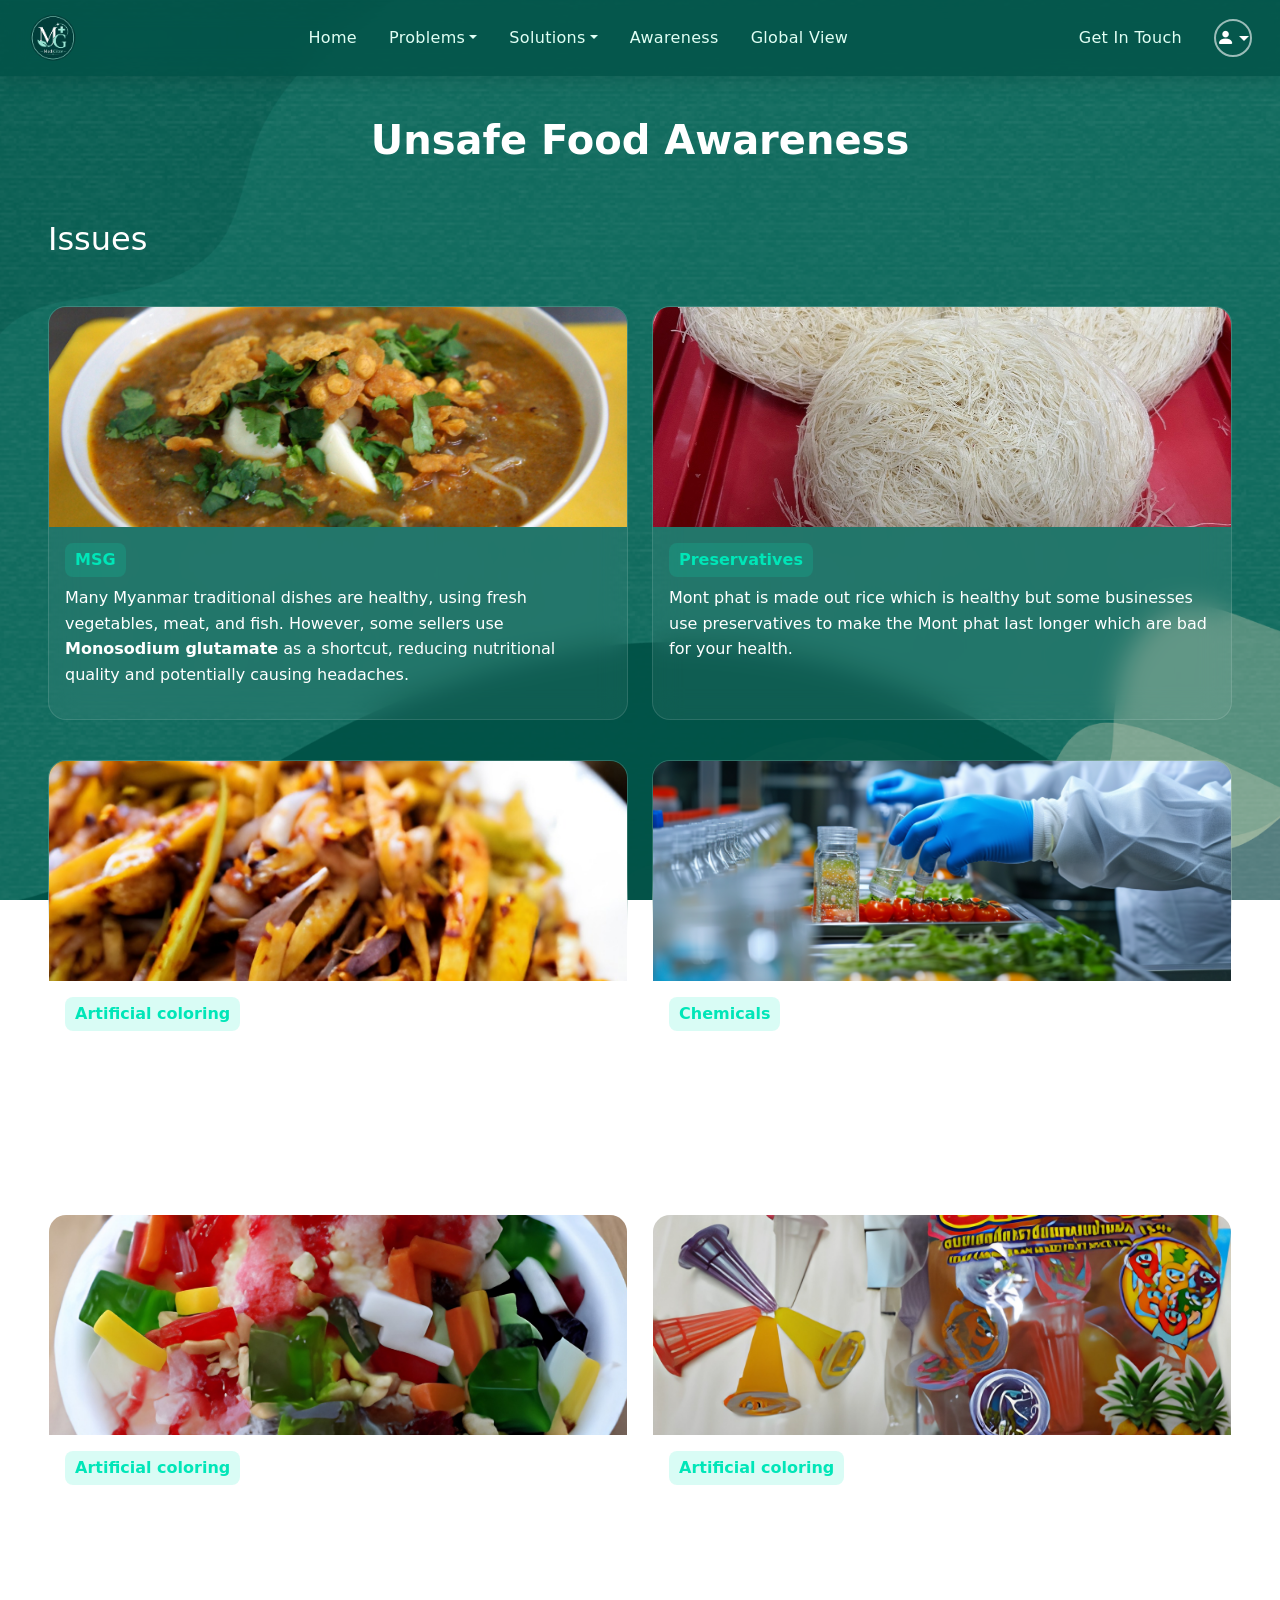
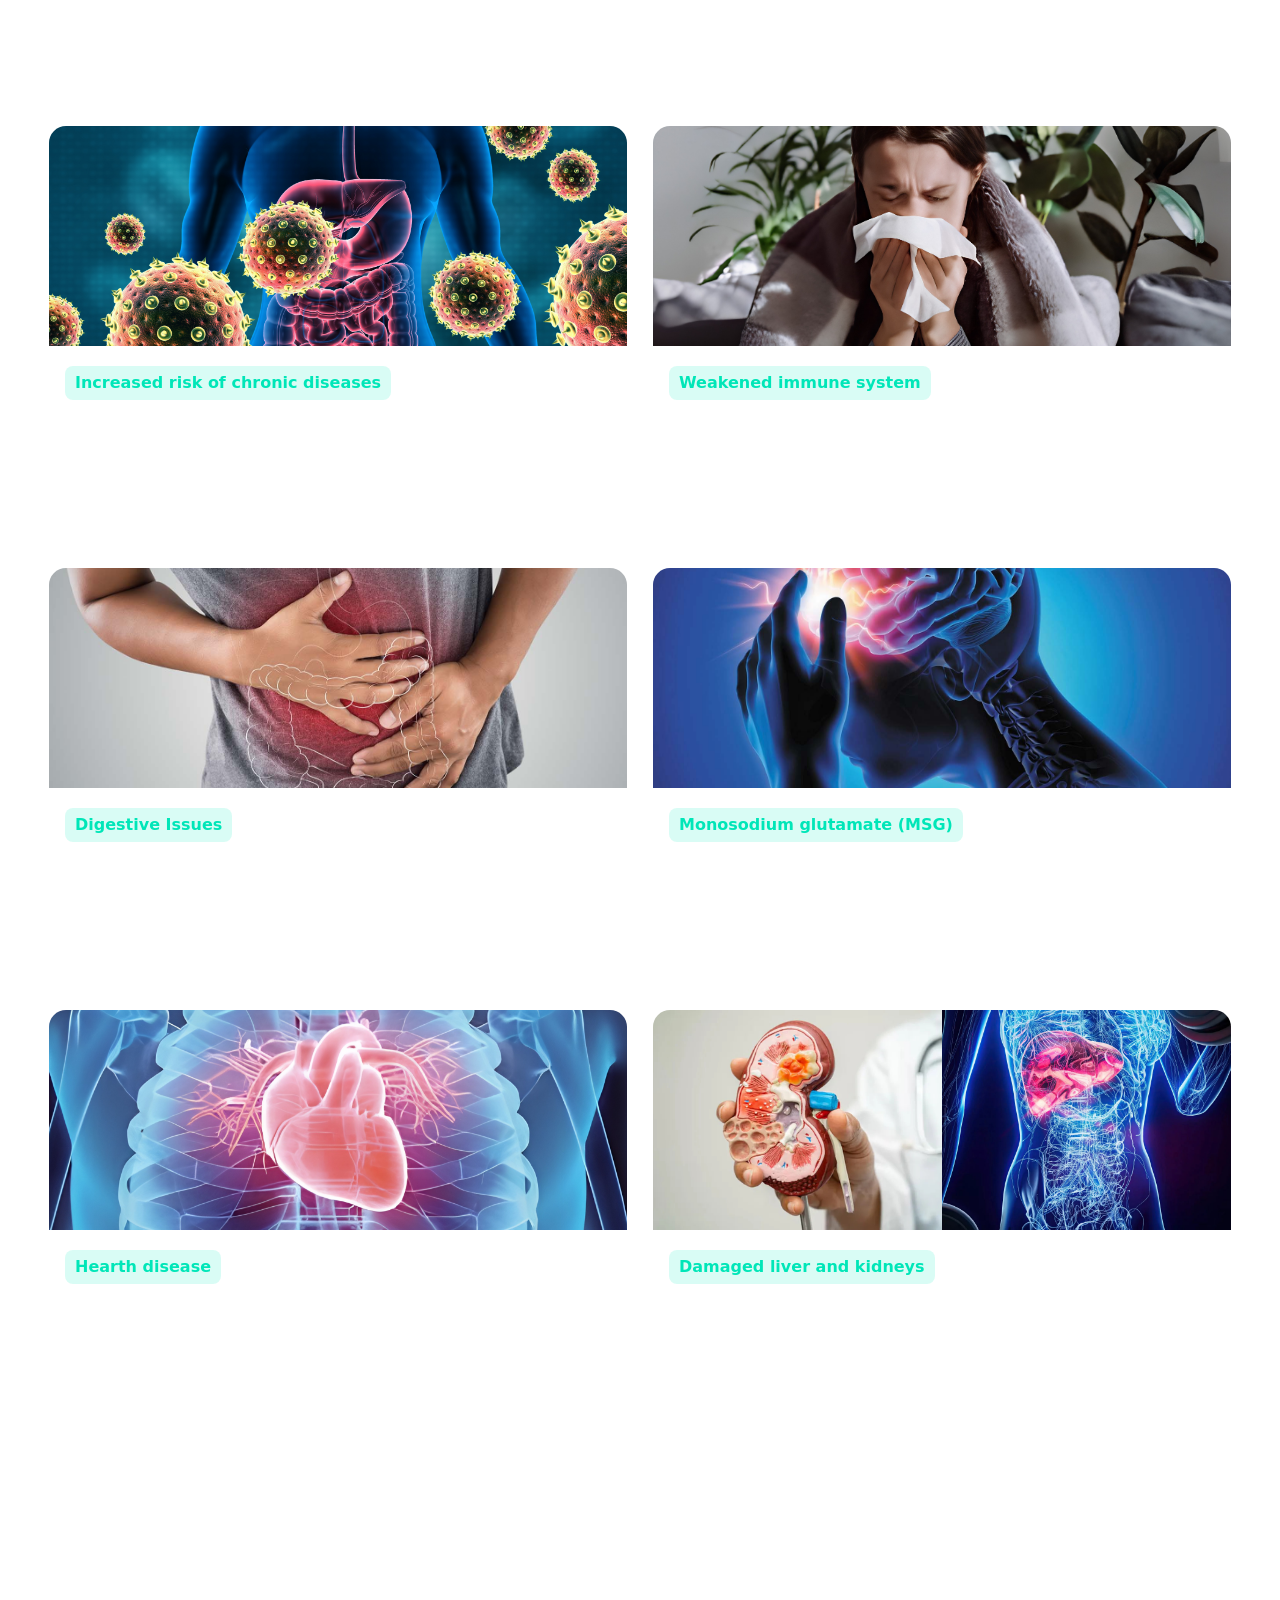
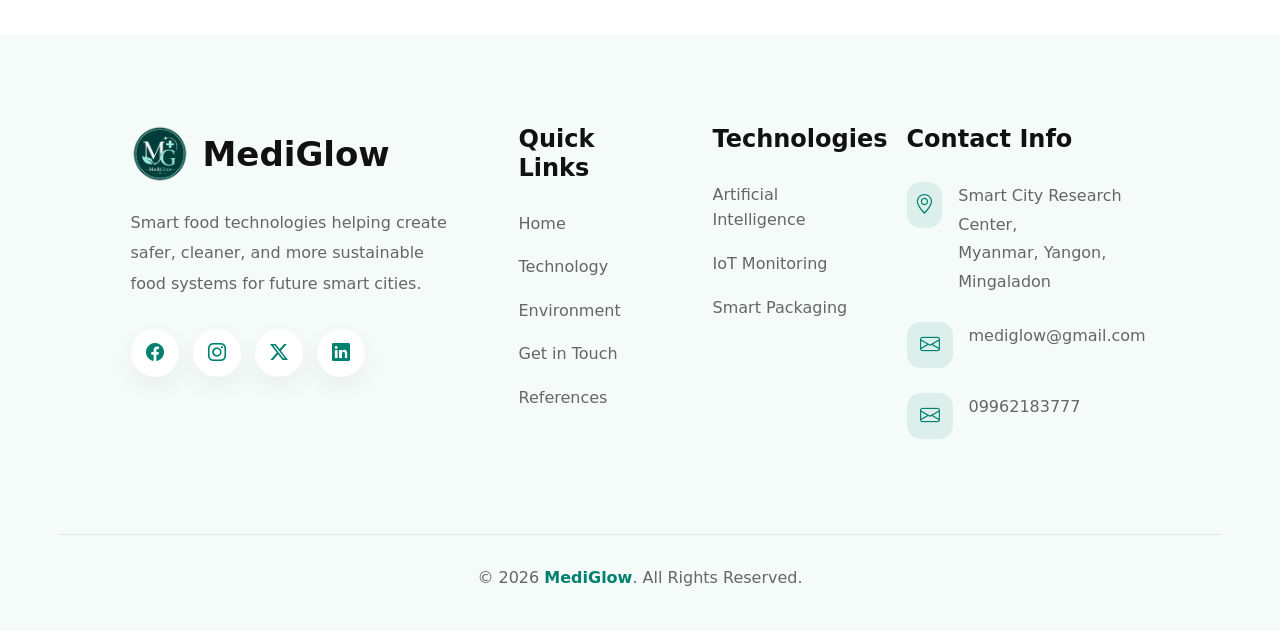
<file: food_challenges_page.html>
<!DOCTYPE html>
<html lang="en">
<head>
    <meta charset="UTF-8">
    <meta name="viewport" content="width=device-width, initial-scale=1.0, viewport-fit=cover">
    <title>MediGlow | Unsafe Food Page</title>

    <!-- Favicon -->
    <link rel="icon" type="image/png" href="imgs/logo.png">

    <!-- Fonts -->
    <link href="https://fonts.googleapis.com/css2?family=Geist:wght@100..900&family=Poppins:wght@300;400;500;600;700;800&display=swap" rel="stylesheet">

    <!-- Bootstrap 5 CSS -->
    <link href="https://cdn.jsdelivr.net/npm/bootstrap@5.3.8/dist/css/bootstrap.min.css" rel="stylesheet">
    <link href="https://cdn.jsdelivr.net/npm/bootstrap-icons@1.13.1/font/bootstrap-icons.min.css" rel="stylesheet">

    <!-- AOS Animation Library -->
    <link href="https://unpkg.com/aos@2.3.1/dist/aos.css" rel="stylesheet">

    <!-- External CSS Files -->
    <link rel="stylesheet" href="css/base.css">
    <link rel="stylesheet" href="css/layout.css">
    <link rel="stylesheet" href="css/components.css">
    <link rel="stylesheet" href="css/pages.css">
    <link rel="stylesheet" href="css/food_challenges_page.css">
    <link rel="stylesheet" href="css/footer.css">
    <style>
        body{
            background: url(imgs/bg_img_for_consumer.png) center/cover fixed no-repeat;
            color: white;
            font-family: system-ui;
            overflow-x: hidden;
        }

    </style>
</head>
<body>

    <!-- Auth radio controls (CSS-only state management) -->
    <input type="radio" name="auth-state" id="auth-guest" hidden checked>
    <input type="radio" name="auth-state" id="auth-logged" hidden>
    <input type="radio" name="auth-panel" id="auth-form-fill" hidden checked>
    <input type="radio" name="auth-panel" id="auth-link-fill" hidden>

    <!-- ═══════════════ NAVBAR ═══════════════ -->
    <header>
        <nav class="navbar navbar-expand-lg" aria-label="Main navigation">
            <div class="container-fluid">
                <a href="#page-home" class="navbar-brand ms-lg-3" aria-label="MediGlow Home">
                    <img src="imgs/logo.png" alt="MediGlow logo - Smart City Food Safety" width="50" height="50">
                </a>
                <button type="button" class="navbar-toggler me-2" data-bs-toggle="offcanvas" data-bs-target="#offcanvas_nav" aria-controls="offcanvas_nav" aria-expanded="false" aria-label="Toggle navigation menu">
                    <span class="navbar-toggler-icon"></span>
                </button>

                <div class="collapse navbar-collapse" id="nav_id">
                    <ul class="navbar-nav mx-auto" role="menubar">
                        <li class="nav-item" role="none"><a class="nav-link nav_link_color" href="index.html" role="menuitem">Home</a></li>
                        <li class="nav-item dropdown" role="none">
                            <a href="#" class="nav-link nav_link_color dropdown-toggle" data-bs-toggle="dropdown" role="menuitem" aria-haspopup="true" aria-expanded="false">Problems</a>
                            <ul class="dropdown-menu dropdown_menu_for_nav_items">
                                <li>
                                    <div class="row g-1">
                                        <div class="col-md-6"><a class="dropdown-item" href="consumer.html"><div class="row g-0 align-items-center"><div class="col-3 text-center dropdown_text_icon_box"><i class="bi bi-bandaid-fill" aria-hidden="true"></i></div><div class="col-9 dropdown_text_section ps-2"><h6>Consumers</h6><p>Health issues</p></div></div></a></div>
                                        <div class="col-md-6"><a class="dropdown-item" href="food_challenges_page.html"><div class="row g-0 align-items-center"><div class="col-3 text-center dropdown_text_icon_box"><i class="bi bi-fork-knife" aria-hidden="true"></i></div><div class="col-9 dropdown_text_section ps-2"><h6>Unsafe Food</h6><p>Food safety risks</p></div></div></a></div>
                                    </div>
                                </li>
                                <li>
                                    <div class="row g-1 mt-1">
                                        <div class="col-md-6"><a class="dropdown-item" href="index.html#page-industry"><div class="row g-0 align-items-center"><div class="col-3 text-center dropdown_text_icon_box"><i class="bi bi-exclamation-triangle-fill" aria-hidden="true"></i></div><div class="col-9 dropdown_text_section ps-2"><h6>Industry</h6><p>Environmental impact</p></div></div></a></div>
                                        <div class="col-md-6"><a class="dropdown-item" href="environment.html"><div class="row g-0 align-items-center"><div class="col-3 text-center dropdown_text_icon_box"><i class="bi bi-tree-fill" aria-hidden="true"></i></div><div class="col-9 dropdown_text_section ps-2"><h6>Environment</h6><p>Pollution impact</p></div></div></a></div>
                                    </div>
                                </li>
                            </ul>
                        </li>
                        <li class="nav-item dropdown" role="none">
                            <a href="#" class="nav-link nav_link_color dropdown-toggle" data-bs-toggle="dropdown" role="menuitem" aria-haspopup="true" aria-expanded="false">Solutions</a>
                            <ul class="dropdown-menu dropdown_menu_for_nav_items">
                                <li>
                                    <div class="row g-1">
                                        <div class="col-md-6"><a class="dropdown-item" href="ai_detection.html"><div class="row g-0 align-items-center"><div class="col-3 text-center dropdown_text_icon_box"><i class="bi bi-search" aria-hidden="true"></i></div><div class="col-9 dropdown_text_section ps-2"><h6>AI Detection</h6><p>Smart scanning</p></div></div></a></div>
                                        <div class="col-md-6"><a class="dropdown-item" href="index.html#page-smart-packaging"><div class="row g-0 align-items-center"><div class="col-3 text-center dropdown_text_icon_box"><i class="bi bi-box-seam-fill" aria-hidden="true"></i></div><div class="col-9 dropdown_text_section ps-2"><h6>Smart Packaging</h6><p>Freshness tracking</p></div></div></a></div>
                                        <div class="col-md-6"><a class="dropdown-item" href="modern_technology.html"><div class="row g-0 align-items-center"><div class="col-3 text-center dropdown_text_icon_box"><i class="bi bi-cpu" aria-hidden="true"></i></div><div class="col-9 dropdown_text_section ps-2"><h6>Modern Technology</h6><p>Sensers & apps</p></div></div></a></div>
                                    </div>
                                </li>
                            </ul>
                        </li>
                        <li class="nav-item" role="none"><a class="nav-link nav_link_color" href="index.html#page-awareness" role="menuitem">Awareness</a></li>
                        <li class="nav-item" role="none"><a class="nav-link nav_link_color" href="index.html#page-global" role="menuitem">Global View</a></li>
                    </ul>
                    <ul class="navbar-nav me-lg-3" role="menubar">
                        <li class="nav-item" role="none"><a class="nav-link nav_link_color" href="index.html#page-about" role="menuitem">Get In Touch</a></li>
                    </ul>

                    <!-- Logged-in user dropdown (large screens) -->
                    <div class="auth-user dropdown logged_in_lg me-lg-4">
                        <a href="#" class="d-flex align-items-center nav-link dropdown-toggle" data-bs-toggle="dropdown" aria-haspopup="true" aria-expanded="false" aria-label="User menu">
                            <span class="rounded-circle bg-secondary d-flex align-items-center justify-content-center text-white" style="width:32px;height:32px;font-size:0.8rem;" aria-hidden="true">A</span>
                        </a>
                        <ul class="dropdown-menu dropdown-menu-end dropdown_menu_for_profile">
                            <li class="px-3 py-2"><div style="font-weight:600;">Anonymous</div></li>
                            <li><hr class="dropdown-divider"></li>
                            <li><a class="dropdown-item" href="#">Profile</a></li>
                            <li><label for="auth-guest" class="dropdown-item text-danger" style="cursor:pointer;">Logout</label></li>
                        </ul>
                    </div>

                    <!-- Guest login button (large screens) -->
                    <div class="dropdown logged_out d-none d-lg-flex pe-lg-3">
                        <a href="#" class="nav-user-icon-btn dropdown-toggle" data-bs-toggle="dropdown" aria-haspopup="true" aria-expanded="false" aria-label="Login or sign up">
                            <i class="bi bi-person-fill" aria-hidden="true"></i>
                        </a>
                        <ul class="dropdown-menu dropdown-menu-end dropdown_menu_for_profile">
                            <li><a class="dropdown-item" href="#modal_login" data-bs-toggle="modal">Login</a></li>
                            <li><a class="dropdown-item" href="#modal_register" data-bs-toggle="modal">Sign Up</a></li>
                        </ul>
                    </div>
                </div>

                <!-- Offcanvas mobile menu -->
                <div class="offcanvas offcanva_for_small_devices offcanvas-end d-lg-none" id="offcanvas_nav" tabindex="-1" aria-label="Mobile navigation menu">
                    <div class="offcanvas-header offcanva_header_for_navbar">
                        <a href="#page-home" class="navbar-brand"><img src="imgs/logo.png" height="32" alt="MediGlow"></a>
                        <button type="button" class="btn-close btn-close-white pe-4" data-bs-dismiss="offcanvas" aria-label="Close menu"></button>
                    </div>
                    <div class="offcanvas-body px-4 pt-3">
                        <div class="logged_in_sm justify-content-center mb-3">
                            <div class="dropdown">
                                <a href="#" class="d-flex align-items-center nav-link dropdown-toggle" data-bs-toggle="dropdown" aria-label="User menu"><span class="rounded-circle bg-secondary d-flex align-items-center justify-content-center text-white" style="width:32px;height:32px;">A</span></a>
                                <ul class="dropdown-menu dropdown-menu-end dropdown_menu_for_profile">
                                    <li class="px-3 py-2"><div>Anonymous</div></li>
                                    <li><hr class="dropdown-divider"></li>
                                    <li><a class="dropdown-item" href="#">Profile</a></li>
                                    <li><label for="auth-guest" class="dropdown-item text-danger">Logout</label></li>
                                </ul>
                            </div>
                        </div>
                        <ul class="navbar-nav">
                            <li class="nav-item mt-2"><a class="nav-link nav_link_color" href="index.html">Home</a></li>
                            <li class="nav-item mt-2"><a class="nav-link nav_link_color" href="index.html#page-awareness">Awareness</a></li>
                            <li class="nav-item mt-2"><a class="nav-link nav_link_color" href="index.html#page-global">Global View</a></li>
                            <li class="nav-item mt-2"><a class="nav-link nav_link_color" href="consumer.html" >Consumers</a></li>
                            <li class="nav-item mt-2"><a class="nav-link nav_link_color" href="food_challenges_page.html" >Unsafe Food</a></li>
                            <li class="nav-item mt-2"><a class="nav-link nav_link_color" href="environment.html" >Environment</a></li>
                            <li class="nav-item mt-2"><a class="nav-link nav_link_color" href="ai_detection.html">AI Detection</a></li>
                            <li class="nav-item mt-2"><a class="nav-link nav_link_color" href="index.html#page-industry" >Industry Impact</a></li>
                            <li class="nav-item mt-2"><a class="nav-link nav_link_color" href="index.html#page-smart-packaging">Smart Packaging</a></li>
                            <li class="nav-item mt-2"><a class="nav-link nav_link_color" href="modern_technology.html" >Modern Technology</a></li>
                            <li class="nav-item mt-2"><a class="nav-link nav_link_color" href="index.html#page-about">About Us</a></li>
                        </ul>
                        <hr style="border-color:rgba(255,255,255,0.3);">
                        <div class="d-flex justify-content-center logged_out gap-3">
                            <a href="#modal_login_sm" data-bs-toggle="modal" class="btn btn-outline-light btn-sm">Login</a>
                            <a href="#modal_register_sm" data-bs-toggle="modal" class="btn btn-light btn-sm">Sign Up</a>
                        </div>
                    </div>
                </div>
            </div>
        </nav>
    </header>


    <div class="container-fluid vw-100 unsafe_food_main_container">
        <div class="text-center mt-5 ">
            <h1 class="fw-bold">Unsafe Food Awareness</h1>
        </div>
        <div class="d-flex justify-content-center ">
            <div class="container-fluid p-5" data-bs-spy="scroll" data-bs-target="#unsafe_food_scroll" data-bs-smooth-scroll="true" tabindex="0">
                <section id="issues" class="section">
                    <h2 class="mb-4">Issues</h2>

                    <div class="row g-4 mt-3">

                        <div class="col-md-6">
                            <div class="unsafe_food_card">
                                <img src="mohinga.jpg">
                                <div class="p-3">
                                    <div class="unsafe_food_title">MSG</div>
                                    <p class="mt-2"> Many Myanmar traditional dishes are healthy, using fresh vegetables, meat, and fish. However, some sellers use <strong>Monosodium glutamate</strong> as a shortcut, reducing nutritional quality and potentially causing headaches.</p>
                                </div>
                            </div>
                        </div>

                        <div class="col-md-6">
                            <div class="unsafe_food_card">
                                <img src="mont_phet.jpg">
                                <div class="p-3">
                                    <div class="unsafe_food_title">Preservatives</div>
                                    <p class="mt-2">Mont phat is made out rice which is healthy but some businesses use preservatives to make the Mont phat last longer which are bad for your health. <span style="color: rgba(255, 255, 255, 0);">reducing nutritional quality and potentially causing headaches.</span></p>
                                </div>
                            </div>
                        </div>

                    </div>

                    <div class="row g-4 mt-3">

                        <div class="col-md-6">
                            <div class="unsafe_food_card">
                                <img src="mango_salad.png">
                                <div class="p-3">
                                    <div class="unsafe_food_title">Artificial coloring</div>
                                    <p class="mt-2">Some sellers use artificial coloring in the mango salad to make it look better and attract customers. (bad for your kidneys and liver and can cause cancer) <span style="color: rgba(0, 255, 255, 0);">regulation and unsafe practices in the food supply chain.</span></p>
                                </div>
                            </div>
                        </div>

                        <div class="col-md-6">
                            <div class="unsafe_food_card">
                                <img src="imgs/chemical_food.png">
                                <div class="p-3">
                                    <div class="unsafe_food_title">Chemicals</div>
                                    <p class="mt-2">Fruits and vegetables are sometimes contaminated with harmful dyes and chemicals to make them look fresher, greener, or more appealing. This is due to poor regulation and unsafe practices in the food supply chain.</p>
                                </div>
                            </div>
                        </div>

                    </div>

                    <div class="row g-4 mt-3">

                        <div class="col-md-6">
                            <div class="unsafe_food_card">
                                <img src="imgs/ice_salad.png">
                                <div class="p-3">
                                    <div class="unsafe_food_title">Artificial coloring</div>
                                    <p class="mt-2">Ice salad is made using a variety of recipes, with food coloring playing an important role in adding both color and flavor. (bad for your kidneys and liver and can cause cancer)</p>
                                </div>
                            </div>
                        </div>

                        <div class="col-md-6">
                            <div class="unsafe_food_card">
                                <img src="imgs/jelly.png">
                                <div class="p-3">
                                    <div class="unsafe_food_title">Artificial coloring</div>
                                    <p class="mt-2">In Myanmar, many imported food contain banned levels of food dyes which can stain your tongue or cause food poisoning. <span style="color: #00e6b800;">flavor. (bad for your kidneys and liver and can cause cancer)</span></p>
                                </div>
                            </div>
                        </div>

                    </div>
                </section>

        
                <section id="consequences" class="section">
                    <h2 class="mb-4">Consequences</h2>

                    <div class="row g-4">

                        <div class="col-md-6">
                                
                            <div class="unsafe_food_card">
                                <img src="imgs/chronic_disease.jpeg">
                                <div class="p-3 pt-1">
                                    <div class="unsafe_food_title mt-3 mb-2">Increased risk of chronic diseases</div>
                                    <p>Eating food that contains preservatives may increase the risk of chronic diseases because these foods are often highly processed, low in nutrients, and high in salt, sugar, or unhealthy fats. <span style="color: #00f3c200;">sed by viruses and bacteriaover time.</span></p>
                                </div>
                            </div>
                        </div>

                        <div class="col-md-6">
                            <div class="unsafe_food_card">
                                <img src="sick_people.png">
                                <div class="p-3 pt-1">
                                    <div class="unsafe_food_title mt-3 mb-2">Weakened immune system</div>
                                    <p>Eating foods that mainly contain MSG without enough nutrients from vegetables and meat can weaken the immune system over time due to poor nutrition, making the body more easy to infect caused by viruses and bacteria.</p>
                                </div>
                            </div>
                        </div>

                        <div class="col-md-6">
                            <div class="unsafe_food_card ">
                                <img src="imgs/digestive_problems.jpg">
                                <div class="p-3 pt-1">
                                    <div class="unsafe_food_title mt-3 mb-2">Digestive Issues</div>
                                    <p>A weak immune system fails to protect the body, leading to frequent infections, slow healing, and chronic fatigue. It can be caused by low nutrient diets. <span style="color: #00e6b800;">g the body more easy to infect caused by viruses and bacteria.</span></p>
                                </div>
                            </div>
                        </div>

                        <div class="col-md-6">
                            <div class="unsafe_food_card">
                                <img src="imgs/headache.jpg">
                                <div class="p-3 pt-1">
                                    <div class="unsafe_food_title mt-3 mb-2">Monosodium glutamate (MSG)</div>
                                    <p>Having so many food that contain MSG can lead to Headache, Visual aura without headache, Flushing, Body tingling Quick, fluttering heartbeats, called palpitations, Chest pain or heaviness, Feeling sick to the stomach, called nausea. Muscle aches. <span style="color: #00e6b800;">teria.</span></p>
                                </div>
                            </div>
                        </div>

                        <div class="col-md-6">
                            <div class="unsafe_food_card">
                                <img src="imgs/heart_disease.png">
                                <div class="p-3 pt-1">
                                    <div class="unsafe_food_title mt-3 mb-2">Hearth disease</div>
                                    <p>Heart disease occurs when the heart and blood vessels are damaged over time, often caused by unhealthy diet, lack of exercise, smoking, and high blood pressure. <span style="color: rgba(255, 255, 255, 0);">dy more easy to infect caused by viruses and bacteria  affect overall health. .</span></p>
                                </div>
    
                            </div>
                        </div>

                        <div class="col-md-6">
                            <div class="unsafe_food_card">
                                <div class="row">
                                    <div class="col-6 pe-0">
                                        <img src="imgs/damaged_kidney.jpg">
                                    </div>
                                    <div class="col-6 ps-0">
                                        <img src="imgs/damaged_liver.jpg">
                                    </div>
                                </div>
                                <div class="p-3 pt-1">
                                    <div class="unsafe_food_title mt-3 mb-2">Damaged liver and kidneys</div>
                                    <p>Eating unsafe food can cause food poisoning, stomach infections, and digestive problems. Over time, exposure to harmful chemicals may damage organs like the liver and kidneys and affect overall health. <span style="color: #00e6b800;"> and bacteria.</span></p>
                                </div>
                            </div>
                        </div>

                    </div>
                </section>

            </div>
        </div>
    </div>
    

    <div class="offcanvas unsafe_food_sidebar_mobile offcanvas-start" id="sidebar_unsafe_food" data-bs-scroll="true">
        <div class="offcanvas-header">
            <h6 class="text-white-50 mb-3">Navigation</h6>
            <button type="button" class="btn-close" data-bs-dismiss="offcanvas" data-bs-theme="dark"></button>
        </div>
        <div class="offcanvas-body">
            <ul class="nav nav-pills flex-column">
                <li class="nav-item">
                    <a class="nav-link" href="#issues">Issues</a>
                </li>
                <li class="nav-item">
                    <a class="nav-link" href="#consequences">Consequences</a>
                </li>
            </ul>
        </div>
    </div>

    <footer class="footer_section">
        <div class="container">
            <div class="row g-5 justify-content-center">
                <!-- Left -->
                <div class="col-lg-4">
                    <div class="footer_logo">
                        <div class="logo_footer">
                            <img src="imgs/logo.png" alt="logo">
                        </div>
                        <h2>MediGlow</h2>
                    </div>
                    <p class="footer_text">
                        Smart food technologies helping create safer,
                        cleaner, and more sustainable food systems
                        for future smart cities.
                    </p>
                    <div class="social_links">
                        <a href="#">
                            <i class="bi bi-facebook"></i>
                        </a>
                        <a href="#">
                            <i class="bi bi-instagram"></i>
                        </a>
                        <a href="#">
                            <i class="bi bi-twitter-x"></i>
                        </a>
                        <a href="#">
                            <i class="bi bi-linkedin"></i>
                        </a>
                    </div>
                </div>

                <!-- Quick Links -->
                <div class="col-lg-2 col-md-6">
                    <h4 class="footer_title">
                        Quick Links
                    </h4>
                    <ul class="footer_links">
                        <li><a href="index.html">Home</a></li>
                        <li><a href="ai_detection.html">Technology</a></li>
                        <li><a href="environment.html">Environment</a></li>
                        <li><a href="index.html##page-about">Get in Touch</a></li>
                        <li><a href="https://edusn-my.sharepoint.com/:w:/g/personal/sawlukeylaytharwah_edusnschool_co_uk/IQA7VII9sao8RoQFbBMiV3IVATWGQUy42b-7FMVu-RV_cOE?e=jAO8yl">References</a></li>
                    </ul>
                </div>

                <!-- Technologies -->
                <div class="col-lg-2 col-md-6">
                    <h4 class="footer_title">
                        Technologies
                    </h4>
                    <ul class="footer_links">
                        <li><a href="ai_detection.html">Artificial Intelligence</a></li>
                        <li><a href="modern_technology.html">IoT Monitoring</a></li>
                        <li><a href="index.html#page-smart-packaging">Smart Packaging</a></li>
                    </ul>
                </div>
                <!-- Contact -->
                <div class="col-lg-3 col-md-6">
                    <h4 class="footer_title">
                        Contact Info
                    </h4>
                    <div class="contact_item">
                        <div class="contact_icon">
                            <i class="bi bi-geo-alt"></i>
                        </div>
                        <p>
                            Smart City Research Center, <br>
                            Myanmar, Yangon, Mingaladon
                        </p>
                    </div>

                    <div class="contact_item">
                        <div class="contact_icon">
                            <i class="bi bi-envelope"></i>
                        </div>
                        <p>
                            mediglow@gmail.com
                        </p>
                    </div>

                    <div class="contact_item">
                        <div class="contact_icon">
                            <i class="bi bi-envelope"></i>
                        </div>
                        <p>
                            09962183777
                        </p>
                    </div>

                </div>

            <!-- Bottom -->
            <div class="footer_bottom">
                <p>
                    © 2026 <span>MediGlow</span>. All Rights Reserved.
                </p>
            </div>
        </div>
    </footer>

    <!-- ═══════════════ MODALS ═══════════════ -->
    <div class="modal fade" data-bs-backdrop="static" id="succcessModal" tabindex="-1" aria-hidden="true"><div class="modal-dialog modal-dialog-centered"><div class="modal-content"><div class="modal-header"><h5 class="modal-title">Question Submitted</h5><button type="button" class="btn-close" data-bs-dismiss="modal" aria-label="Close"></button></div><div class="modal-body text-center"><h4>Thank You!</h4><p>Your question has been successfully sent.</p></div><div class="modal-footer justify-content-center"><button class="btn btn-success rounded-pill" data-bs-dismiss="modal">OK</button></div></div></div></div>

    <!-- Large Login Modal -->
    <div class="modal fade" data-bs-backdrop="static" id="modal_login" tabindex="-1" aria-hidden="true"><div class="modal-dialog modal-dialog-centered modal-xl"><div class="modal-content position-relative"><button type="button" class="btn-close position-absolute top-0 end-0 m-3 btn-close-white" data-bs-dismiss="modal" style="z-index:10;" aria-label="Close login modal"></button><div class="row g-0"><div class="col-md-6 modal-image-col" style="background-image: url('mohinga.jpg');" role="img" aria-label="Myanmar traditional dish"></div><div class="col-md-6 modal-form-col"><div class="form-scroll"><h2 class="auth-title">Welcome back</h2><div class="form_fill"><div class="mb-3"><input class="auth-email-input" type="email" placeholder="Email address" aria-label="Email address"></div><div class="mb-3"><input class="auth-email-input" type="password" placeholder="Password" aria-label="Password"></div><div class="text-end mb-3"><a href="#modal_forgot" data-bs-toggle="modal" style="color: var(--medi-primary);">Forgot password?</a></div><label class="auth-email-btn" for="auth-logged" data-bs-dismiss="modal">Log In</label><hr class="auth-divider"><p class="text-center social-toggle-text mb-0">or continue with <label class="login_form" for="auth-link-fill">social accounts</label></p></div><div class="link_fill">
                    <label class="auth-social-btn" for="auth-logged" data-bs-dismiss="modal">
                        <svg width="18" height="18" viewBox="0 0 48 48" aria-hidden="true"><path fill="#EA4335" d="M24 9.5c3.54 0 6.71 1.22 9.21 3.6l6.85-6.85C35.9 2.38 30.47 0 24 0 14.62 0 6.51 5.38 2.56 13.22l7.98 6.19C12.43 13.72 17.74 9.5 24 9.5z"/><path fill="#4285F4" d="M46.98 24.55c0-1.57-.15-3.09-.38-4.55H24v9.02h12.94c-.58 2.96-2.26 5.48-4.78 7.18l7.73 6c4.51-4.18 7.09-10.36 7.09-17.65z"/><path fill="#FBBC05" d="M10.53 28.59a14.5 14.5 0 0 1 0-9.18l-7.98-6.19a24.08 24.08 0 0 0 0 21.56l7.98-6.19z"/><path fill="#34A853" d="M24 48c6.48 0 11.93-2.13 15.89-5.81l-7.73-6c-2.15 1.45-4.92 2.3-8.16 2.3-6.26 0-11.57-4.22-13.47-9.91l-7.98 6.19C6.51 42.62 14.62 48 24 48z"/></svg>
                        Continue with Google
                    </label>
                    <label class="auth-social-btn" for="auth-logged" data-bs-dismiss="modal">
                        <svg width="18" height="18" viewBox="0 0 16 16" aria-hidden="true"><path d="M8 0C3.58 0 0 3.58 0 8c0 3.54 2.29 6.53 5.47 7.59.4.07.55-.17.55-.38 0-.19-.01-.82-.01-1.49-2.01.37-2.53-.49-2.69-.94-.09-.23-.48-.94-.82-1.13-.28-.15-.68-.52-.01-.53.63-.01 1.08.58 1.23.82.72 1.21 1.87.87 2.33.66.07-.52.28-.87.51-1.07-1.78-.2-3.64-.89-3.64-3.95 0-.87.31-1.59.82-2.15-.08-.2-.36-1.02.08-2.12 0 0 .67-.21 2.2.82.64-.18 1.32-.27 2-.27.68 0 1.36.09 2 .27 1.53-1.04 2.2-.82 2.2-.82.44 1.1.16 1.92.08 2.12.51.56.82 1.27.82 2.15 0 3.07-1.87 3.75-3.65 3.95.29.25.54.73.54 1.48 0 1.07-.01 1.93-.01 2.2 0 .21.15.46.55.38A8.013 8.013 0 0 0 16 8c0-4.42-3.58-8-8-8z"/></svg>
                        Continue with GitHub
                    </label>
                    <label class="auth-social-btn" for="auth-logged" data-bs-dismiss="modal">
                        <svg width="18" height="18" viewBox="0 0 24 24" aria-hidden="true"><path d="M17.05 20.28c-.98.95-2.05.8-3.08.35-1.09-.46-2.09-.48-3.24 0-1.44.62-2.2.44-3.06-.35C2.79 15.25 3.51 7.59 9.05 7.31c1.35.07 2.29.74 3.08.8 1.18-.24 2.31-.93 3.57-.84 1.51.12 2.65.72 3.4 1.8-3.12 1.87-2.38 5.98.48 7.13-.57 1.5-1.31 2.99-2.54 4.09zM12.03 7.25c-.15-2.23 1.66-4.07 3.74-4.25.29 2.58-2.34 4.5-3.74 4.25z"/></svg>
                        Continue with Apple
                    </label>
                    <hr class="auth-divider">
                    <p class="text-center social-toggle-text mb-0"><label class="login_form" for="auth-form-fill">Login with email & password?</label></p>
                </div><div class="auth-signup-link">Don't have an account? <a href="#modal_register" data-bs-toggle="modal" data-bs-target="#modal_register" data-bs-dismiss="modal">Sign Up</a></div></div><div class="auth-footer"><a href="#">Terms</a><a href="#">Privacy Policy</a></div></div></div></div></div></div>

    <!-- Large Register Modal -->
    <div class="modal fade" data-bs-backdrop="static" id="modal_register" tabindex="-1" aria-hidden="true"><div class="modal-dialog modal-dialog-centered modal-xl"><div class="modal-content position-relative"><button type="button" class="btn-close position-absolute top-0 end-0 m-3 btn-close-white" data-bs-dismiss="modal" style="z-index:10;" aria-label="Close register modal"></button><div class="row g-0"><div class="col-md-6 modal-image-col" style="background-image: url('mohinga.jpg');" role="img" aria-label="Myanmar traditional dish"></div><div class="col-md-6 modal-form-col"><div class="form-scroll"><h2 class="auth-title">Create your account</h2><div class="form_fill"><div class="mb-3"><input class="auth-email-input" type="text" placeholder="Username" aria-label="Username"></div><div class="mb-3"><input class="auth-email-input" type="email" placeholder="Email address" aria-label="Email address"></div><div class="mb-3"><input class="auth-email-input" type="password" placeholder="Password" aria-label="Password"></div><label class="auth-email-btn" for="auth-logged" data-bs-dismiss="modal">Sign Up</label><hr class="auth-divider"><p class="text-center social-toggle-text mb-0">or continue with <label class="login_form" for="auth-link-fill">social accounts</label></p></div><div class="link_fill">
                    <label class="auth-social-btn" for="auth-logged" data-bs-dismiss="modal">
                        <svg width="18" height="18" viewBox="0 0 48 48" aria-hidden="true"><path fill="#EA4335" d="M24 9.5c3.54 0 6.71 1.22 9.21 3.6l6.85-6.85C35.9 2.38 30.47 0 24 0 14.62 0 6.51 5.38 2.56 13.22l7.98 6.19C12.43 13.72 17.74 9.5 24 9.5z"/><path fill="#4285F4" d="M46.98 24.55c0-1.57-.15-3.09-.38-4.55H24v9.02h12.94c-.58 2.96-2.26 5.48-4.78 7.18l7.73 6c4.51-4.18 7.09-10.36 7.09-17.65z"/><path fill="#FBBC05" d="M10.53 28.59a14.5 14.5 0 0 1 0-9.18l-7.98-6.19a24.08 24.08 0 0 0 0 21.56l7.98-6.19z"/><path fill="#34A853" d="M24 48c6.48 0 11.93-2.13 15.89-5.81l-7.73-6c-2.15 1.45-4.92 2.3-8.16 2.3-6.26 0-11.57-4.22-13.47-9.91l-7.98 6.19C6.51 42.62 14.62 48 24 48z"/></svg>
                        Continue with Google
                    </label>
                    <label class="auth-social-btn" for="auth-logged" data-bs-dismiss="modal">
                        <svg width="18" height="18" viewBox="0 0 16 16" aria-hidden="true"><path d="M8 0C3.58 0 0 3.58 0 8c0 3.54 2.29 6.53 5.47 7.59.4.07.55-.17.55-.38 0-.19-.01-.82-.01-1.49-2.01.37-2.53-.49-2.69-.94-.09-.23-.48-.94-.82-1.13-.28-.15-.68-.52-.01-.53.63-.01 1.08.58 1.23.82.72 1.21 1.87.87 2.33.66.07-.52.28-.87.51-1.07-1.78-.2-3.64-.89-3.64-3.95 0-.87.31-1.59.82-2.15-.08-.2-.36-1.02.08-2.12 0 0 .67-.21 2.2.82.64-.18 1.32-.27 2-.27.68 0 1.36.09 2 .27 1.53-1.04 2.2-.82 2.2-.82.44 1.1.16 1.92.08 2.12.51.56.82 1.27.82 2.15 0 3.07-1.87 3.75-3.65 3.95.29.25.54.73.54 1.48 0 1.07-.01 1.93-.01 2.2 0 .21.15.46.55.38A8.013 8.013 0 0 0 16 8c0-4.42-3.58-8-8-8z"/></svg>
                        Continue with GitHub
                    </label>
                    <label class="auth-social-btn" for="auth-logged" data-bs-dismiss="modal">
                        <svg width="18" height="18" viewBox="0 0 24 24" aria-hidden="true"><path d="M17.05 20.28c-.98.95-2.05.8-3.08.35-1.09-.46-2.09-.48-3.24 0-1.44.62-2.2.44-3.06-.35C2.79 15.25 3.51 7.59 9.05 7.31c1.35.07 2.29.74 3.08.8 1.18-.24 2.31-.93 3.57-.84 1.51.12 2.65.72 3.4 1.8-3.12 1.87-2.38 5.98.48 7.13-.57 1.5-1.31 2.99-2.54 4.09zM12.03 7.25c-.15-2.23 1.66-4.07 3.74-4.25.29 2.58-2.34 4.5-3.74 4.25z"/></svg>
                        Continue with Apple
                    </label>
                    <hr class="auth-divider">
                    <p class="text-center social-toggle-text mb-0"><label class="login_form" for="auth-form-fill">Sign up with email & password?</label></p>
                </div><div class="auth-signup-link">Already have an account? <a href="#modal_login" data-bs-toggle="modal" data-bs-dismiss="modal">Log In</a></div></div><div class="auth-footer"><a href="#">Terms</a><a href="#">Privacy Policy</a></div></div></div></div></div></div>

    <!-- Small modals (unchanged) -->
    <div class="modal fade" data-bs-backdrop="static" id="modal_login_sm" tabindex="-1" aria-hidden="true"><div class="modal-dialog modal-dialog-centered"><div class="modal-content" style="border-radius:20px;"><div class="modal-body p-4 position-relative"><button type="button" class="btn-close position-absolute top-0 end-0 m-3" data-bs-dismiss="modal" aria-label="Close"></button><h2 class="auth-title">Welcome back</h2><div class="form_fill"><div class="mb-3"><input class="auth-email-input" type="email" placeholder="Email address" aria-label="Email"></div><div class="mb-3"><input class="auth-email-input" type="password" placeholder="Password" aria-label="Password"></div><div class="text-end mb-3"><a href="#modal_forgot" data-bs-toggle="modal" style="color:var(--medi-primary);">Forgot password?</a></div><label class="auth-email-btn" for="auth-logged" data-bs-dismiss="modal">Log In</label><hr class="auth-divider"><p class="text-center social-toggle-text mb-0">or continue with <label class="login_form" for="auth-link-fill">social accounts</label></p></div><div class="link_fill"><label class="auth-social-btn" for="auth-logged" data-bs-dismiss="modal">Continue with Google</label><label class="auth-social-btn" for="auth-logged" data-bs-dismiss="modal">Continue with GitHub</label><label class="auth-social-btn" for="auth-logged" data-bs-dismiss="modal">Continue with Apple</label><hr class="auth-divider"><p class="text-center social-toggle-text mb-0"><label class="login_form" for="auth-form-fill">Login with email & password?</label></p></div><div class="auth-signup-link">Don't have an account? <a href="#modal_register_sm" data-bs-toggle="modal" data-bs-dismiss="modal">Sign Up</a></div></div></div></div></div>
    <div class="modal fade" data-bs-backdrop="static" id="modal_register_sm" tabindex="-1" aria-hidden="true"><div class="modal-dialog modal-dialog-centered"><div class="modal-content" style="border-radius:20px;"><div class="modal-body p-4 position-relative"><button type="button" class="btn-close position-absolute top-0 end-0 m-3" data-bs-dismiss="modal" aria-label="Close"></button><h2 class="auth-title">Create your account</h2><div class="form_fill"><div class="mb-3"><input class="auth-email-input" type="text" placeholder="Username" aria-label="Username"></div><div class="mb-3"><input class="auth-email-input" type="email" placeholder="Email address" aria-label="Email"></div><div class="mb-3"><input class="auth-email-input" type="password" placeholder="Password" aria-label="Password"></div><label class="auth-email-btn" for="auth-logged" data-bs-dismiss="modal">Sign Up</label><hr class="auth-divider"><p class="text-center social-toggle-text mb-0">or continue with <label class="login_form" for="auth-link-fill">social accounts</label></p></div><div class="link_fill"><label class="auth-social-btn" for="auth-logged" data-bs-dismiss="modal">Continue with Google</label><label class="auth-social-btn" for="auth-logged" data-bs-dismiss="modal">Continue with GitHub</label><label class="auth-social-btn" for="auth-logged" data-bs-dismiss="modal">Continue with Apple</label><hr class="auth-divider"><p class="text-center social-toggle-text mb-0"><label class="login_form" for="auth-form-fill">Sign up with email & password?</label></p></div><div class="auth-signup-link">Already have an account? <a href="#modal_login_sm" data-bs-toggle="modal" data-bs-dismiss="modal">Log In</a></div></div></div></div></div>

    <!-- Forgot Password Modal -->
    <div class="modal fade" data-bs-backdrop="static" id="modal_forgot" tabindex="-1" aria-hidden="true"><div class="modal-dialog modal-dialog-centered"><div class="modal-content" style="border-radius:20px;"><div class="modal-header"><h5 class="modal-title">Reset Password</h5><button type="button" class="btn-close" data-bs-dismiss="modal" aria-label="Close"></button></div><div class="modal-body"><div class="mb-3"><input class="auth-email-input" type="password" placeholder="New Password" aria-label="New password"></div><div class="mb-3"><input class="auth-email-input" type="password" placeholder="Confirm Password" aria-label="Confirm password"></div><label class="auth-email-btn" data-bs-dismiss="modal">Reset</label></div></div></div></div>

    <!-- Scripts -->
    <script src="https://cdn.jsdelivr.net/npm/bootstrap@5.3.8/dist/js/bootstrap.bundle.min.js"></script>
    <script src="https://unpkg.com/aos@2.3.1/dist/aos.js"></script>
    <script>AOS.init();</script>

</body>
</html>
</file>
<file: css/base.css>
:root {
    --medi-primary: #005146;
    --medi-primary-hover: #007563;
    --medi-mint: #b9f7e3;
    --medi-soft: #83dbbe;
    --medi-bg: #e1fff5;
    --medi-card-bg: #008170;
    --medi-white: #ffffff;
    --medi-text: #1a2e2b;
    --medi-border: #b6e9d7;
    --medi-focus-ring: rgba(0,81,70,0.25);
    --medi-nav-bg: rgba(0,81,70,0.75);
    --medi-nav-link: #e1fff5;
    --medi-nav-hover: #0ade97;
    --medi-dropdown-bg: rgba(191,220,210,0.85);
    --medi-offcanvas-bg: rgba(0,81,70,0.92);
    --medi-shadow: rgba(0,81,70,0.2);
    --navbar-height: 68px;


    --radius-sm: 10px;
    --radius-md: 16px;
    --radius-lg: 24px;
    --radius-xl: 30px;
    --radius-full: 999px;
    --shadow-sm: 0 8px 20px rgba(0,0,0,0.08);
    --shadow-md: 0 15px 30px rgba(0,81,70,0.2);
    --shadow-lg: 0 18px 40px rgba(0,0,0,0.08);
    --transition-base: all 0.3s ease;
    --transition-fast: all 0.2s ease;
}

*,
*::before,
*::after {
    box-sizing: border-box;
    margin: 0;
    padding: 0;
}

body {
    background-color: var(--medi-bg);
    font-family: 'Geist', 'Poppins', system-ui, -apple-system, 'Segoe UI', Roboto, sans-serif;
    color: var(--medi-text);
    padding-top: var(--navbar-height);
    line-height: 1.6;
    overflow-x: hidden;
}


h1, h2, h3, h4, h5, h6, p, li, a, button, input, textarea,
.brand, .hero-title, .hero-copy, .hero-btn, .problem_link,
.section-title, .faq_title, .form-label, .accordion-button,
.accordion-body, .modal-title, .form_boxes, .nav_link_color {
    font-family: inherit;
}

img {
    max-width: 100%;
    height: auto;
}


.page-content {
    display: none;
}

#page-home {
    display: block;
}

.page-content:target {
    display: block;
}

body:has(.page-content:target) #page-home {
    display: none;
}

#page-home:target {
    display: block !important;
}
</file>
<file: css/layout.css>
/* ---------- NAVBAR ---------- */
.navbar {
    position: fixed;
    top: 0;
    left: 0;
    right: 0;
    z-index: 1050;
    background-color: var(--medi-nav-bg);
    backdrop-filter: blur(12px);
    -webkit-backdrop-filter: blur(12px);
    min-height: var(--navbar-height);
    box-shadow: 0 2px 20px rgba(0,0,0,0.15);
}

.navbar-brand img {
    height: 50px;
}

.nav_link_color {
    color: var(--medi-nav-link) !important;
    font-weight: 500;
    letter-spacing: 0.02em;
    padding: 0.5rem 1rem !important;
    font-size: 1rem;
}

.nav_link_color:hover,
.nav_link_color:focus-visible {
    color: var(--medi-nav-hover) !important;
}

/* Dropdown menus */
.dropdown_menu_for_nav_items {
    background-color: var(--medi-dropdown-bg);
    backdrop-filter: blur(10px);
    width: 600px;
    border-radius: var(--radius-md);
    border: 1px solid rgba(255,255,255,0.25);
    box-shadow: 0 12px 40px rgba(0,0,0,0.2);
    padding: 0.5rem;
}

.dropdown_menu_for_profile {
    background-color: rgba(191,220,210,0.9);
    backdrop-filter: blur(10px);
    width: 200px;
    border-radius: 14px;
    border: 1px solid rgba(255,255,255,0.25);
    box-shadow: 0 8px 30px rgba(0,0,0,0.18);
}

.dropdown_text_icon_box {
    border: 2px solid var(--medi-primary);
    border-radius: 12px;
    width: 40px;
    height: 40px;
    display: flex;
    align-items: center;
    justify-content: center;
    color: var(--medi-primary);
    transition: var(--transition-base);
}

.dropdown-item {
    border-radius: var(--radius-sm);
    padding: 0.6rem 0.8rem;
}

.dropdown-item:hover {
    background-color: rgba(0,81,70,0.12);
}

.dropdown-item:hover .dropdown_text_icon_box {
    background-color: var(--medi-primary);
    color: #fff;
}

/* Offcanvas */
.offcanva_for_small_devices {
    background-color: var(--medi-offcanvas-bg);
    backdrop-filter: blur(16px);
}

.offcanva_header_for_navbar {
    background-color: var(--medi-primary);
}

.navbar-toggler {
    border: 2px solid rgba(255,255,255,0.5);
    border-radius: var(--radius-sm);
}

.navbar-toggler-icon {
    filter: brightness(0) invert(1);
}

/* Auth state toggles */
.logged_in_lg { display: none; }
.logged_in_sm { display: none !important; }
body:has(#auth-logged:checked) .logged_in_lg { display: flex; }
body:has(#auth-logged:checked) .logged_out { display: none !important; }
body:has(#auth-logged:checked) .logged_in_sm { display: flex !important; }

.nav-user-icon-btn {
    display: flex;
    align-items: center;
    justify-content: center;
    width: 38px;
    height: 38px;
    border-radius: 50%;
    background: transparent;
    border: 2px solid rgba(255,255,255,0.6);
    color: #fff;
    text-decoration: none;
    font-size: 1.1rem;
}

.nav-user-icon-btn:hover {
    background: rgba(255,255,255,0.15);
    border-color: #fff;
    color: #fff;
}

/* ---------- HERO ---------- */
.hero {
    min-height: 100vh;
    display: grid;
    align-items: center;
    position: relative;
    isolation: isolate;
    padding: 7rem 1.5rem 3rem;
    margin-top: calc(-1 * var(--navbar-height));
    padding-top: calc(7rem + var(--navbar-height));
    background: radial-gradient(circle at 15% 25%, rgba(185,247,227,0.1), transparent 36%),
                radial-gradient(circle at 80% 70%, rgba(116,255,217,0.12), transparent 40%),
                linear-gradient(120deg, rgba(6,61,58,0.9), rgba(12,91,87,0.82)),
                url("https://images.unsplash.com/photo-1584982751601-97dcc096659c?auto=format&fit=crop&w=1600&q=80") center / cover no-repeat;
}
.offcanva_for_small_devices {
    height: 100vh;
    display: flex;
    flex-direction: column;
}

.offcanvas-body {
    flex: 1;
    overflow-y: auto;
}

.hero-inner {
    width: min(1250px, 100%);
    margin: 0 auto;
    display: grid;
    gap: 6rem;
    align-items: center;
    grid-template-columns: 1fr 1fr;
}


.circle-gallery {
    width: min(78vw, 540px);
    aspect-ratio: 1;
    border-radius: 50%;
    overflow: hidden;
    margin-left: auto;
    box-shadow: 0 22px 64px rgba(0,0,0,0.33);
    opacity: 0;
    animation: fadeSpinIn 1200ms 120ms ease forwards;
    position: relative;
}

.quarter {
    position: absolute;
    width: 50%;
    height: 50%;
    overflow: hidden;
}

.quarter img {
    width: 100%;
    height: 100%;
    object-fit: cover;
}

.quarter.tl { top: 0; left: 0; }
.quarter.tr { top: 0; right: 0; }
.quarter.bl { bottom: 0; left: 0; }
.quarter.br { bottom: 0; right: 0; }

/* ---------- SECTION TITLES ---------- */
.section-title {
    text-align: center;
    font-weight: 700;
    font-size: 2.4rem;
    color: var(--medi-primary);
    margin: 3rem 0 1.5rem;
}

.faq_title {
    text-align: center;
    color: var(--medi-primary);
    margin-top: 100px;
    font-weight: 700;
    font-size: 2.4rem;
}

/* ---------- RESPONSIVE ---------- */
@media (max-width: 992px) {
    .hero-inner {
        grid-template-columns: 1fr;
        text-align: center;
        gap: 3rem;
    }
    .circle-gallery {
        margin-inline: auto;
        width: min(55vw, 340px);
    }
    .country_image img { height: 250px; }
    .feature_grid { grid-template-columns: 1fr; }
}

@media (max-width: 768px) {
    .modal-image-col {
        min-height: 200px;
        border-radius: 20px 20px 0 0;
    }
    .modal-form-col {
        border-radius: 0 0 20px 20px;
    }
    .auth-footer {
        border-radius: 0 0 20px 20px;
    }
}

/* ---------- ANIMATIONS ---------- */
@keyframes riseIn {
    to { opacity: 1; transform: translateY(0); }
}

@keyframes fadeSpinIn {
    from { opacity: 0; transform: scale(0.92) rotate(-5deg); }
    to { opacity: 1; transform: scale(1) rotate(0deg); }
}
</file>
<file: css/components.css>
:root {
    --medi-primary: #005146;
    --medi-primary-hover: #007563;
    --medi-mint: #b9f7e3;
    --medi-soft: #83dbbe;
    --medi-bg: #e1fff5;
    --medi-card-bg: #008170;
    --medi-white: #ffffff;
    --medi-text: #1a2e2b;
    --medi-border: #b6e9d7;
    --medi-focus-ring: rgba(0,81,70,0.25);
    --medi-nav-bg: rgba(0,81,70,0.75);
    --medi-nav-link: #e1fff5;
    --medi-nav-hover: #0ade97;
    --medi-dropdown-bg: rgba(191,220,210,0.85);
    --medi-offcanvas-bg: rgba(0,81,70,0.92);
    --medi-shadow: rgba(0,81,70,0.2);
    --navbar-height: 68px;

    --radius-sm: 10px;
    --radius-md: 16px;
    --radius-lg: 24px;
    --radius-xl: 30px;
    --radius-full: 999px;
    --shadow-sm: 0 8px 20px rgba(0,0,0,0.08);
    --shadow-md: 0 15px 30px rgba(0,81,70,0.2);
    --shadow-lg: 0 18px 40px rgba(0,0,0,0.08);
    --transition-base: all 0.3s ease;
    --transition-fast: all 0.2s ease;
}

*,
*::before,
*::after {
    box-sizing: border-box;
    margin: 0;
    padding: 0;
}

body {
    background-color: var(--medi-bg);
    font-family: 'Geist', 'Poppins', system-ui, -apple-system, 'Segoe UI', Roboto, sans-serif;
    color: var(--medi-text);
    padding-top: var(--navbar-height);
    line-height: 1.6;
    overflow-x: hidden;
}

h1, h2, h3, h4, h5, h6, p, li, a, button, input, textarea,
.brand, .hero-title, .hero-copy, .hero-btn, .problem_link,
.section-title, .faq_title, .form-label, .accordion-button,
.accordion-body, .modal-title, .form_boxes, .nav_link_color {
    font-family: inherit;
}

img {
    max-width: 100%;
    height: auto;
}

.page-content {
    display: none;
}

#page-home {
    display: block;
}

.page-content:target {
    display: block;
}

body:has(.page-content:target) #page-home {
    display: none;
}

#page-home:target {
    display: block !important;
}

.card-primary {
    background-color: var(--medi-card-bg);
    box-shadow: 0 8px 20px rgba(0,129,112,0.55);
    border-radius: var(--radius-md);
    color: white;
    transition: transform 0.3s, box-shadow 0.3s;
    height: 100%;
}

.card-primary:hover {
    transform: translateY(-6px);
    box-shadow: var(--shadow-md);
}

.card-secondary {
    border-radius: var(--radius-lg);
    border: 3px solid var(--medi-card-bg);
    box-shadow: 0 8px 40px rgba(0,129,112,0.35);
    background: #fff;
    padding: 2rem 1.8rem;
    height: 100%;
    transition: transform 0.3s, box-shadow 0.3s;
    color: #1f3e3a;
}

.card-secondary:hover {
    transform: translateY(-8px);
    box-shadow: 0 18px 45px rgba(0,129,112,0.4);
}

.card-glass {
    background: rgba(255,255,255,0.06);
    border: 1px solid rgba(255,255,255,0.12);
    backdrop-filter: blur(14px);
    border-radius: 18px;
    overflow: hidden;
    transition: var(--transition-base);
}

.card-glass:hover {
    transform: translateY(-6px);
    border-color: rgba(0,230,184,0.3);
}

.card-solution {
    position: relative;
    background-color: var(--medi-soft);
    border: 3px solid var(--medi-primary);
    margin-top: 50px;
    padding: 80px 30px 35px;
    text-align: center;
    height: 100%;
    border-radius: 32px;
    transition: transform 0.3s, box-shadow 0.3s;
    display: flex;
    flex-direction: column;
}

.card-solution:hover {
    transform: translateY(-10px);
    box-shadow: 0 15px 30px rgba(0,88,79,0.3);
}

.card-hover {
    transition: transform 0.3s, box-shadow 0.3s;
}

.card-hover:hover {
    transform: translateY(-6px);
    box-shadow: var(--shadow-md);
}

.problem_img {
    width: 150px;
    height: 150px;
    object-fit: cover;
    border-radius: 20px;
}

.problem_link {
    color: white;
    text-decoration: none;
    font-weight: 500;
    position: relative;
}

.problem_link::after {
    content: "";
    display: block;
    width: 0;
    height: 2px;
    background: white;
    transition: width 0.3s;
}

.problem_link:hover::after {
    width: 100%;
}

.solution_icon {
    position: absolute;
    top: -45px;
    left: 50%;
    transform: translateX(-50%);
    width: 100px;
    height: 100px;
    border-radius: 50%;
    background: var(--medi-soft);
    border: 3px solid var(--medi-primary);
    font-size: 45px;
    color: var(--medi-primary);
    display: flex;
    align-items: center;
    justify-content: center;
}

.solution_btn {
    margin-top: auto;
    background: var(--medi-primary);
    color: white;
    border: none;
    padding: 12px 34px;
    border-radius: var(--radius-xl);
    font-weight: 600;
    transition: var(--transition-fast);
    text-decoration: none;
    display: inline-block;
}

.solution_btn:hover {
    background: var(--medi-primary-hover);
    transform: translateY(-3px);
    box-shadow: 0 10px 20px var(--medi-shadow);
    color: white;
}

.brand {
    color: var(--medi-mint);
    font-size: clamp(1.3rem, 1.2rem + 1vw, 2rem);
    font-weight: 700;
    letter-spacing: 0.08em;
    text-transform: uppercase;
    margin-bottom: 0.75rem;
    opacity: 0;
    transform: translateY(14px);
    animation: riseIn 900ms ease forwards;
}

.hero-title {
    font-size: clamp(2.4rem, 1.6rem + 3.5vw, 4.5rem);
    line-height: 1.05;
    font-weight: 700;
    color: #d8fff2;
    margin-bottom: 1.2rem;
    opacity: 0;
    transform: translateY(18px);
    animation: riseIn 920ms 90ms ease forwards;
}

.hero-copy {
    max-width: 60ch;
    color: #ebfff8;
    font-size: clamp(1.1rem, 1rem + 0.4vw, 1.25rem);
    line-height: 1.8;
    margin-bottom: 1.8rem;
    opacity: 0;
    transform: translateY(18px);
    animation: riseIn 920ms 180ms ease forwards;
}

.hero-btn {
    display: inline-flex;
    align-items: center;
    justify-content: center;
    padding: 0.9rem 2.4rem;
    border: 2px solid #fff;
    border-radius: var(--radius-full);
    color: #fff;
    text-decoration: none;
    font-weight: 600;
    font-size: 1.1rem;
    transition: var(--transition-fast);
    opacity: 0;
    transform: translateY(18px);
    animation: riseIn 920ms 280ms ease forwards;
}

.hero-btn:hover {
    background-color: #fff;
    color: var(--medi-primary);
    transform: translateY(-2px);
    box-shadow: 0 8px 20px rgba(0,0,0,0.2);
}

.accordion-button {
    background-color: var(--medi-primary) !important;
    color: white !important;
    border-radius: 8px !important;
    font-weight: 600;
    padding: 16px 22px;
}

.accordion-button:not(.collapsed) {
    border-radius: 8px 8px 0 0 !important;
}

.accordion-body {
    background-color: var(--medi-soft);
    color: #001f1c;
    text-align: left;
    padding: 30px 24px;
    border-radius: 0 0 8px 8px;
}

.form_boxes {
    border-radius: 15px;
    border: 2px solid var(--medi-border);
    padding: 14px 18px;
    width: 100%;
    background: #f8fffc;
}

.form_boxes:focus {
    border-color: var(--medi-primary);
    box-shadow: 0 0 15px rgba(0,81,70,0.12);
    outline: none;
}

.form_btn {
    background: var(--medi-primary);
    color: white;
    border: none;
    padding: 14px 34px;
    border-radius: var(--radius-xl);
    font-weight: 600;
    transition: var(--transition-base);
}

.form_btn:hover {
    background: var(--medi-primary-hover);
    transform: translateY(-3px);
}

.tag {
    display: inline-block;
    background: #dff5e2;
    color: #1f6d35;
    padding: 8px 18px;
    border-radius: 50px;
    font-size: 0.75rem;
    font-weight: 600;
    margin-bottom: 15px;
}

.mini_tag {
    background: rgba(0,129,112,0.1);
    color: #008170;
    padding: 10px 20px;
    border-radius: 30px;
    font-weight: 600;
    display: inline-block;
}

.smartcity-icon {
    width: 64px;
    height: 64px;
    background: rgba(0,207,162,0.12);
    border-radius: 50%;
    display: flex;
    align-items: center;
    justify-content: center;
    font-size: 28px;
    color: var(--medi-primary);
    margin-inline: auto;
}

.mini-icon {
    width: 70px;
    height: 70px;
    background: #dff5e2;
    color: #005146;
    border-radius: 50%;
    display: flex;
    align-items: center;
    justify-content: center;
    margin: auto auto 20px;
    font-size: 28px;
}

.solution-icon-aw {
    width: 80px;
    height: 80px;
    background: #005146;
    color: white;
    border-radius: 50%;
    display: flex;
    align-items: center;
    justify-content: center;
    font-size: 30px;
    margin: auto auto 20px;
}

.solution-btn-aw {
    margin-top: 10px;
    background: #d8f6dd;
    color: #14532d;
    padding: 14px 28px;
    border-radius: 50px;
    font-weight: 600;
    border: none;
    display: inline-block;
    transition: var(--transition-fast);
}

.solution-btn-aw:hover {
    background: #b8e6c0;
    transform: translateY(-2px);
}

.ai_d_feature_list {
    display: grid;
    gap: 12px;
}

.ai_d_feature_item,
.consumer_feature_item {
    display: flex;
    align-items: center;
    gap: 12px;
    background: rgb(198,255,233);
    padding: 12px 15px;
    border-radius: 10px;
    border-left: 4px solid #049e70;
    transition: var(--transition-base);
}

.ai_d_feature_item:hover,
.consumer_feature_item:hover {
    transform: translateX(5px);
    background: #d7f7ec;
}

.ai_d_feature_item i,
.consumer_feature_item i {
    font-size: 18px;
    color: #049e70;
    flex-shrink: 0;
}

.consumer_overview_card {
    background: rgba(255,255,255,0.65);
    backdrop-filter: blur(18px);
    border-radius: 22px;
    overflow: hidden;
    transition: var(--transition-base);
}

.consumer_overview_card:hover {
    transform: translateY(-6px);
}

.consumer_overview_header {
    padding: 22px;
    background: linear-gradient(135deg, #049e70, #026e4e);
    color: white;
}

.consumer_overview_header.soft {
    background: linear-gradient(135deg, #06b07e, #038a5e);
}

.overview_item {
    display: flex;
    align-items: flex-start;
    gap: 12px;
    padding: 12px 14px;
    border-radius: 14px;
    background: rgba(4,158,112,0.05);
    transition: var(--transition-base);
}

.overview_item:hover {
    transform: translateX(6px);
    background: rgba(4,158,112,0.09);
}

.overview_item strong {
    display: block;
    font-size: 1rem;
    color: #1a1a1a;
    margin-bottom: 4px;
}

.overview_item span {
    display: block;
    font-size: 0.9rem;
    color: #555;
}

.overview_item > i {
    font-size: 1.25rem;
    color: #049e70;
    flex-shrink: 0;
    margin-top: 2px;
}

.consumer_tab_pane {
    width: 240px;
    height: 180px;
    border-radius: 18px !important;
    background: rgba(255,255,255,0.55);
    backdrop-filter: blur(12px);
    border: 1px solid rgba(255,255,255,0.4);
    color: #1c1c1c !important;
    font-weight: 600;
    padding: 18px;
    transition: var(--transition-base);
}

@media (max-width: 992px) {
    .consumer_tab_pane {
        height: 60px !important;
    }
}

.consumer_tab_pane:hover {
    transform: translateY(-6px);
    background: rgba(255,255,255,0.75);
}

.consumer_tab_pane.active {
    background: rgba(0,129,112,0.12) !important;
}

.consumer_icon_bg {
    width: 42px;
    height: 42px;
    border-radius: 12px;
    background: rgba(0,129,112,0.08);
    margin-bottom: 14px;
    display: flex;
    align-items: center;
    justify-content: center;
}

.consumer_tab_pane_body {
    display: flex;
    justify-content: center;
    gap: 2rem;
    flex-wrap: wrap;
}
.btn-close-white {
    filter: none !important;
}
.consumer_content_container {
    background: rgba(255,255,255,0.92);
    backdrop-filter: blur(12px);
    border-radius: var(--radius-lg);
    padding: 2rem;
    box-shadow: var(--shadow-lg);
    border: 1px solid rgba(255,255,255,0.8);
    margin-bottom: 1rem;
}

.consumer_content_container h3 {
    color: var(--medi-primary);
    font-weight: 700;
    margin-bottom: 1rem;
}

.consumer_overview_body {
    padding: 1.25rem;
    display: grid;
    gap: 0.75rem;
}

.consumer_overview_header h3 span {
    color: #b9f7e3;
}

@media (max-width: 992px) {
    .consumer_tab_pane_body {
        flex-direction: column;
        align-items: center;
    }
    .consumer_tab_pane {
        width: 90%;
    }
}

.mobile_tap_pane_button {
    width: 60px;
    height: 60px;
    border-radius: 50%;
    background: #76a395;
    position: fixed;
    bottom: 20px;
    left: 20px;
    z-index: 1000;
    box-shadow: 0 10px 10px rgba(0,0,0,0.08);
    border: none;
    color: white;
}

.modal-content {
    border-radius: 20px;
    border: none;
    box-shadow: 0 16px 60px rgba(0,81,70,0.25);
}

#modal_login .modal-dialog,
#modal_register .modal-dialog {
    max-width: 900px;
}

.modal-image-col {
    background-size: cover;
    background-position: center;
    min-height: 400px;
    border-radius: 20px 0 0 20px;
}

.modal-form-col {
    padding: 2.5rem 2rem 0 2rem;
    background: #fff;
    border-radius: 0 20px 20px 0;
}

.auth-title {
    font-size: 2rem;
    font-weight: 600;
    color: var(--medi-primary);
    margin-bottom: 1.5rem;
}

.auth-email-input {
    width: 100%;
    border: 2px solid var(--medi-border);
    border-radius: 12px;
    padding: 12px 16px;
}

.auth-email-input:focus {
    border-color: var(--medi-primary);
    box-shadow: 0 0 0 3px var(--medi-focus-ring);
    outline: none;
}

.auth-email-btn {
    display: block;
    width: 100%;
    background: var(--medi-primary);
    color: #fff;
    border: none;
    border-radius: 12px;
    padding: 12px 16px;
    font-weight: 600;
    text-align: center;
    transition: background 0.2s, transform 0.15s;
    cursor: pointer;
}

.auth-email-btn:hover {
    background: var(--medi-primary-hover);
    transform: translateY(-1px);
}

.auth-social-btn {
    width: 100%;
    display: flex;
    align-items: center;
    justify-content: center;
    gap: 10px;
    background: #fff;
    border: 1px solid var(--medi-border);
    border-radius: 12px;
    padding: 12px 16px;
    font-weight: 500;
    transition: background 0.15s;
    cursor: pointer;
}

.auth-social-btn:hover {
    background: var(--medi-bg);
    border-color: var(--medi-primary);
}

.auth-social-btn + .auth-social-btn {
    margin-top: 0.75rem;
}

.auth-signup-link {
    text-align: center;
    margin-top: 1.5rem;
    font-size: 0.9rem;
    color: rgba(0,81,70,0.7);
}

.auth-signup-link a {
    color: var(--medi-primary);
    font-weight: 600;
    text-decoration: none;
}

.auth-footer {
    border-top: 1px solid var(--medi-border);
    padding: 1rem 2rem;
    margin: 1rem -2rem 0;
    background: #f8fffc;
    border-radius: 0 0 20px 0;
    display: flex;
    justify-content: center;
    gap: 2rem;
}

.login_form {
    text-decoration: underline;
    color: var(--medi-primary);
    cursor: pointer;
    font-weight: 500;
}

.btn-close-white {
    filter: brightness(0) invert(1);
}

.industry-stat {
    font-size: 3.5rem;
    font-weight: 900;
    color: var(--medi-primary);
}

.country_box {
    background: white;
    border-radius: var(--radius-lg);
    overflow: hidden;
    box-shadow: 0 8px 30px rgba(0,0,0,0.06);
    transition: 0.4s;
}

.country_box:hover {
    transform: translateY(-10px);
}

.country_image img {
    width: 100%;
    height: 320px;
    object-fit: cover;
    transition: 0.5s;
}

.country_box:hover .country_image img {
    transform: scale(1.06);
}

.country_content {
    padding: 35px;
}

.feature_grid {
    display: grid;
    grid-template-columns: repeat(2,1fr);
    gap: 20px;
    margin-top: 30px;
}

.feature_item {
    background: #f8fdfb;
    border-radius: var(--radius-md);
    padding: 22px;
    transition: var(--transition-base);
}

.feature_item:hover {
    background: #eefbf7;
    transform: translateY(-4px);
}

.myanmar_box {
    border-top: 6px solid #ff9f43;
}

.smart_box {
    border-top: 6px solid #008170;
}

.member_card {
    background: white;
    border-radius: 28px;
    overflow: hidden;
    transition: 0.4s;
    border: 1px solid rgba(0,0,0,0.05);
    height: 100%;
}

.member_card:hover {
    transform: translateY(-10px);
    box-shadow: var(--shadow-lg);
}

.member_image img {
    width: 100%;
    height: 280px;
    object-fit: cover;
    transition: 0.5s;
}

.member_card:hover .member_image img {
    transform: scale(1.06);
}

.member_content {
    padding: 28px;
    text-align: center;
}

.sensor-icon {
    width: 56px;
    height: 56px;
    background: rgba(0,129,112,0.1);
    border-radius: 14px;
    display: flex;
    align-items: center;
    justify-content: center;
    font-size: 24px;
    color: var(--medi-primary);
}

/* ========== FIX: Toggle between email form and social login in modals ========== */
/* Initially hide the social login sections and show the email form */
.form_fill {
    display: block;
}
.link_fill {
    display: none;
}

/* When auth-form-fill is checked (default), show email form, hide social */
#auth-form-fill:checked ~ .modal .form_fill {
    display: block;
}
#auth-form-fill:checked ~ .modal .link_fill {
    display: none;
}

/* When auth-link-fill is checked, show social login, hide email form */
#auth-link-fill:checked ~ .modal .form_fill {
    display: none;
}
#auth-link-fill:checked ~ .modal .link_fill {
    display: block;
}

/* ---------- environmental---------- */
</file>
<file: css/pages.css>
/* ═══════════════ PAGES: Page-Specific Styles ═══════════════ */

/* ---------- AWARENESS PAGE ---------- */
.awareness-hero { padding: 100px 0 70px; background: var(--medi-primary); color: white; position: relative; overflow: hidden; }
.awareness-hero h1 { font-size: 3.5rem; font-weight: 700; }
.awareness-section-title { text-align: center; font-size: 2.5rem; font-weight: 700; color: #14532d; margin-bottom: 10px; }
.awareness-section-sub { text-align: center; color: #55735c; margin-bottom: 50px; }
.impact-section { background: white; border-radius: var(--radius-xl); padding: 50px; box-shadow: 0 15px 35px rgba(0,0,0,0.06); }
.issue-list { background: #f5fbf5; padding: 30px; border-radius: 20px; }

/* ---------- GLOBAL VIEW PAGE ---------- */
.comparison_section { background: #f5fbf8; }
.comparison_heading { max-width: 850px; margin: auto auto 60px; }

/* ---------- CONSUMERS PAGE ---------- */
#page-consumers {
    background: var(--medi-bg);
    padding-bottom: 3rem;
}



.consumer_start_img_container::before {
    content: "";
    position: absolute;
    inset: 0;
    background: linear-gradient(135deg, rgba(0,81,70,0.55) 0%, rgba(2,110,78,0.82) 100%);
}

.consumer-hero-inner {
    position: relative;
    z-index: 1;
    max-width: 720px;
    padding: 4rem 0 3.5rem;
}

.consumer-hero-inner h1 {
    font-size: clamp(2rem, 5vw, 3.25rem);
    font-weight: 700;
    color: white;
    line-height: 1.15;
    margin-bottom: 1rem;
}

.consumer-hero-sub {
    color: rgba(228,255,220,0.95);
    font-size: 1.15rem;
    max-width: 540px;
    line-height: 1.6;
}

.consumer-section-intro {
    text-align: center;
    max-width: 640px;
    margin: 0 auto 2rem;
    color: #3d5c52;
}

.consumer-tabs-wrap {
    margin-top: -2.5rem;
    position: relative;
    z-index: 2;
    padding-bottom: 1rem;
}

.consumer-tab-img {
    border-radius: var(--radius-md);
    box-shadow: var(--shadow-lg);
    object-fit: cover;
    width: 100%;
    height: 350px;
}

.consumer-overview-section {
    padding: 0 1.5rem 2rem;
}

@media (min-width: 992px) {
    .consumer-overview-section {
        padding: 0 3rem 2rem;
    }
}

@media (max-width: 768px) {
    .consumer_start_img_container {
        min-height: 300px;
    }
    .consumer-hero-inner {
        padding: 3rem 0 2.5rem;
    }
}

/* ---------- UNSAFE FOOD PAGE ---------- */
.unsafe-food-page-body {
    background: url(imgs/bg_img_for_consumer.png) center/cover fixed no-repeat;
    color: white;
    overflow-x: hidden;
    padding-top: var(--navbar-height);
    min-height: 100vh;
}
.section-spy { padding-top: 80px; margin-top: -80px; margin-bottom: 60px; }
.unsafe_food_card img { width: 100%; height: 220px; object-fit: cover; }
.unsafe_food_title_badge { display: inline-block; padding: 4px 10px; border-radius: 8px; background: rgba(0,230,184,0.15); color: #00e6b8; font-weight: 600; font-size: 0.9rem; }

/* ---------- AI DETECTION PAGE ---------- */
.page-ai-detection {
    background:
        linear-gradient(180deg, rgba(0,35,30,0.88) 0%, rgba(0,55,48,0.82) 45%, rgba(0,70,60,0.9) 100%),
        url(imgs/chemical_food.png) center / cover no-repeat;
    color: #e8fff5;
    padding-bottom: 3rem;
}

.page-ai-detection .upper_container_ai_detection h1 {
    color: #00e6b8 !important;
    font-weight: 700;
}

.page-ai-detection .upper_container_ai_detection p {
    color: rgba(232,255,245,0.9);
    max-width: 720px;
    margin-inline: auto;
}

.page-ai-detection .ai_d_card {
    background: rgba(255,255,255,0.94);
    box-shadow: 0 12px 40px rgba(0,0,0,0.15);
}

.page-ai-detection h2 {
    color: #00e6b8;
}

.page-ai-detection hr {
    border-color: rgba(0,230,184,0.35);
    opacity: 1;
}

/* ---------- INDUSTRY PAGE ---------- */
.page-industry {
    background: var(--medi-bg);
}

.industry-hero,
.packaging-hero {
    padding: 4.5rem 0 4rem;
    color: white;
    position: relative;
    overflow: hidden;
    text-align: center;
}

.industry-hero::before,
.packaging-hero::before {
    content: "";
    position: absolute;
    inset: 0;
    background-size: cover;
    background-position: center;
    opacity: 0.22;
}

.industry-hero::after,
.packaging-hero::after {
    content: "";
    position: absolute;
    inset: 0;
    background: linear-gradient(135deg, rgba(0,81,70,0.92) 0%, rgba(0,100,88,0.85) 100%);
}

.industry-hero::before {
    background-image: url(imgs/environmental_impact.png);
}

.packaging-hero::before {
    background-image: url("imgs/packaging_awareness .png");
}

.industry-hero .container,
.packaging-hero .container {
    position: relative;
    z-index: 1;
}

.industry-hero h1,
.packaging-hero h1 {
    font-size: clamp(1.85rem, 4vw, 3rem);
    font-weight: 700;
    max-width: 900px;
    margin-inline: auto;
}

.industry-hero .lead,
.packaging-hero .lead {
    color: rgba(225,255,245,0.92);
    max-width: 760px;
    margin-inline: auto;
}

.industry-section-title,
.packaging-section-title {
    text-align: center;
    font-size: 2rem;
    font-weight: 700;
    color: #14532d;
    margin-bottom: 0.5rem;
}

.industry-section-sub,
.packaging-section-sub {
    text-align: center;
    color: #55735c;
    margin-bottom: 2.5rem;
}

.industry-stats-band {
    background: linear-gradient(135deg, #005146, #008170);
    border-radius: var(--radius-xl);
    padding: 2.5rem 2rem;
    color: white;
    box-shadow: var(--shadow-md);
}

.industry-stats-band .industry-stat {
    color: #b9f7e3;
}

.industry-stats-band p {
    color: rgba(225,255,245,0.9);
    margin-bottom: 0;
}

.industry-feature-card {
    background: white;
    border-radius: var(--radius-lg);
    padding: 2rem;
    height: 100%;
    border: 1px solid var(--medi-border);
    box-shadow: var(--shadow-sm);
    transition: var(--transition-base);
}

.industry-feature-card:hover {
    transform: translateY(-8px);
    box-shadow: var(--shadow-lg);
}

.industry-feature-card .feature-icon {
    width: 56px;
    height: 56px;
    border-radius: 14px;
    background: linear-gradient(135deg, #008170, #00b89c);
    color: white;
    display: flex;
    align-items: center;
    justify-content: center;
    font-size: 1.5rem;
    margin-bottom: 1.25rem;
}

.industry-visual-block {
    background: white;
    border-radius: var(--radius-xl);
    overflow: hidden;
    box-shadow: var(--shadow-lg);
}

.industry-visual-block img {
    width: 100%;
    height: 280px;
    object-fit: cover;
}

.industry-visual-block .visual-caption {
    padding: 1.75rem 2rem;
}

/* ---------- SMART PACKAGING PAGE ---------- */
.page-smart-packaging {
    background: var(--medi-bg);
}

.packaging-feature-block {
    background: white;
    border-radius: var(--radius-xl);
    padding: 2.5rem;
    box-shadow: var(--shadow-lg);
    border: 1px solid rgba(0,129,112,0.08);
}

.packaging-feature-block img {
    border-radius: var(--radius-lg);
}

.packaging-benefit-card {
    background: white;
    border-radius: var(--radius-lg);
    padding: 2rem 1.5rem;
    text-align: center;
    height: 100%;
    border: 1px solid var(--medi-border);
    transition: var(--transition-base);
    box-shadow: var(--shadow-sm);
}

.packaging-benefit-card:hover {
    transform: translateY(-6px);
    box-shadow: var(--shadow-md);
    border-color: var(--medi-primary);
}

.packaging-benefit-card .benefit-icon {
    width: 52px;
    height: 52px;
    margin: 0 auto 1rem;
    border-radius: 50%;
    background: linear-gradient(135deg, #008170, #00b89c);
    color: white;
    display: flex;
    align-items: center;
    justify-content: center;
    font-size: 1.35rem;
}

.packaging-divider {
    border: none;
    height: 2px;
    background: linear-gradient(90deg, transparent, var(--medi-border), transparent);
    margin: 3rem 0;
}
.ai_d_card { background: rgba(255,255,255,0.77); border: 1px solid rgba(255,255,255,0.12); backdrop-filter: blur(20px); border-radius: 18px; overflow: hidden; transition: var(--transition-base); padding: 10px; }
.ai_d_card:hover { transform: translateY(-6px); }
.ai_d_card_1 { border-left: 5px solid #00cfa2; }
.ai_d_card_2 { border-left: 5px solid #ffc35c; }
.ai_d_card_3 { border-left: 5px solid #4a90e2; }
.ai_d_card_4 { border-left: 5px solid #c6e24a; }
.ai_d_card_5 { border-left: 5px solid #7a4ae2; }
.ai_d_card_6 { border-left: 5px solid #4ae29b; }
.ai_d_card_7 { border-left: 5px solid #e24a4a; }
.ai_d_card_8 { border-left: 5px solid #84e24a; }
.ai_d_icon { width: 38px; height: 38px; display: flex; align-items: center; justify-content: center; border-radius: 10px; background: rgba(0,207,162,0.12); font-size: 18px; }
.ai_d_bottom_card {
    background: url(imgs/chemical_food.png) no-repeat center/cover;
    border-radius: 22px;
    overflow: hidden;
    transition: var(--transition-base);
    box-shadow: 0 20px 50px rgba(0,0,0,0.25);
    min-height: 420px;
}

.ai_d_bottom_blur {
    background: linear-gradient(160deg, rgba(0,30,26,0.75) 0%, rgba(0,50,44,0.82) 100%);
    min-height: 100%;
}
.ai_d_bottom_icon .bi { font-size: 4rem !important; color: #00cfa2; }
.ai_d_bottom_card_item, .ai_d_bottom_card_item_verticle, .ai_d_bottom_card_item_right { background: rgba(255,255,255,0.144); backdrop-filter: blur(14px); border: 1px solid rgba(255,255,255,0.4); box-shadow: 0 20px 60px rgba(0,0,0,0.08); overflow: hidden; transition: var(--transition-base); }
.ai_d_bottom_card_item { border-bottom-left-radius: 22px; border-top-left-radius: 22px; height: 265px; }
.ai_d_bottom_card_item_verticle { border-top-right-radius: 22px; border-top-left-radius: 22px; height: 200px; }
.ai_d_bottom_card_item_right { border-bottom-right-radius: 22px; border-top-right-radius: 22px; height: 250px; }
.ai_d_bottom_card_container { transition: var(--transition-base); }
.ai_d_bottom_card_container:hover { transform: translateY(-6px); }
.ai_d_bottom_card_container:hover .bi { color: #00cfa2b3; }
.ai_d_bottom_card_item h5, .ai_d_bottom_card_item_verticle h5, .ai_d_bottom_card_item_right h5 { font-size: 2.5rem !important; }
.ai_d_bottom_blur h1 { font-size: 4rem !important; }
@media (max-width: 1400px) { .ai_d_bottom_card_item { height: 325px; padding-top: 8%; } }
@media (max-width: 1200px) { .ai_d_bottom_card_item_right { height: 350px !important; padding-top: 10% !important; } .ai_d_bottom_card_item { height: 400px !important; padding-top: 15% !important; } .ai_d_bottom_card_item h5, .ai_d_bottom_card_item_verticle h5, .ai_d_bottom_card_item_right h5 { font-size: 2rem !important; } }
@media (max-width: 992px) { .ai_d_bottom_card_item_right { border-bottom-right-radius: 0; border-top-left-radius: 22px; height: 200px !important; padding-top: 10px !important; } .ai_d_bottom_card_item { border-bottom-left-radius: 0; border-top-right-radius: 22px; height: 200px !important; padding-top: 10px !important; } }

/* ---------- ABOUT PAGE ---------- */
.about_contact_section { padding: 90px 0 50px; }
.info_card { background: white; border-radius: var(--radius-lg); padding: 35px; text-align: center; border: 1px solid rgba(0,0,0,0.05); transition: 0.4s; height: 100%; }
.info_card:hover { transform: translateY(-8px); box-shadow: var(--shadow-lg); }
.info_icon { width: 70px; height: 70px; margin: auto; border-radius: 18px; background: linear-gradient(135deg,#008170,#00b89c); display: flex; align-items: center; justify-content: center; color: white; font-size: 28px; margin-bottom: 20px; }
.main_box { background: white; border-radius: var(--radius-xl); padding: 50px; box-shadow: var(--shadow-lg); height: 100%; margin-top: -30px; }
.side_card { border-radius: 26px; padding: 35px; margin-bottom: 25px; }
.vision_card { background: linear-gradient(135deg,#008170,#00b89c); color: white; }
.mission_card { background: #0f172a; color: white; }
.social_box { background: white; border: 1px solid rgba(0,0,0,0.06); }
.social_icons { display: flex; gap: 15px; margin-top: 20px; }
.social_icons a { width: 52px; height: 52px; border-radius: 16px; background: #f4faf7; display: flex; align-items: center; justify-content: center; color: #008170; font-size: 20px; transition: 0.4s; text-decoration: none; }
.social_icons a:hover { background: linear-gradient(135deg,#008170,#00b89c); color: white; transform: translateY(-5px); }
.team_heading { font-size: 52px; font-weight: 900; color: #111; }
.submit_btn { width: 100%; border: none; margin-top: 28px; padding: 16px; border-radius: 14px; font-weight: 700; background: var(--medi-primary); color: white; transition: 0.4s; font-size: 1rem; cursor: pointer; }
.submit_btn:hover { transform: translateY(-4px); background: var(--medi-primary-hover); }

/* ---------- RESPONSIVE ---------- */
@media (max-width: 992px) {
    .hero-inner { grid-template-columns: 1fr; text-align: center; gap: 3rem; }
    .circle-gallery { margin-inline: auto; width: min(55vw, 340px); }
    .country_image img { height: 250px; }
    .feature_grid { grid-template-columns: 1fr; }
}
@media (max-width: 768px) {
    .modal-image-col { min-height: 200px; border-radius: 20px 20px 0 0; }
    .modal-form-col { border-radius: 0 0 20px 20px; }
    .auth-footer { border-radius: 0 0 20px 20px; }
    .industry-hero,
    .packaging-hero {
        padding: 3.5rem 0 3rem;
    }
    .packaging-feature-block {
        padding: 1.5rem;
    }
    .ai_d_bottom_blur h1 {
        font-size: 2rem !important;
    }
}
</file>
<file: css/footer.css>
.footer_section{
    background: #f5fbf8;
    padding: 90px 0 40px;
    margin-top: 100px;
}

/* Logo */
.footer_logo{
    display: flex;
    align-items: center;
    gap: 14px;
    margin-bottom: 25px;
}

.logo_footer img{
    width: 58px;
    height: 58px;
    display: flex;
    align-items: center;
    justify-content: center;
}

.footer_logo h2{
    font-size: 34px;
    font-weight: 900;
    margin: 0;
    color: #111;
}

/* Text */
.footer_text{
    color: #666;
    line-height: 1.9;
    margin-top: 15px;
    max-width: 320px;
}

/* Social */
.social_links{
    display: flex;
    gap: 14px;
    margin-top: 30px;
}

.social_links a{
    width: 48px;
    height: 48px;
    border-radius: 50%;
    background: white;
    display: flex;
    align-items: center;
    justify-content: center;
    color: #008170;
    font-size: 18px;
    text-decoration: none;
    transition: 0.4s;
    box-shadow: 0 10px 25px rgba(0,0,0,0.05);
}

.social_links a:hover{
    background: linear-gradient(135deg,#008170,#00c3a5);
    color: white;
    transform: translateY(-6px);
}

/* Footer Titles */
.footer_title{
    font-size: 24px;
    font-weight: 800;
    margin-bottom: 28px;
    color: #111;
}

/* Links */
.footer_links{
    list-style: none;
    padding: 0;
    margin: 0;
}

.footer_links li{
    margin-bottom: 18px;
}

.footer_links a{
    text-decoration: none;
    color: #666;
    transition: 0.3s;
}

.footer_links a:hover{
    color: #008170;
    padding-left: 6px;
}

/* Contact */
.contact_item{
    display: flex;
    gap: 16px;
    margin-bottom: 25px;
}

.contact_icon{
    width: 46px;
    height: 46px;
    border-radius: 14px;
    background: rgba(0,129,112,0.1);
    display: flex;
    align-items: center;
    justify-content: center;
    color: #008170;
    font-size: 20px;
}

.contact_item p{
    margin: 0;
    color: #666;
    line-height: 1.8;
}

/* Bottom */
.footer_bottom{
    border-top: 1px solid rgba(0,0,0,0.08);
    margin-top: 70px;
    padding-top: 30px;
    text-align: center;
}

.footer_bottom p{
    color: #666;
    margin: 0;
}

.footer_bottom span{
    color: #008170;
    font-weight: 700;
}

/* Responsive */
@media(max-width:768px){

    .footer_title{
        margin-top: 40px;
    }

}
@media(max-width: 992px){

    .footer_section{
        padding: 70px 0 35px;
    }

    .footer_logo{
        justify-content: center;
        text-align: center;
    }

    .footer_text{
        max-width: 100%;
        text-align: center;
        margin: auto;
        margin-top: 15px;
    }

    .social_links{
        justify-content: center;
    }

    .footer_title{
        margin-top: 15px;
    }

}

/* Mobile */
@media(max-width:768px){

    .footer_section{
        text-align: center;
        padding: 60px 0 30px;
    }

    .row.g-5{
        gap: 10px !important;
    }

    .footer_logo{
        flex-direction: column;
        justify-content: center;
    }

    .footer_logo h2{
        font-size: 28px;
    }

    .logo_footer img{
        width: 70px;
        height: 70px;
    }

    .footer_text{
        font-size: 15px;
        line-height: 1.8;
    }

    .social_links{
        justify-content: center;
        flex-wrap: wrap;
    }

    .social_links a{
        width: 44px;
        height: 44px;
        font-size: 16px;
    }

    .footer_title{
        margin-top: 35px;
        margin-bottom: 20px;
        font-size: 22px;
    }

    .footer_links li{
        margin-bottom: 14px;
    }

    .contact_item{
        flex-direction: column;
        align-items: center;
        text-align: center;
        gap: 12px;
    }

    .contact_icon{
        margin: auto;
    }

    .footer_bottom{
        margin-top: 50px;
        padding-top: 20px;
    }

    .footer_bottom p{
        font-size: 14px;
        line-height: 1.7;
    }

}

/* Small Phones */
@media(max-width: 480px){

    .footer_section{
        padding: 50px 15px 25px;
    }

    .footer_logo h2{
        font-size: 24px;
    }

    .footer_text{
        font-size: 14px;
    }

    .footer_title{
        font-size: 20px;
    }

    .social_links{
        gap: 10px;
    }

    .social_links a{
        width: 42px;
        height: 42px;
    }

    .contact_item p{
        font-size: 14px;
    }

}
</file>
<file: css/ai_detection.css>
body {
    
    background: radial-gradient(circle at 20% 20%, #a8f5d8, transparent 40%), radial-gradient(circle at 80% 80%, #d4fff2, transparent 50%), #f7fffc;
}


.ai_d_card {
    background: rgba(255, 255, 255, 0.77);
    border: 1px solid rgba(255,255,255,0.12);
    backdrop-filter: blur(20px);
    border-radius: 18px;
    overflow: hidden;
    transition: 0.3s;
    padding: 10px;
}

.ai_d_card_1 {
    border-left:5px solid #00cfa2;
}

.ai_d_card_2 {
    border-left:5px solid #ffc35c;
}

.ai_d_card_3 {
    border-left:5px solid #4a90e2;
}

.ai_d_card_4 {
    border-left:5px solid #c6e24a;
}
.ai_d_card_5 {
    border-left:5px solid #7a4ae2;
}

.ai_d_card_6 {
    border-left:5px solid #4ae29b;
}
.ai_d_card_7 {
    border-left:5px solid #e24a4a;
}

.ai_d_card_8 {
    border-left:5px solid #84e24a;
}

.ai_d_card:hover{
    transform: translateY(-6px);
    
}

.ai_d_card_1:hover {
    border-left:5px solid #00cfa266;
}

.ai_d_card_2:hover {
    border-left:5px solid #ffc35c66;
}

.ai_d_card_3:hover {
    border-left:5px solid #4a91e287;
}

.ai_d_card_4:hover {
    border-left:5px solid #c6e24a87;
}

.ai_d_card_5:hover {
    border-left:5px solid #7a4ae287;
}

.ai_d_card_6:hover {
    border-left:5px solid #4ae29b87;
}

.ai_d_card_7:hover {
    border-left:5px solid #e24a4a87;
}
.ai_d_card_8:hover {
    border-left:5px solid #84e24a87;
}

.ai_d_icon{
    width: 38px;
    height: 38px;
    display: flex;
    align-items: center;
    justify-content: center;
    border-radius: 10px;
    background: rgba(0,207,162,0.12);
    font-size: 18px;
}

.ai_d_feature_item:hover .bi {
    color: #049e7098;;
}




.ai_d_feature_item {
    display: flex;
    align-items: center;
    gap: 12px;

    background: rgb(198, 255, 233);
    padding: 12px 15px;
    border-radius: 10px;

    transition: all 0.3s ease;

    
}


.ai_d_feature_item i {
    font-size: 18px;
    color: #049e70;
}



.ai_d_feature_item:hover {
    transform: translateX(5px);
    background: #d7f7ec;
}

.ai_d_feature_list {
    display: grid;
    gap: 12px;
}
.ai_d_bottom_card_item {
    background: rgba(255, 255, 255, 0.144);
    backdrop-filter: blur(14px);
    border: 1px solid rgba(255,255,255,0.4);
    border-bottom-left-radius: 22px;
    border-top-left-radius: 22px;
    box-shadow: 0 20px 60px rgba(0,0,0,0.08);
    overflow: hidden;
    transition: all 0.35s ease;

    height: 265px;

}


.ai_d_bottom_blur {
    background-color: rgba(0, 0, 0, 0.692);
}
.ai_d_bottom_icon .bi {
    font-size: 4rem !important;
    color: #00cfa2;
}
.ai_d_bottom_card_item h5{
    font-size: 2.5rem !important;
}
.ai_d_bottom_card_item_verticle h5{
    font-size: 2.5rem !important;
}
.ai_d_bottom_card_item_right h5{
    font-size: 2.5rem !important;
}

.ai_d_bottom_card_container{
    transition: 0.3s;
}
.ai_d_bottom_card_container:hover {
    transform: translateY(-6px);
}

.ai_d_bottom_card_container:hover .bi{
    color: #00cfa2b3;
}

.ai_d_bottom_card_item_verticle {
    background: rgba(255, 255, 255, 0.144);
    backdrop-filter: blur(14px);
    border: 1px solid rgba(255,255,255,0.4);
    border-top-right-radius: 22px;
    border-top-left-radius: 22px;
    box-shadow: 0 20px 60px rgba(0,0,0,0.08);
    overflow: hidden;
    transition: all 0.35s ease;
    height: 200px;
}

.ai_d_bottom_card_item_right {
    background: rgba(255, 255, 255, 0.144);
    backdrop-filter: blur(14px);
    border: 1px solid rgba(255,255,255,0.4);
    border-bottom-right-radius: 22px;
    border-top-right-radius: 22px;
    box-shadow: 0 20px 60px rgba(0,0,0,0.08);
    overflow: hidden;
    transition: all 0.35s ease;
    height: 250px;
}

@media (max-width: 1200px) {
    .ai_d_bottom_card_item_right {
        height: 350px !important;
        padding-top: 10% !important;
    }
        
    .ai_d_bottom_card_item {
        height: 400px !important;
        padding-top: 15% !important;
    }
    .ai_d_bottom_card_item h5{
        font-size: 2rem !important;
    }
    .ai_d_bottom_card_item_verticle h5{
        font-size: 2rem !important;
    }
    .ai_d_bottom_card_item_right h5{
        font-size: 2rem !important;
    }
}

@media (max-width: 992px) {
    .ai_d_bottom_card_item_right {
        border-bottom-right-radius: 0px;
        border-top-left-radius: 22px;
        height: 200px !important;
        padding-top: 10px !important;
    }
    .ai_d_bottom_card_item {
        border-bottom-left-radius: 0px;
        border-top-right-radius: 22px;
        height: 200px !important;
        padding-top: 10px !important;
        
    }
}

@media (max-width: 1400px) {
    .ai_d_bottom_card_item {
        height: 325px;
        padding-top: 8%;
    }
}

.ai_d_bottom_blur h1{
    font-size: 4rem !important;
}
</file>
<file: css/food_challenges_page.css>
.unsafe_food_container{
    display: flex;
    gap: 24px;
    padding: 24px;
}


.unsafe_food_sidebar{
    min-width: 220px;
    position: sticky;
    top: 20px;
    padding: 16px;
    border-radius: 16px;
    background: rgba(255, 255, 255, 0.06);
    backdrop-filter: blur(18px);
    border: 1px solid rgba(255,255,255,0.12);
    height: fit-content;
    z-index: 100;
    transition: 0.3s ease;
}



.unsafe_food_sidebar a{
    display: block;
    padding: 10px 12px;
    margin-bottom: 6px;
    border-radius: 10px;
    text-decoration: none;
    font-weight: 700;
    color: white;
    opacity: 0.7;
}

.unsafe_food_sidebar a:hover, .unsafe_food_sidebar a.active{
    background: rgba(0,230,184,0.15) !important;
    color: #00e6b8 !important;
    opacity: 1;
}

.scroll-area{
    position: relative;
    height: 85vh;
    overflow-y: auto;
    padding-right: 10px;
}

.section{
    padding-top: 80px;
    margin-top: -80px;
    margin-bottom: 60px;
}

.unsafe_food_card{
    background: rgba(255,255,255,0.06);
    border: 1px solid rgba(255,255,255,0.12);
    backdrop-filter: blur(14px);
    border-radius: 18px;
    overflow: hidden;
    transition: 0.3s;
}

.unsafe_food_card:hover{
    transform: translateY(-6px);
    border-color: rgba(0,230,184,0.3);
}


.unsafe_food_card img{
    width: 100%;
    height: 220px;
    object-fit: cover;
}


.unsafe_food_title{
    display: inline-block;
    padding: 4px 10px;
    border-radius: 8px;
    background: rgba(0,230,184,0.15);
    color: #00e6b8;
    font-weight: 600;
}


@media(max-width: 992px){
    .unsafe_food_sidebar{ 
        display:none; 
    
    }
}

.mobile_tap_pane_button {
    width: 60px;
    height: 60px;
    border-radius: 50%;
    background-color: #76a395;
    position: fixed;  
    bottom: 20px;
    left: 20px;
    transition: all 0.4s ease;
    animation: float 3s ease-in-out infinite;
    border: 0px;
    z-index: 1000;
    box-shadow: 10px 10px 10px rgba(0,0,0,0.08);;

}

.mobile_tap_pane_button:hover {
    animation-play-state: paused;
    transform: scale(1.1);
}

.unsafe_food_sidebar_mobile a:hover, .unsafe_food_sidebar_mobile a.active{
    background: rgba(0,230,184,0.15) !important;
    color: #00e6b8 !important;
    opacity: 1;
}
.unsafe_food_sidebar_mobile {
    min-width: 220px;
    
    top: 20px;
    padding: 16px;
    border-radius: 16px;
    background: rgba(255,255,255,0.06);
    backdrop-filter: blur(16px);
    border: 1px solid rgba(255,255,255,0.12);
    height: fit-content;
}

.unsafe_food_sidebar_mobile a{
    display: block;
    padding: 10px 12px;
    margin-bottom: 6px;
    border-radius: 10px;
    text-decoration: none;
    color: white;
    opacity: 0.7;
}



@keyframes float {
    0% {
        transform: translateY(0px);
    }
    50% {
        transform: translateY(-10px); 
    }
    100% {
        transform: translateY(0px);
    }
}

@media (max-width: 566px) {
    .unsafe_food_main_container {
        padding: 50px;
    }
}

@media (min-width: 768px) {
    .unsafe_food_main_container {
        padding: 0px !important;
    }
}
</file>
